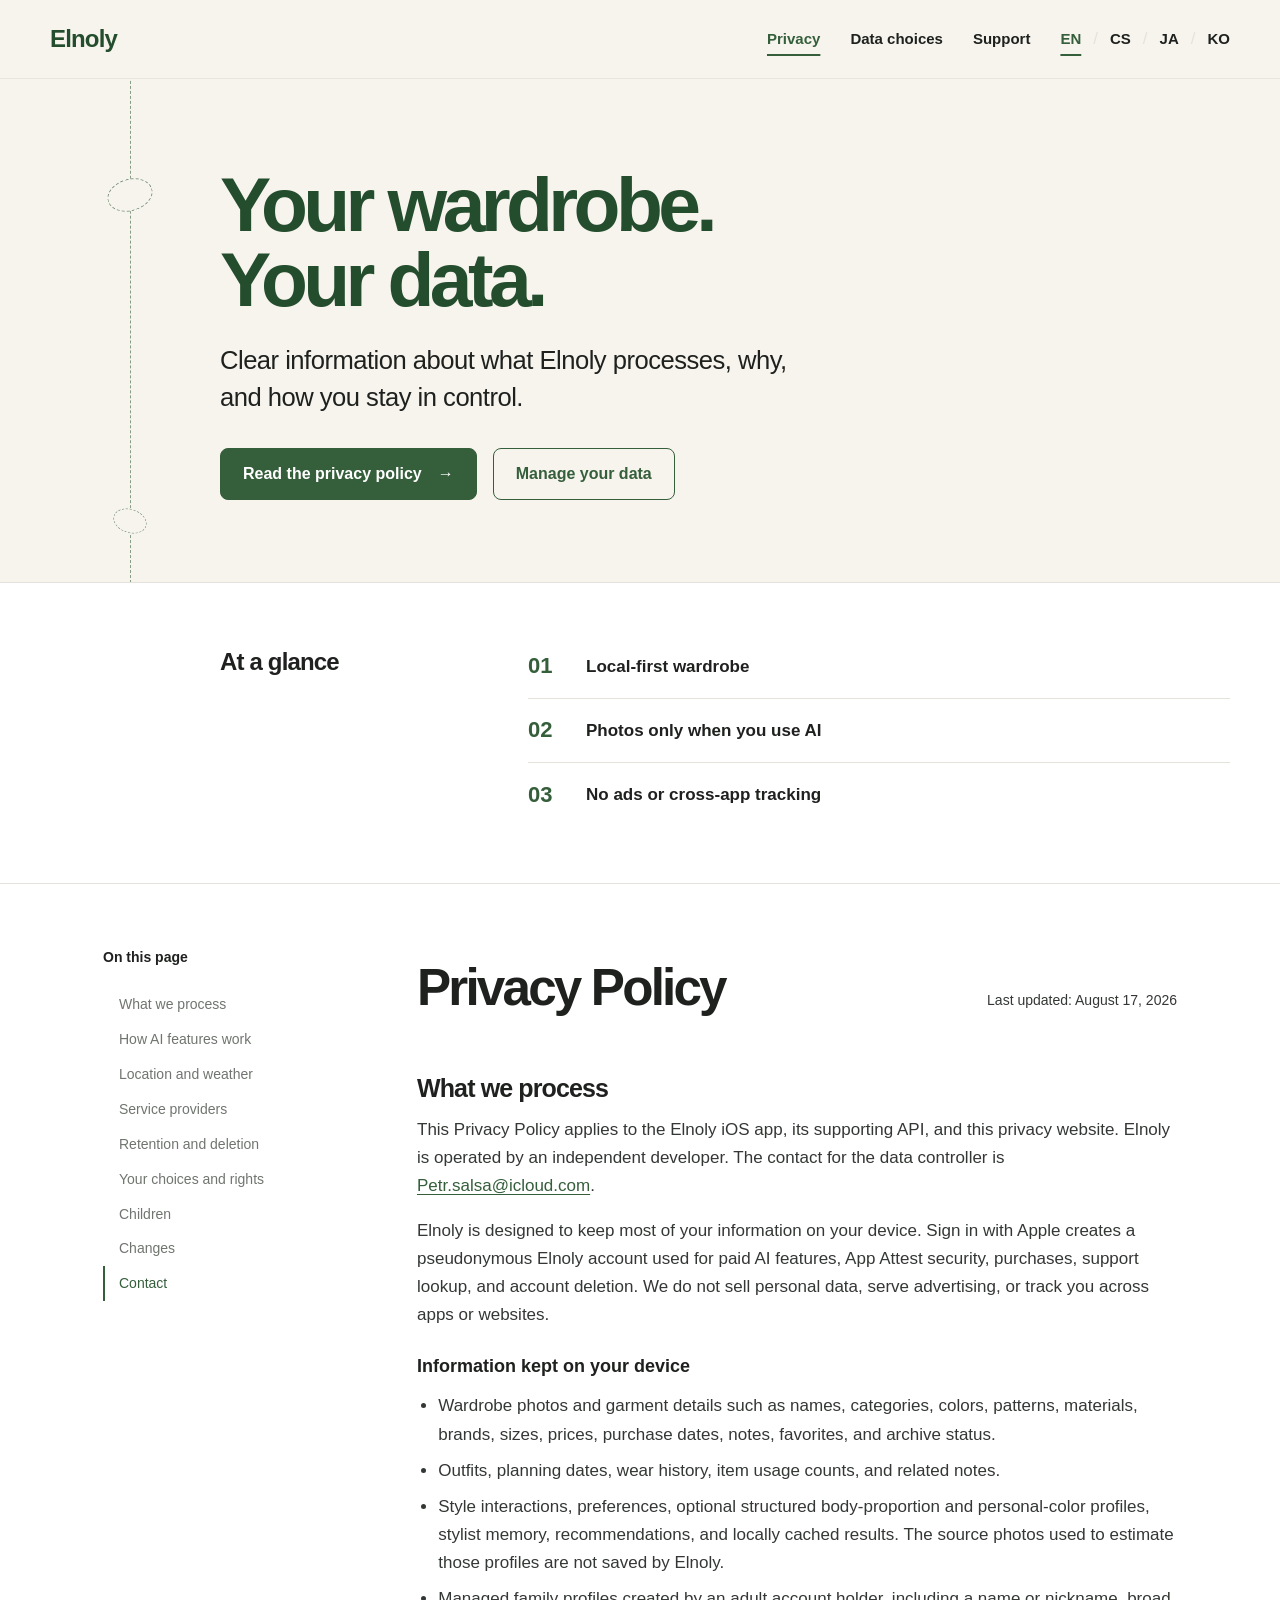
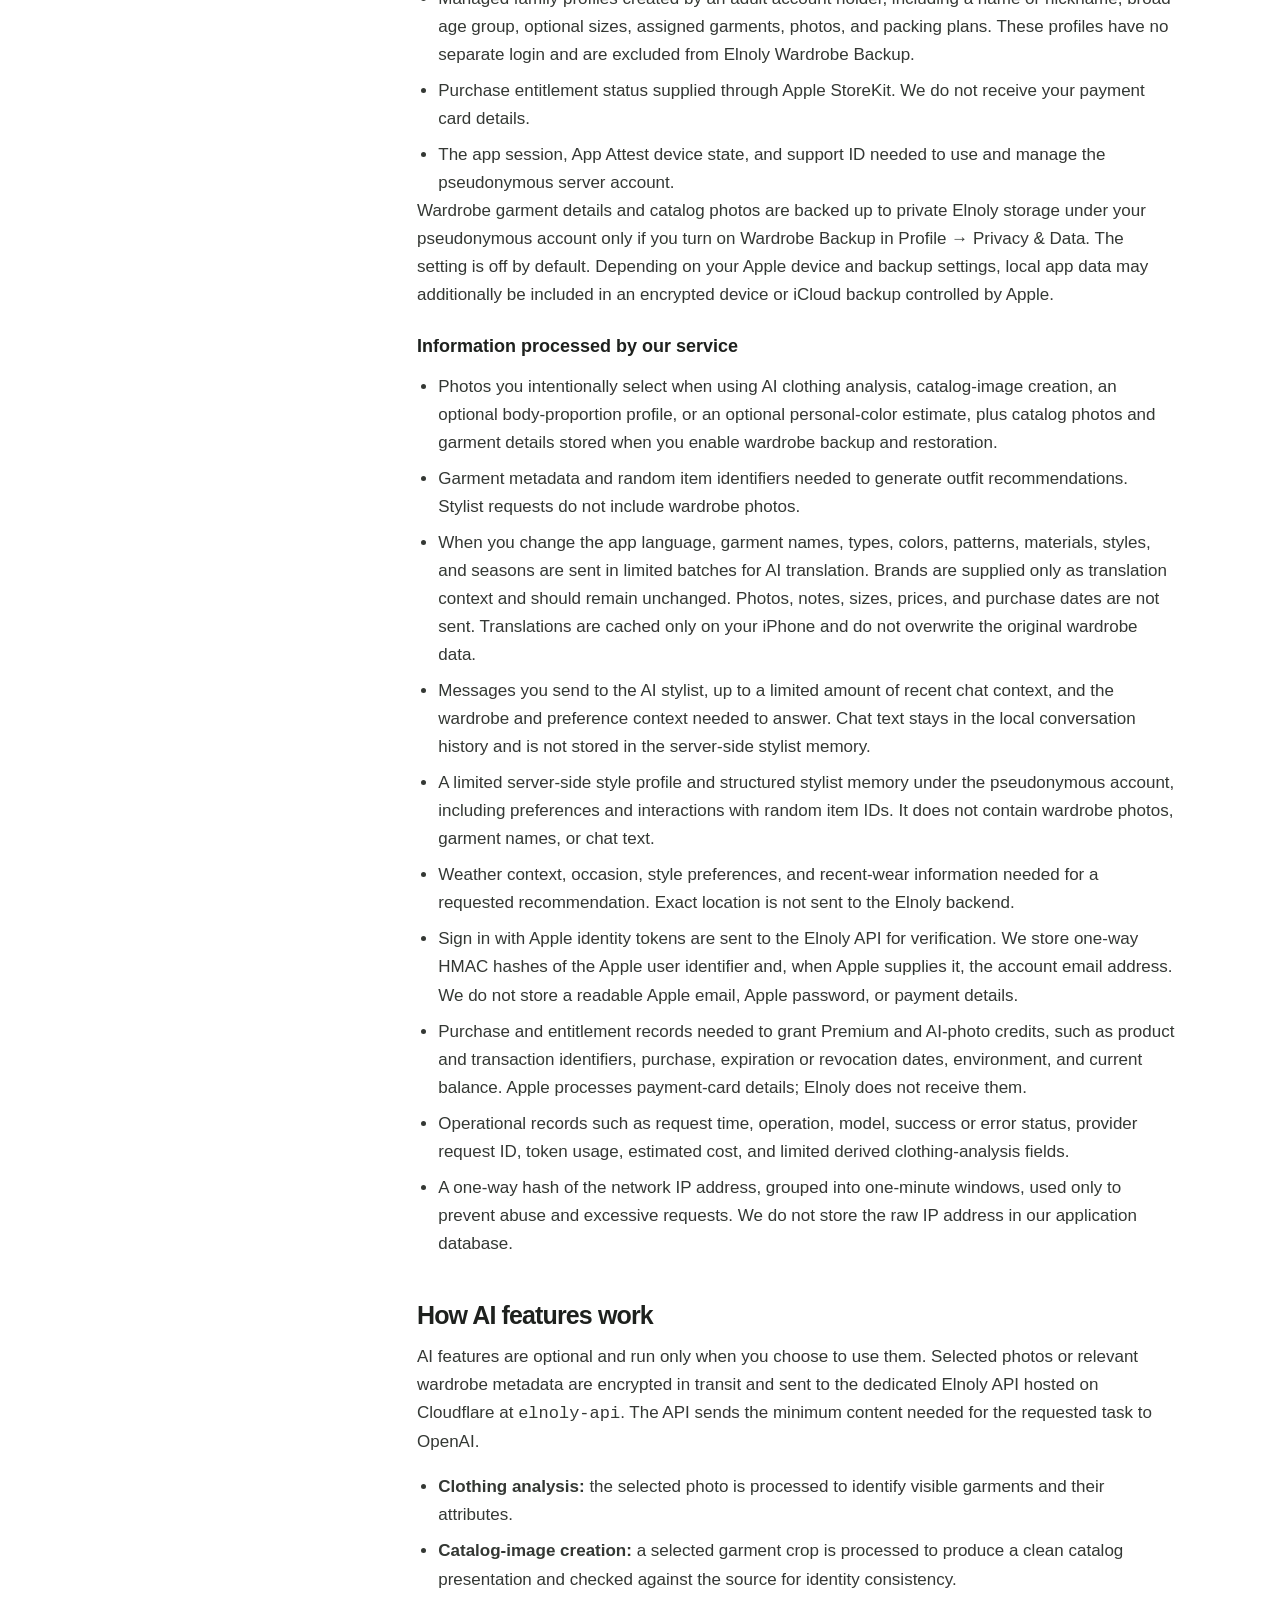
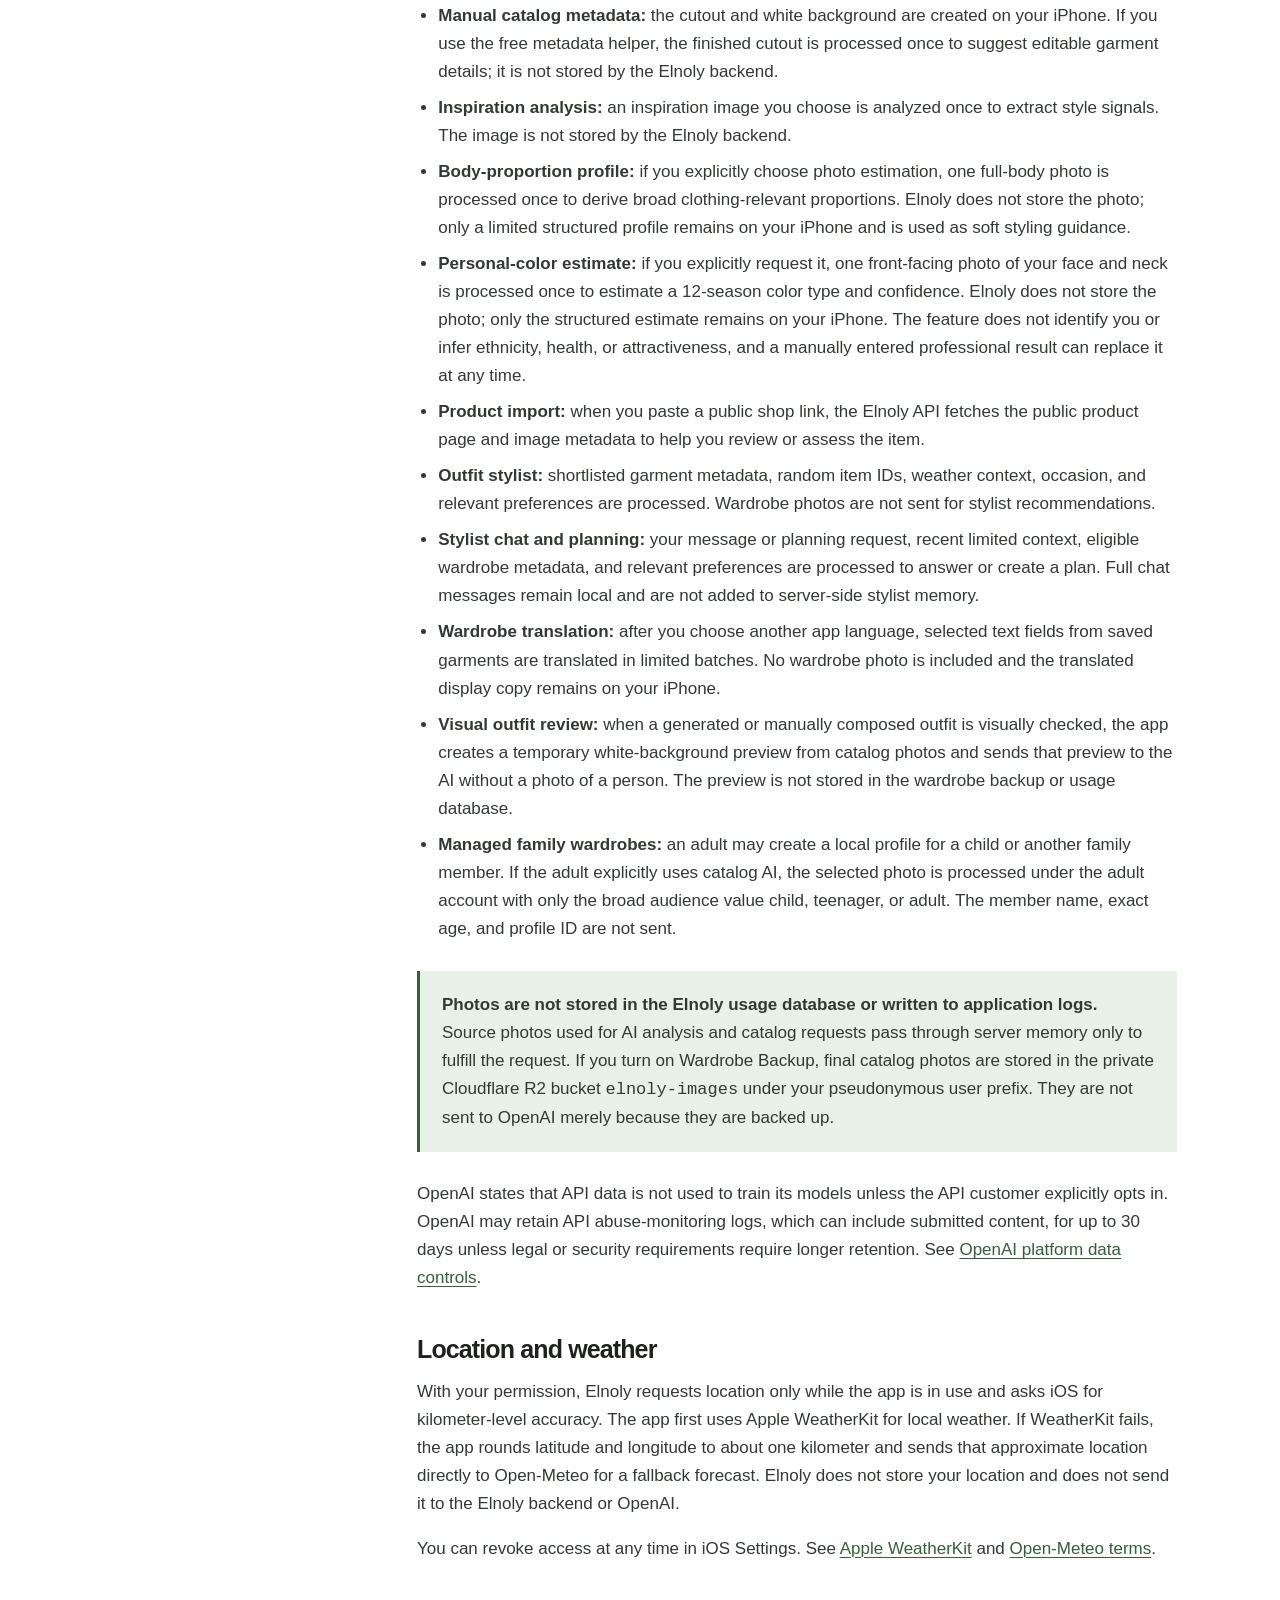
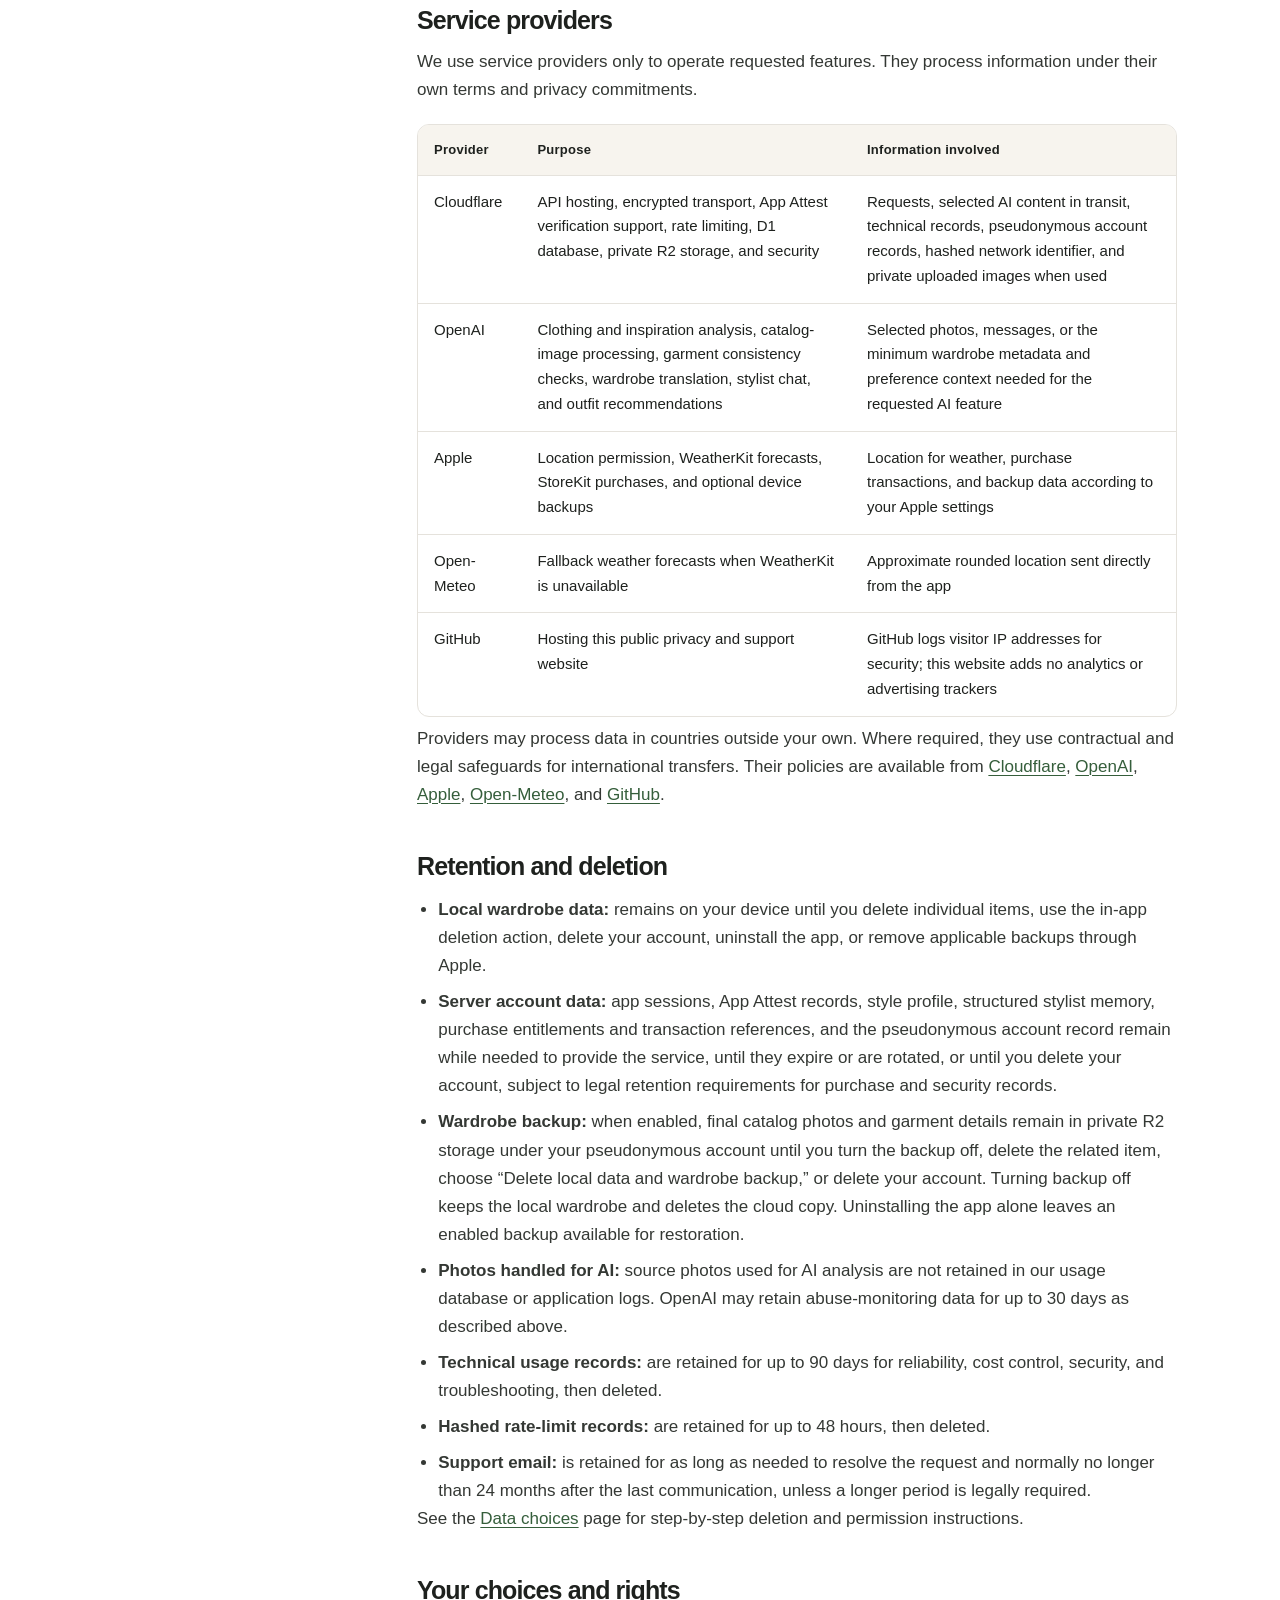
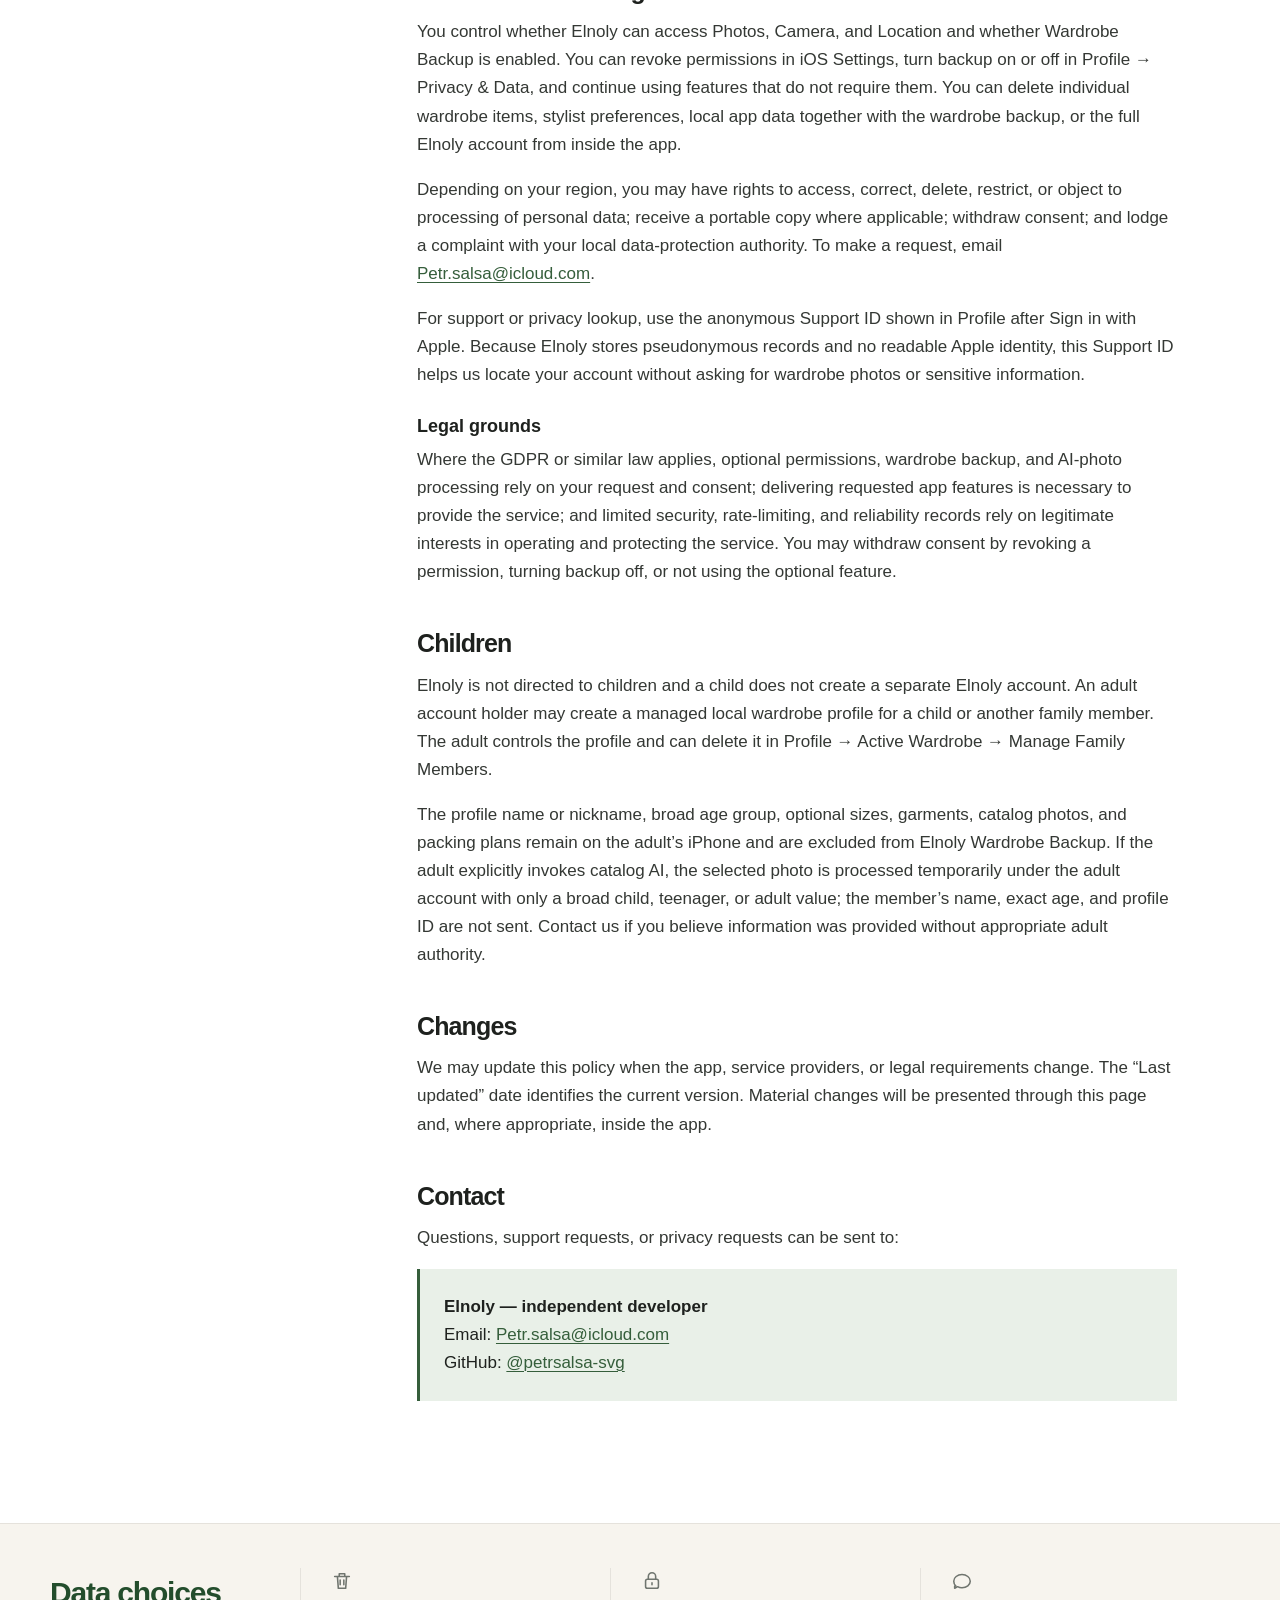
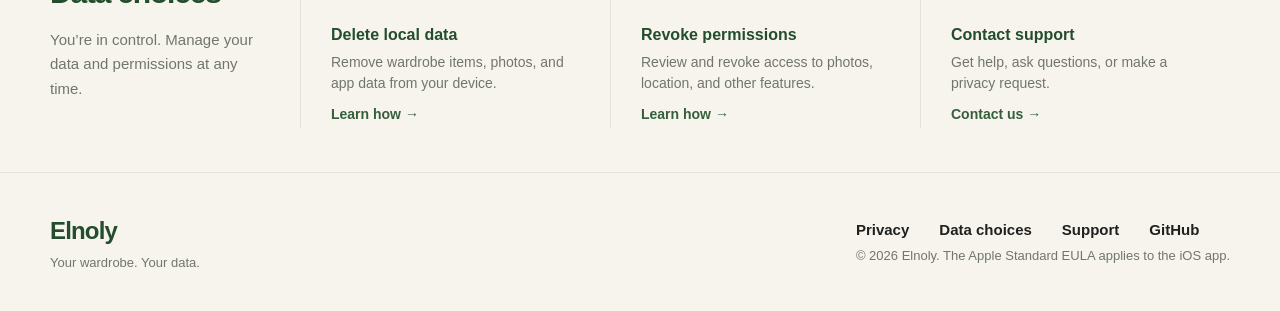
<file: index.html>
<!doctype html>
<html lang="en">
<head>
  <meta charset="utf-8">
  <meta name="viewport" content="width=device-width, initial-scale=1">
  <meta name="description" content="Privacy Policy, data choices, and support information for the Elnoly iOS app.">
  <meta name="theme-color" content="#f7f4ee">
  <meta property="og:title" content="Elnoly — Privacy Policy">
  <meta property="og:description" content="Clear information about what Elnoly processes, why, and how you stay in control.">
  <meta property="og:type" content="website">
  <meta property="og:url" content="https://petrsalsa-svg.github.io/Elnoly-Privacy/">
  <link rel="canonical" href="https://petrsalsa-svg.github.io/Elnoly-Privacy/">
  <link rel="alternate" hreflang="en" href="https://petrsalsa-svg.github.io/Elnoly-Privacy/">
  <link rel="alternate" hreflang="cs" href="https://petrsalsa-svg.github.io/Elnoly-Privacy/cs/">
  <link rel="alternate" hreflang="ja" href="https://petrsalsa-svg.github.io/Elnoly-Privacy/ja/">
  <link rel="alternate" hreflang="ko" href="https://petrsalsa-svg.github.io/Elnoly-Privacy/ko/">
  <link rel="stylesheet" href="./assets/styles.css">
  <script src="./assets/site.js" defer></script>
  <title>Elnoly — Privacy Policy</title>
</head>
<body>
  <a class="skip-link" href="#main">Skip to content</a>
  <header class="site-header">
    <div class="header-inner">
      <a class="brand" href="./" aria-label="Elnoly privacy home">Elnoly</a>
      <nav class="desktop-nav" aria-label="Primary navigation">
        <a href="./" aria-current="page">Privacy</a>
        <a href="./data-choices/">Data choices</a>
        <a href="./support/">Support</a>
      </nav>
      <button class="menu-button" type="button" aria-expanded="false" aria-controls="mobile-navigation" data-menu-button>
        <svg viewBox="0 0 24 24" aria-hidden="true"><path d="M4 7h16M4 12h16M4 17h16"/></svg>
        Menu
      </button>
      <nav class="language-nav" aria-label="Language">
        <a href="./" aria-current="page" lang="en">EN</a><span aria-hidden="true">/</span><a href="./cs/" lang="cs">CS</a><span aria-hidden="true">/</span><a href="./ja/" lang="ja">JA</a><span aria-hidden="true">/</span><a href="./ko/" lang="ko">KO</a>
      </nav>
      <nav class="mobile-nav" id="mobile-navigation" aria-label="Mobile navigation" data-mobile-nav>
        <a href="./" aria-current="page">Privacy</a>
        <a href="./data-choices/">Data choices</a>
        <a href="./support/">Support</a>
      </nav>
    </div>
  </header>

  <main id="main">
    <section class="hero" aria-labelledby="hero-title">
      <div class="hero-inner">
        <div class="seam" aria-hidden="true"></div>
        <div class="hero-copy">
          <h1 id="hero-title">Your wardrobe.<br>Your data.</h1>
          <p class="hero-lede">Clear information about what Elnoly processes, why, and how you stay in control.</p>
          <div class="actions">
            <a class="button button-primary" href="#privacy-policy">Read the privacy policy <span aria-hidden="true">→</span></a>
            <a class="button button-secondary" href="./data-choices/">Manage your data</a>
          </div>
        </div>
      </div>
    </section>

    <section class="glance" aria-labelledby="glance-title">
      <div class="glance-inner">
        <h2 id="glance-title">At a glance</h2>
        <ol class="glance-list">
          <li class="glance-item">
            <span class="glance-number" aria-hidden="true">01</span>
            <span class="glance-icon" aria-hidden="true"><svg viewBox="0 0 24 24"><path d="M3 11.5 12 4l9 7.5M5.5 10v10h13V10M9.5 20v-6h5v6"/></svg></span>
            <span class="glance-text">Local-first wardrobe</span>
          </li>
          <li class="glance-item">
            <span class="glance-number" aria-hidden="true">02</span>
            <span class="glance-icon" aria-hidden="true"><svg viewBox="0 0 24 24"><path d="M4 8.5h3l1.2-2h7.6l1.2 2h3a2 2 0 0 1 2 2v8a2 2 0 0 1-2 2H4a2 2 0 0 1-2-2v-8a2 2 0 0 1 2-2Z"/><circle cx="12" cy="14" r="4"/></svg></span>
            <span class="glance-text">Photos only when you use AI</span>
          </li>
          <li class="glance-item">
            <span class="glance-number" aria-hidden="true">03</span>
            <span class="glance-icon" aria-hidden="true"><svg viewBox="0 0 24 24"><path d="M12 3 4.5 6v5.5c0 4.7 3.1 7.8 7.5 9.5 4.4-1.7 7.5-4.8 7.5-9.5V6L12 3Z"/><path d="m8.8 12.1 2 2 4.5-4.5"/></svg></span>
            <span class="glance-text">No ads or cross-app tracking</span>
          </li>
        </ol>
      </div>
    </section>

    <section class="policy" id="privacy-policy" aria-labelledby="policy-title">
      <div class="policy-shell">
        <aside class="toc" aria-label="On this page">
          <p class="toc-title">On this page</p>
          <ol>
            <li><a class="is-active" href="#what-we-process">What we process</a></li>
            <li><a href="#ai-features">How AI features work</a></li>
            <li><a href="#location-weather">Location and weather</a></li>
            <li><a href="#service-providers">Service providers</a></li>
            <li><a href="#retention-deletion">Retention and deletion</a></li>
            <li><a href="#choices-rights">Your choices and rights</a></li>
            <li><a href="#children">Children</a></li>
            <li><a href="#changes">Changes</a></li>
            <li><a href="#contact">Contact</a></li>
          </ol>
        </aside>

        <article class="policy-article">
          <div class="policy-heading">
            <h2 id="policy-title">Privacy Policy</h2>
            <p class="updated">Last updated: August 17, 2026</p>
          </div>

          <details class="mobile-toc">
            <summary>On this page <span aria-hidden="true">⌄</span></summary>
            <nav aria-label="Policy sections">
              <a href="#what-we-process">What we process</a>
              <a href="#ai-features">How AI features work</a>
              <a href="#location-weather">Location and weather</a>
              <a href="#service-providers">Service providers</a>
              <a href="#retention-deletion">Retention and deletion</a>
              <a href="#choices-rights">Your choices and rights</a>
              <a href="#children">Children</a>
              <a href="#changes">Changes</a>
              <a href="#contact">Contact</a>
            </nav>
          </details>

          <section id="what-we-process">
            <h3>What we process</h3>
            <p>This Privacy Policy applies to the Elnoly iOS app, its supporting API, and this privacy website. Elnoly is operated by an independent developer. The contact for the data controller is <a href="mailto:Petr.salsa@icloud.com">Petr.salsa@icloud.com</a>.</p>
            <p>Elnoly is designed to keep most of your information on your device. Sign in with Apple creates a pseudonymous Elnoly account used for paid AI features, App Attest security, purchases, support lookup, and account deletion. We do not sell personal data, serve advertising, or track you across apps or websites.</p>

            <h4>Information kept on your device</h4>
            <ul>
              <li>Wardrobe photos and garment details such as names, categories, colors, patterns, materials, brands, sizes, prices, purchase dates, notes, favorites, and archive status.</li>
              <li>Outfits, planning dates, wear history, item usage counts, and related notes.</li>
              <li>Style interactions, preferences, optional structured body-proportion and personal-color profiles, stylist memory, recommendations, and locally cached results. The source photos used to estimate those profiles are not saved by Elnoly.</li>
              <li>Managed family profiles created by an adult account holder, including a name or nickname, broad age group, optional sizes, assigned garments, photos, and packing plans. These profiles have no separate login and are excluded from Elnoly Wardrobe Backup.</li>
              <li>Purchase entitlement status supplied through Apple StoreKit. We do not receive your payment card details.</li>
              <li>The app session, App Attest device state, and support ID needed to use and manage the pseudonymous server account.</li>
            </ul>
            <p>Wardrobe garment details and catalog photos are backed up to private Elnoly storage under your pseudonymous account only if you turn on Wardrobe Backup in Profile → Privacy &amp; Data. The setting is off by default. Depending on your Apple device and backup settings, local app data may additionally be included in an encrypted device or iCloud backup controlled by Apple.</p>

            <h4>Information processed by our service</h4>
            <ul>
              <li>Photos you intentionally select when using AI clothing analysis, catalog-image creation, an optional body-proportion profile, or an optional personal-color estimate, plus catalog photos and garment details stored when you enable wardrobe backup and restoration.</li>
              <li>Garment metadata and random item identifiers needed to generate outfit recommendations. Stylist requests do not include wardrobe photos.</li>
              <li>When you change the app language, garment names, types, colors, patterns, materials, styles, and seasons are sent in limited batches for AI translation. Brands are supplied only as translation context and should remain unchanged. Photos, notes, sizes, prices, and purchase dates are not sent. Translations are cached only on your iPhone and do not overwrite the original wardrobe data.</li>
              <li>Messages you send to the AI stylist, up to a limited amount of recent chat context, and the wardrobe and preference context needed to answer. Chat text stays in the local conversation history and is not stored in the server-side stylist memory.</li>
              <li>A limited server-side style profile and structured stylist memory under the pseudonymous account, including preferences and interactions with random item IDs. It does not contain wardrobe photos, garment names, or chat text.</li>
              <li>Weather context, occasion, style preferences, and recent-wear information needed for a requested recommendation. Exact location is not sent to the Elnoly backend.</li>
              <li>Sign in with Apple identity tokens are sent to the Elnoly API for verification. We store one-way HMAC hashes of the Apple user identifier and, when Apple supplies it, the account email address. We do not store a readable Apple email, Apple password, or payment details.</li>
              <li>Purchase and entitlement records needed to grant Premium and AI-photo credits, such as product and transaction identifiers, purchase, expiration or revocation dates, environment, and current balance. Apple processes payment-card details; Elnoly does not receive them.</li>
              <li>Operational records such as request time, operation, model, success or error status, provider request ID, token usage, estimated cost, and limited derived clothing-analysis fields.</li>
              <li>A one-way hash of the network IP address, grouped into one-minute windows, used only to prevent abuse and excessive requests. We do not store the raw IP address in our application database.</li>
            </ul>
          </section>

          <section id="ai-features">
            <h3>How AI features work</h3>
            <p>AI features are optional and run only when you choose to use them. Selected photos or relevant wardrobe metadata are encrypted in transit and sent to the dedicated Elnoly API hosted on Cloudflare at <code>elnoly-api</code>. The API sends the minimum content needed for the requested task to OpenAI.</p>
            <ul>
              <li><strong>Clothing analysis:</strong> the selected photo is processed to identify visible garments and their attributes.</li>
              <li><strong>Catalog-image creation:</strong> a selected garment crop is processed to produce a clean catalog presentation and checked against the source for identity consistency.</li>
              <li><strong>Manual catalog metadata:</strong> the cutout and white background are created on your iPhone. If you use the free metadata helper, the finished cutout is processed once to suggest editable garment details; it is not stored by the Elnoly backend.</li>
              <li><strong>Inspiration analysis:</strong> an inspiration image you choose is analyzed once to extract style signals. The image is not stored by the Elnoly backend.</li>
              <li><strong>Body-proportion profile:</strong> if you explicitly choose photo estimation, one full-body photo is processed once to derive broad clothing-relevant proportions. Elnoly does not store the photo; only a limited structured profile remains on your iPhone and is used as soft styling guidance.</li>
              <li><strong>Personal-color estimate:</strong> if you explicitly request it, one front-facing photo of your face and neck is processed once to estimate a 12-season color type and confidence. Elnoly does not store the photo; only the structured estimate remains on your iPhone. The feature does not identify you or infer ethnicity, health, or attractiveness, and a manually entered professional result can replace it at any time.</li>
              <li><strong>Product import:</strong> when you paste a public shop link, the Elnoly API fetches the public product page and image metadata to help you review or assess the item.</li>
              <li><strong>Outfit stylist:</strong> shortlisted garment metadata, random item IDs, weather context, occasion, and relevant preferences are processed. Wardrobe photos are not sent for stylist recommendations.</li>
              <li><strong>Stylist chat and planning:</strong> your message or planning request, recent limited context, eligible wardrobe metadata, and relevant preferences are processed to answer or create a plan. Full chat messages remain local and are not added to server-side stylist memory.</li>
              <li><strong>Wardrobe translation:</strong> after you choose another app language, selected text fields from saved garments are translated in limited batches. No wardrobe photo is included and the translated display copy remains on your iPhone.</li>
              <li><strong>Visual outfit review:</strong> when a generated or manually composed outfit is visually checked, the app creates a temporary white-background preview from catalog photos and sends that preview to the AI without a photo of a person. The preview is not stored in the wardrobe backup or usage database.</li>
              <li><strong>Managed family wardrobes:</strong> an adult may create a local profile for a child or another family member. If the adult explicitly uses catalog AI, the selected photo is processed under the adult account with only the broad audience value child, teenager, or adult. The member name, exact age, and profile ID are not sent.</li>
            </ul>
            <div class="notice">
              <p><strong>Photos are not stored in the Elnoly usage database or written to application logs.</strong> Source photos used for AI analysis and catalog requests pass through server memory only to fulfill the request. If you turn on Wardrobe Backup, final catalog photos are stored in the private Cloudflare R2 bucket <code>elnoly-images</code> under your pseudonymous user prefix. They are not sent to OpenAI merely because they are backed up.</p>
            </div>
            <p>OpenAI states that API data is not used to train its models unless the API customer explicitly opts in. OpenAI may retain API abuse-monitoring logs, which can include submitted content, for up to 30 days unless legal or security requirements require longer retention. See <a href="https://platform.openai.com/docs/models/default-usage-policies-by-endpoint" rel="external">OpenAI platform data controls</a>.</p>
          </section>

          <section id="location-weather">
            <h3>Location and weather</h3>
            <p>With your permission, Elnoly requests location only while the app is in use and asks iOS for kilometer-level accuracy. The app first uses Apple WeatherKit for local weather. If WeatherKit fails, the app rounds latitude and longitude to about one kilometer and sends that approximate location directly to Open-Meteo for a fallback forecast. Elnoly does not store your location and does not send it to the Elnoly backend or OpenAI.</p>
            <p>You can revoke access at any time in iOS Settings. See <a href="https://developer.apple.com/weatherkit/" rel="external">Apple WeatherKit</a> and <a href="https://open-meteo.com/en/terms" rel="external">Open-Meteo terms</a>.</p>
          </section>

          <section id="service-providers">
            <h3>Service providers</h3>
            <p>We use service providers only to operate requested features. They process information under their own terms and privacy commitments.</p>
            <div class="table-wrap" role="region" aria-label="Service providers" tabindex="0">
              <table>
                <thead><tr><th>Provider</th><th>Purpose</th><th>Information involved</th></tr></thead>
                <tbody>
                  <tr><td>Cloudflare</td><td>API hosting, encrypted transport, App Attest verification support, rate limiting, D1 database, private R2 storage, and security</td><td>Requests, selected AI content in transit, technical records, pseudonymous account records, hashed network identifier, and private uploaded images when used</td></tr>
                  <tr><td>OpenAI</td><td>Clothing and inspiration analysis, catalog-image processing, garment consistency checks, wardrobe translation, stylist chat, and outfit recommendations</td><td>Selected photos, messages, or the minimum wardrobe metadata and preference context needed for the requested AI feature</td></tr>
                  <tr><td>Apple</td><td>Location permission, WeatherKit forecasts, StoreKit purchases, and optional device backups</td><td>Location for weather, purchase transactions, and backup data according to your Apple settings</td></tr>
                  <tr><td>Open-Meteo</td><td>Fallback weather forecasts when WeatherKit is unavailable</td><td>Approximate rounded location sent directly from the app</td></tr>
                  <tr><td>GitHub</td><td>Hosting this public privacy and support website</td><td>GitHub logs visitor IP addresses for security; this website adds no analytics or advertising trackers</td></tr>
                </tbody>
              </table>
            </div>
            <p>Providers may process data in countries outside your own. Where required, they use contractual and legal safeguards for international transfers. Their policies are available from <a href="https://www.cloudflare.com/privacypolicy/" rel="external">Cloudflare</a>, <a href="https://openai.com/policies/privacy-policy/" rel="external">OpenAI</a>, <a href="https://www.apple.com/legal/privacy/" rel="external">Apple</a>, <a href="https://open-meteo.com/en/terms" rel="external">Open-Meteo</a>, and <a href="https://docs.github.com/en/site-policy/privacy-policies/github-general-privacy-statement" rel="external">GitHub</a>.</p>
          </section>

          <section id="retention-deletion">
            <h3>Retention and deletion</h3>
            <ul>
              <li><strong>Local wardrobe data:</strong> remains on your device until you delete individual items, use the in-app deletion action, delete your account, uninstall the app, or remove applicable backups through Apple.</li>
              <li><strong>Server account data:</strong> app sessions, App Attest records, style profile, structured stylist memory, purchase entitlements and transaction references, and the pseudonymous account record remain while needed to provide the service, until they expire or are rotated, or until you delete your account, subject to legal retention requirements for purchase and security records.</li>
              <li><strong>Wardrobe backup:</strong> when enabled, final catalog photos and garment details remain in private R2 storage under your pseudonymous account until you turn the backup off, delete the related item, choose “Delete local data and wardrobe backup,” or delete your account. Turning backup off keeps the local wardrobe and deletes the cloud copy. Uninstalling the app alone leaves an enabled backup available for restoration.</li>
              <li><strong>Photos handled for AI:</strong> source photos used for AI analysis are not retained in our usage database or application logs. OpenAI may retain abuse-monitoring data for up to 30 days as described above.</li>
              <li><strong>Technical usage records:</strong> are retained for up to 90 days for reliability, cost control, security, and troubleshooting, then deleted.</li>
              <li><strong>Hashed rate-limit records:</strong> are retained for up to 48 hours, then deleted.</li>
              <li><strong>Support email:</strong> is retained for as long as needed to resolve the request and normally no longer than 24 months after the last communication, unless a longer period is legally required.</li>
            </ul>
            <p>See the <a href="./data-choices/">Data choices</a> page for step-by-step deletion and permission instructions.</p>
          </section>

          <section id="choices-rights">
            <h3>Your choices and rights</h3>
            <p>You control whether Elnoly can access Photos, Camera, and Location and whether Wardrobe Backup is enabled. You can revoke permissions in iOS Settings, turn backup on or off in Profile → Privacy &amp; Data, and continue using features that do not require them. You can delete individual wardrobe items, stylist preferences, local app data together with the wardrobe backup, or the full Elnoly account from inside the app.</p>
            <p>Depending on your region, you may have rights to access, correct, delete, restrict, or object to processing of personal data; receive a portable copy where applicable; withdraw consent; and lodge a complaint with your local data-protection authority. To make a request, email <a href="mailto:Petr.salsa@icloud.com?subject=Elnoly%20privacy%20request">Petr.salsa@icloud.com</a>.</p>
            <p>For support or privacy lookup, use the anonymous Support ID shown in Profile after Sign in with Apple. Because Elnoly stores pseudonymous records and no readable Apple identity, this Support ID helps us locate your account without asking for wardrobe photos or sensitive information.</p>
            <h4>Legal grounds</h4>
            <p>Where the GDPR or similar law applies, optional permissions, wardrobe backup, and AI-photo processing rely on your request and consent; delivering requested app features is necessary to provide the service; and limited security, rate-limiting, and reliability records rely on legitimate interests in operating and protecting the service. You may withdraw consent by revoking a permission, turning backup off, or not using the optional feature.</p>
          </section>

          <section id="children">
            <h3>Children</h3>
            <p>Elnoly is not directed to children and a child does not create a separate Elnoly account. An adult account holder may create a managed local wardrobe profile for a child or another family member. The adult controls the profile and can delete it in Profile → Active Wardrobe → Manage Family Members.</p>
            <p>The profile name or nickname, broad age group, optional sizes, garments, catalog photos, and packing plans remain on the adult’s iPhone and are excluded from Elnoly Wardrobe Backup. If the adult explicitly invokes catalog AI, the selected photo is processed temporarily under the adult account with only a broad child, teenager, or adult value; the member’s name, exact age, and profile ID are not sent. Contact us if you believe information was provided without appropriate adult authority.</p>
          </section>

          <section id="changes">
            <h3>Changes</h3>
            <p>We may update this policy when the app, service providers, or legal requirements change. The “Last updated” date identifies the current version. Material changes will be presented through this page and, where appropriate, inside the app.</p>
          </section>

          <section id="contact">
            <h3>Contact</h3>
            <p>Questions, support requests, or privacy requests can be sent to:</p>
            <div class="contact-block">
              <strong>Elnoly — independent developer</strong><br>
              Email: <a href="mailto:Petr.salsa@icloud.com">Petr.salsa@icloud.com</a><br>
              GitHub: <a href="https://github.com/petrsalsa-svg" rel="external">@petrsalsa-svg</a>
            </div>
          </section>
        </article>
      </div>
    </section>

    <section class="choices" aria-labelledby="choices-title">
      <div class="choices-inner">
        <div class="choices-intro"><h2 id="choices-title">Data choices</h2><p>You’re in control. Manage your data and permissions at any time.</p></div>
        <a class="choice-link" href="./data-choices/#delete-local">
          <span class="choice-icon" aria-hidden="true"><svg viewBox="0 0 24 24"><path d="M4 7h16M9 7V4h6v3M7 7l1 13h8l1-13M10 11v5M14 11v5"/></svg></span>
          <strong>Delete local data</strong><span>Remove wardrobe items, photos, and app data from your device.</span><em>Learn how →</em>
        </a>
        <a class="choice-link" href="./data-choices/#permissions">
          <span class="choice-icon" aria-hidden="true"><svg viewBox="0 0 24 24"><rect x="5" y="10" width="14" height="10" rx="2"/><path d="M8 10V7a4 4 0 0 1 8 0v3M12 14v2"/></svg></span>
          <strong>Revoke permissions</strong><span>Review and revoke access to photos, location, and other features.</span><em>Learn how →</em>
        </a>
        <a class="choice-link" href="./support/">
          <span class="choice-icon" aria-hidden="true"><svg viewBox="0 0 24 24"><path d="M4 17.5V20l3.2-1.8a9.8 9.8 0 0 0 4.8 1.2c5 0 9-3.2 9-7.2S17 5 12 5s-9 3.2-9 7.2c0 2 .8 3.8 2.2 5.1"/></svg></span>
          <strong>Contact support</strong><span>Get help, ask questions, or make a privacy request.</span><em>Contact us →</em>
        </a>
      </div>
    </section>
  </main>

  <footer class="site-footer">
    <div class="footer-inner">
      <div class="footer-brand"><a class="brand" href="./">Elnoly</a><p>Your wardrobe. Your data.</p></div>
      <div class="footer-meta">
        <nav class="footer-nav" aria-label="Footer navigation">
          <a href="./">Privacy</a><a href="./data-choices/">Data choices</a><a href="./support/">Support</a><a href="https://github.com/petrsalsa-svg/Elnoly-Privacy">GitHub</a>
        </nav>
        <p class="copyright">© 2026 Elnoly. The Apple Standard EULA applies to the iOS app.</p>
      </div>
    </div>
  </footer>
</body>
</html>
</file>
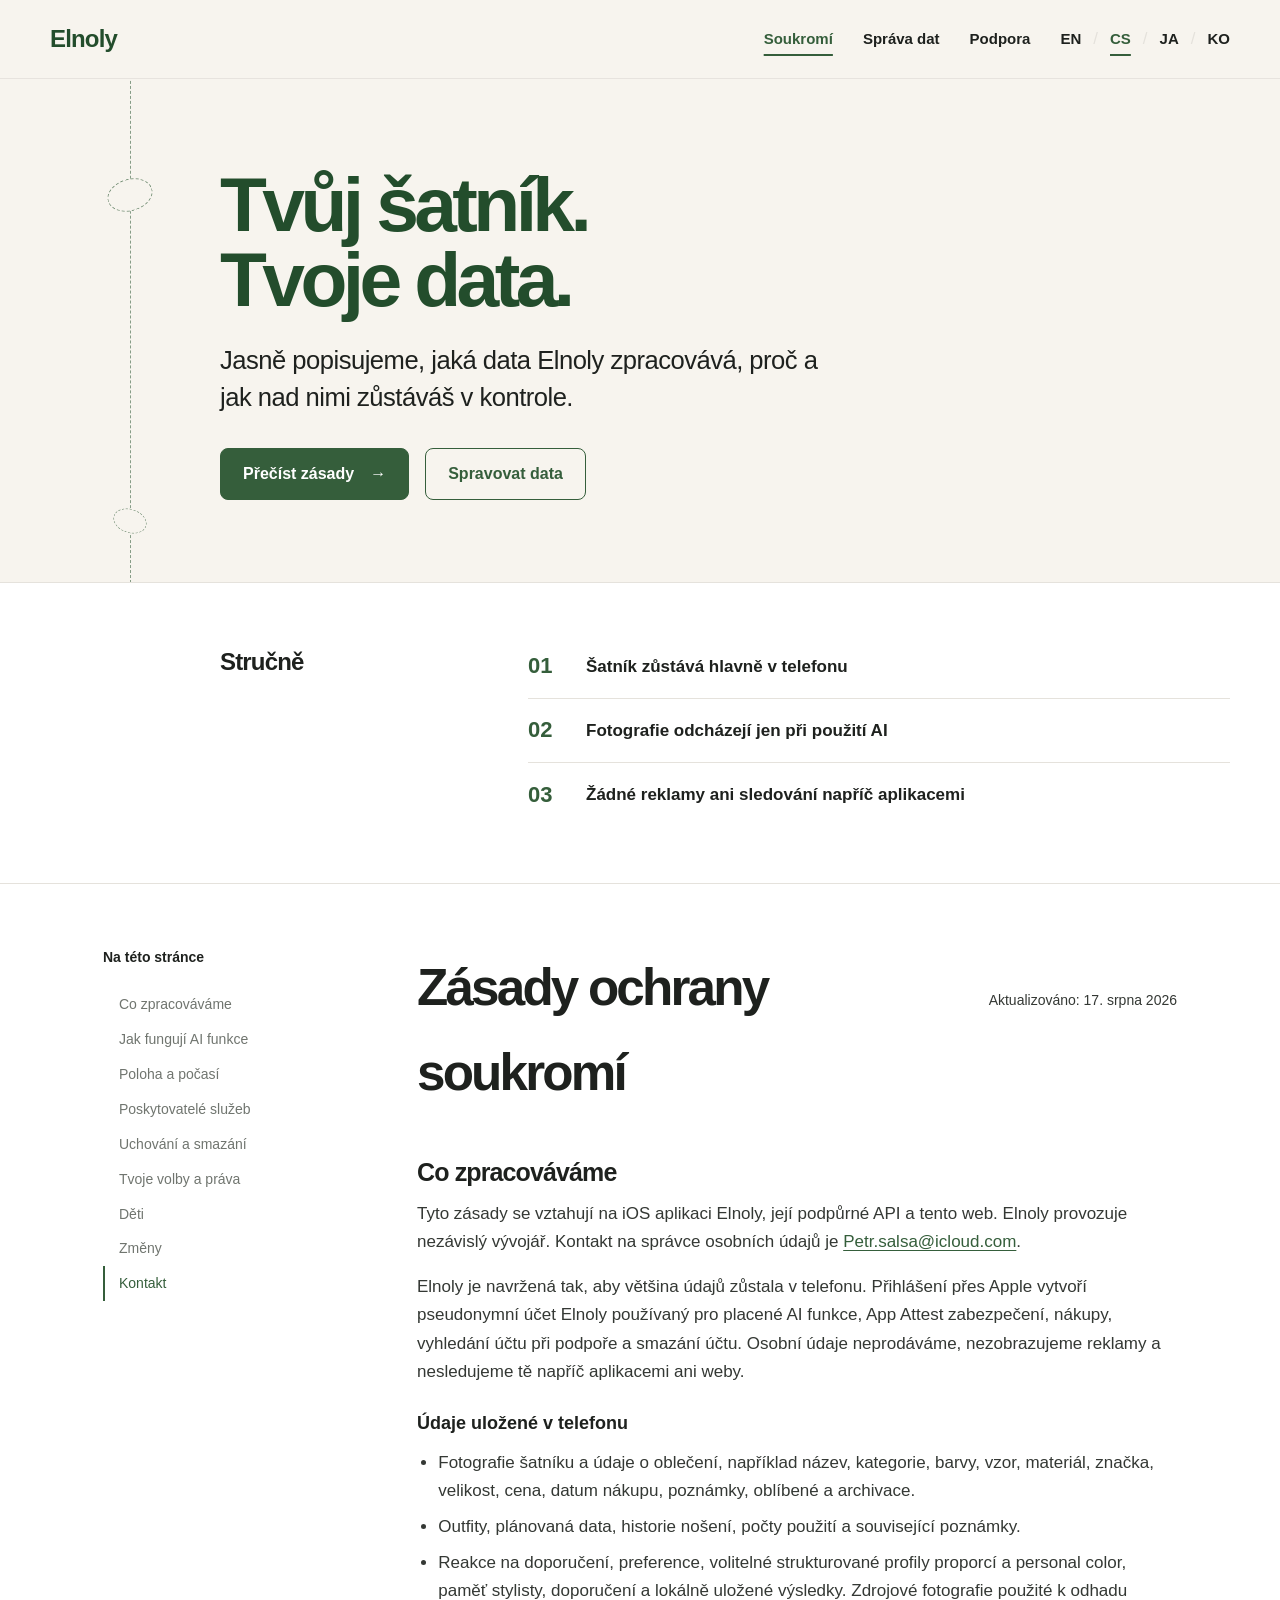
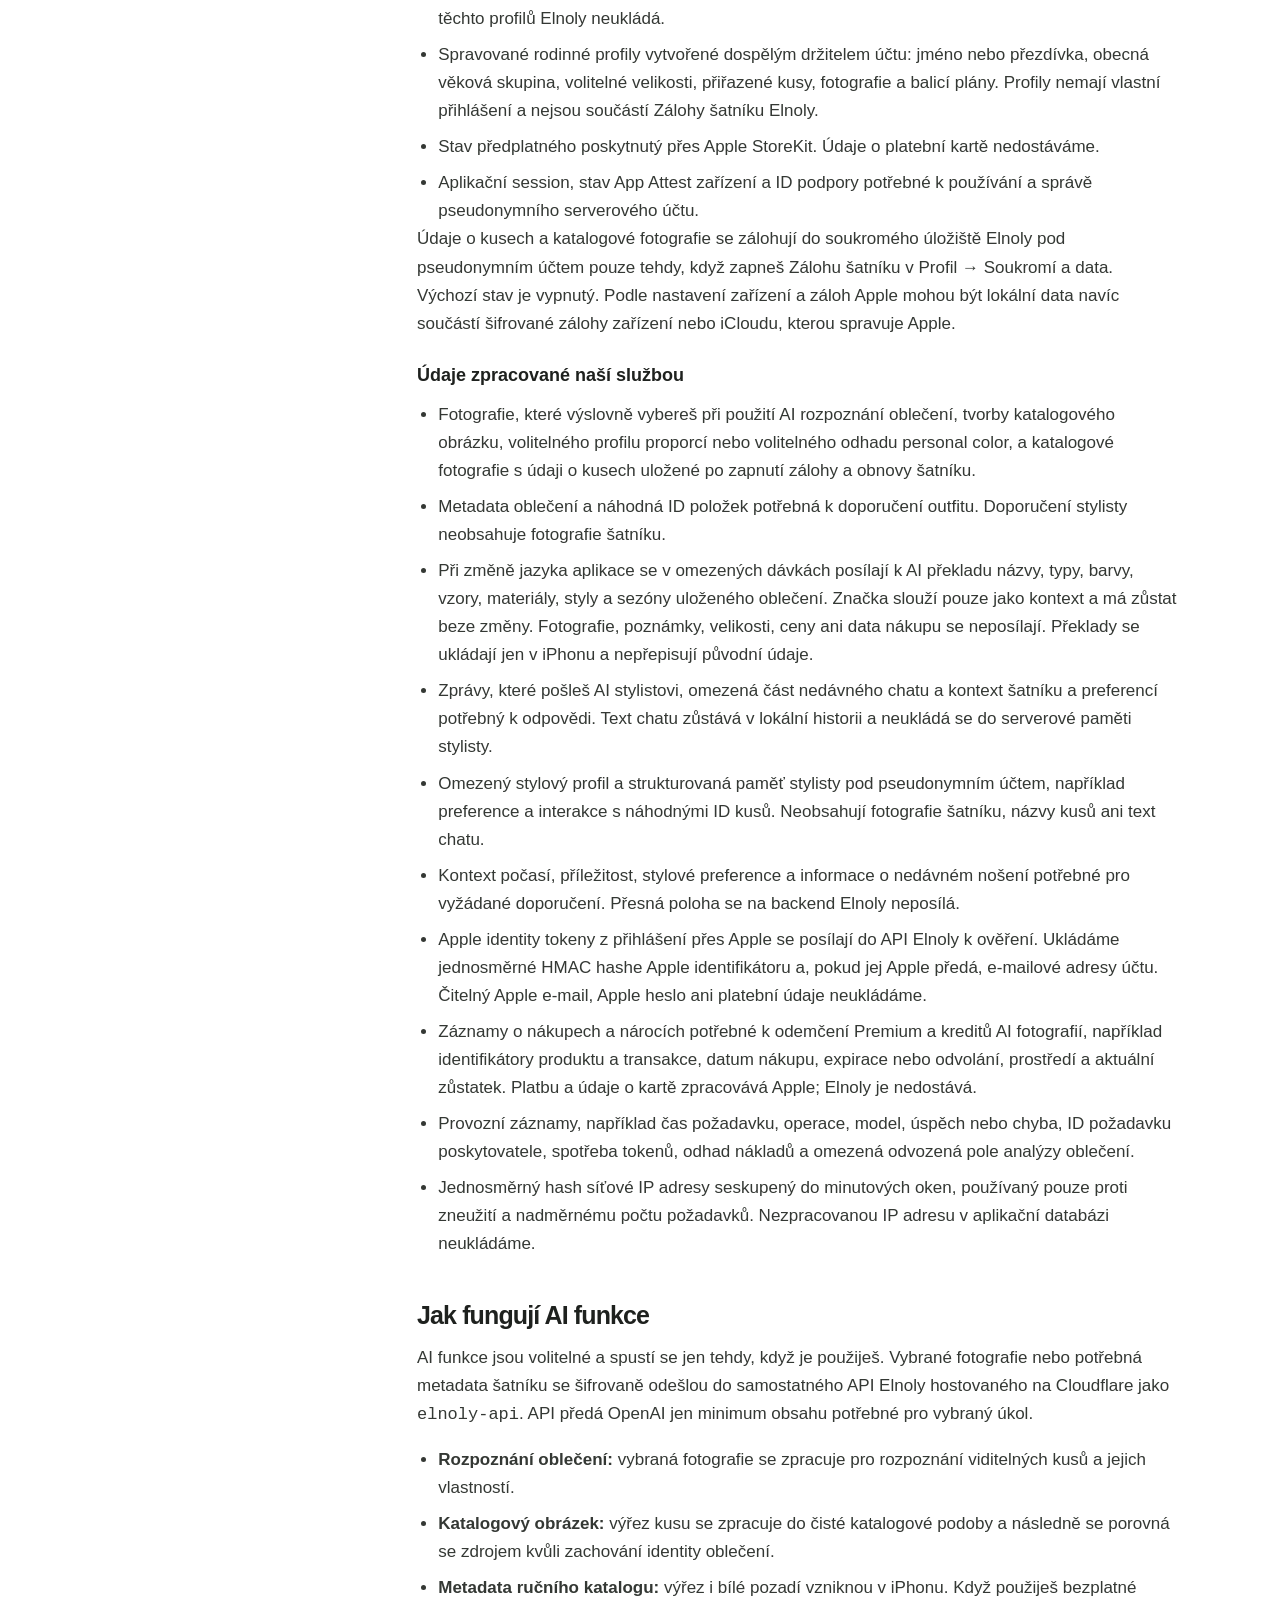
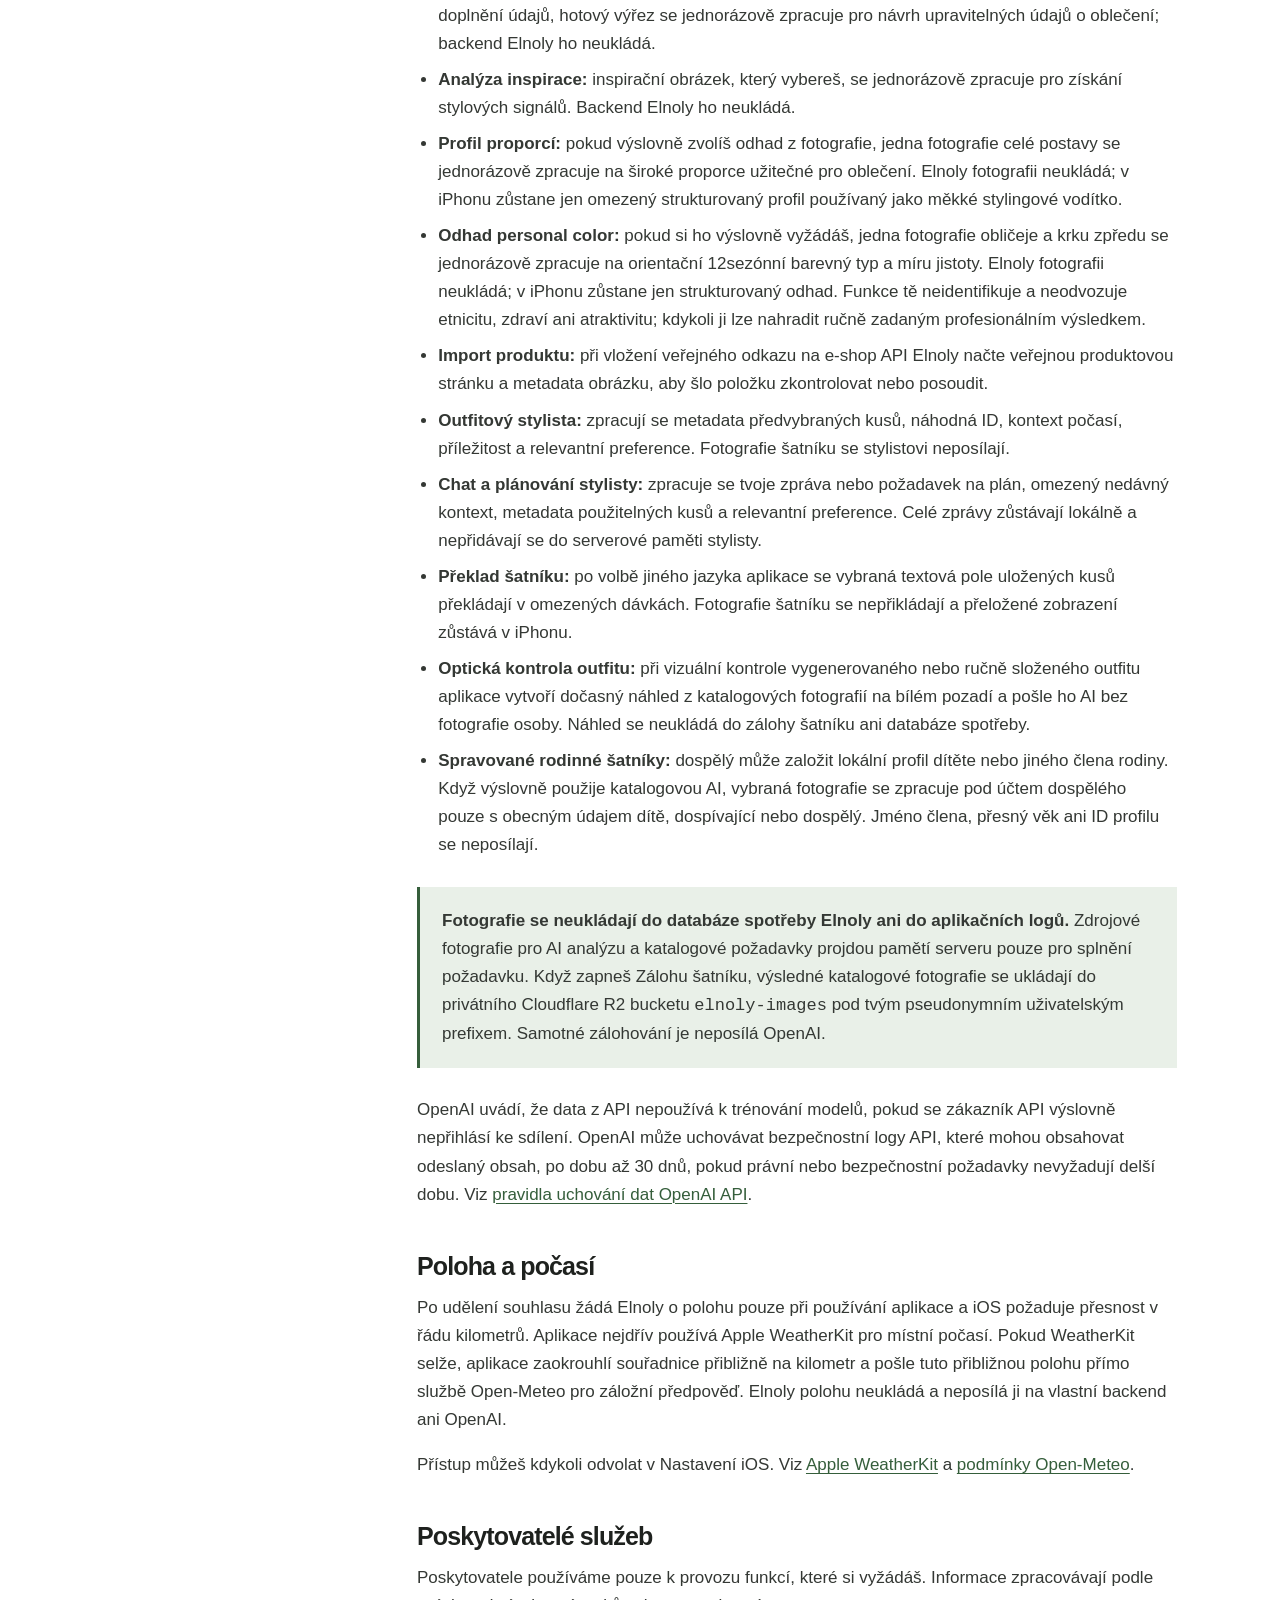
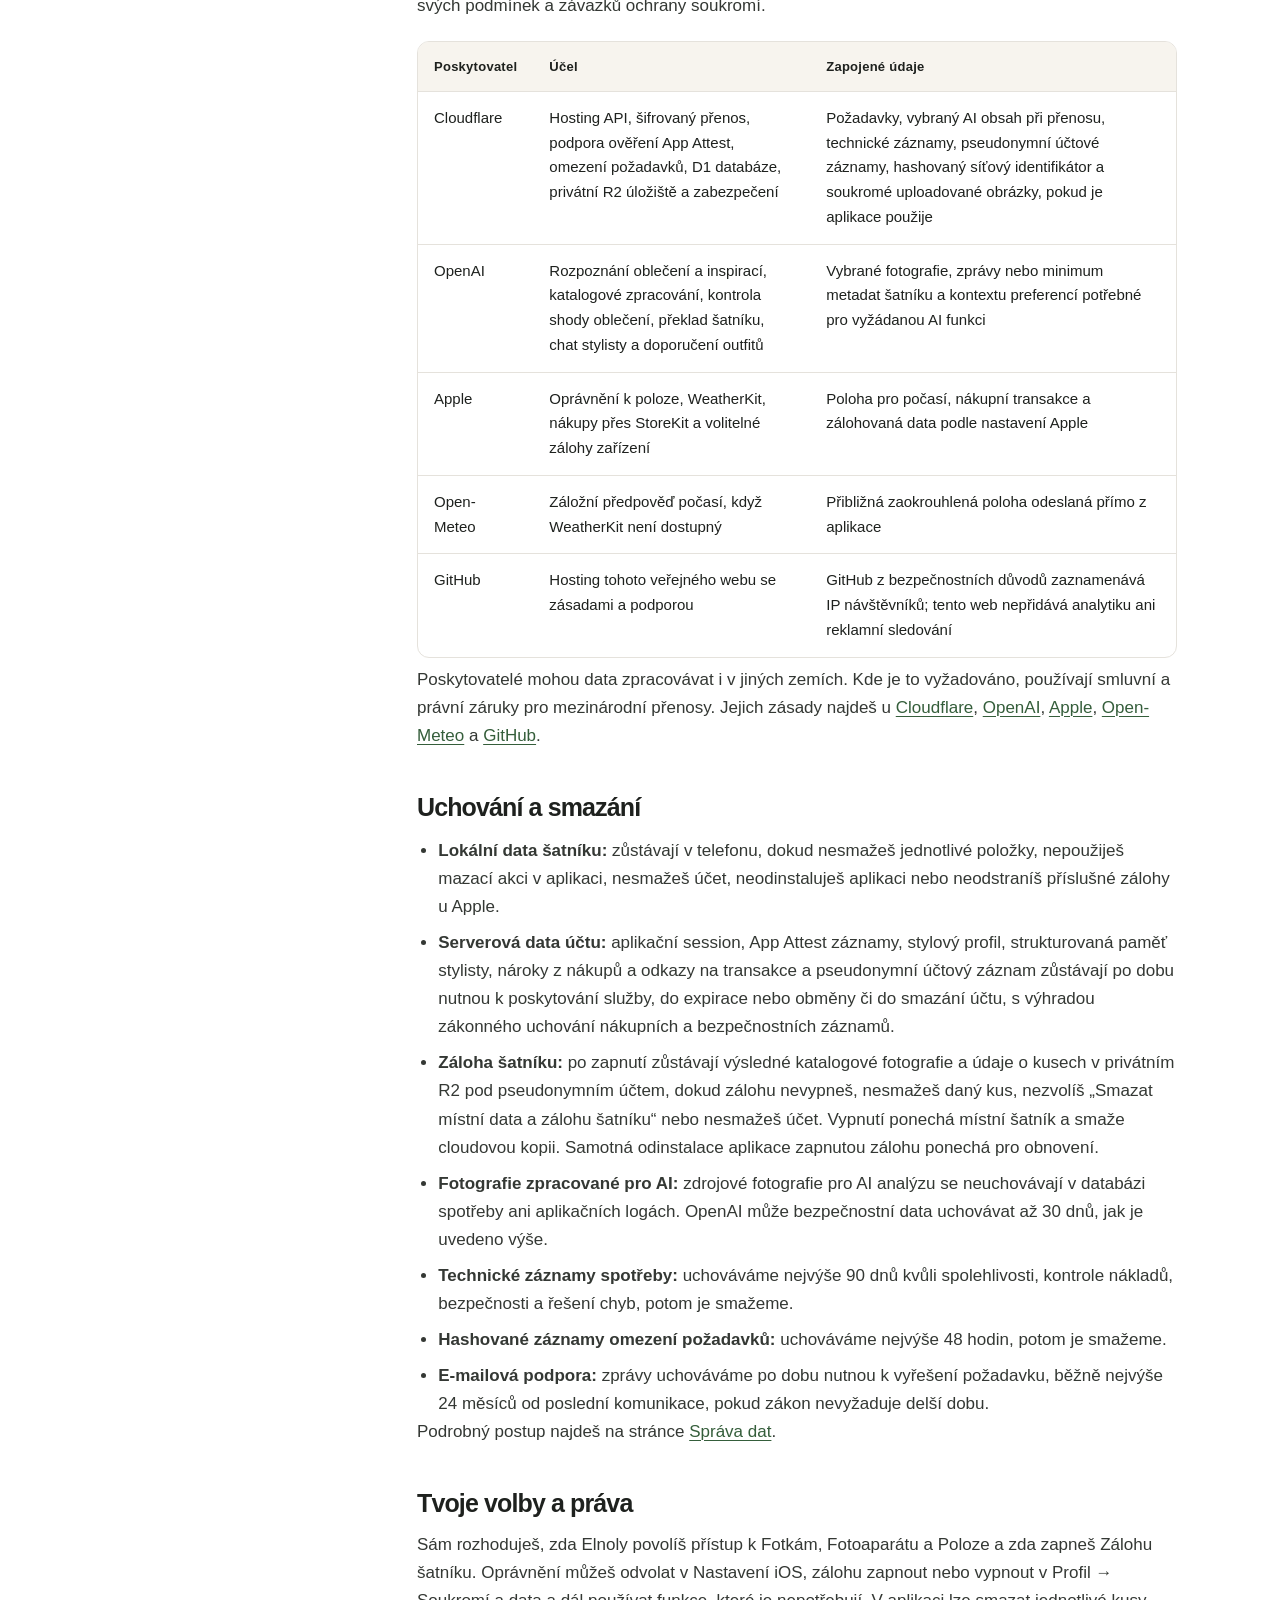
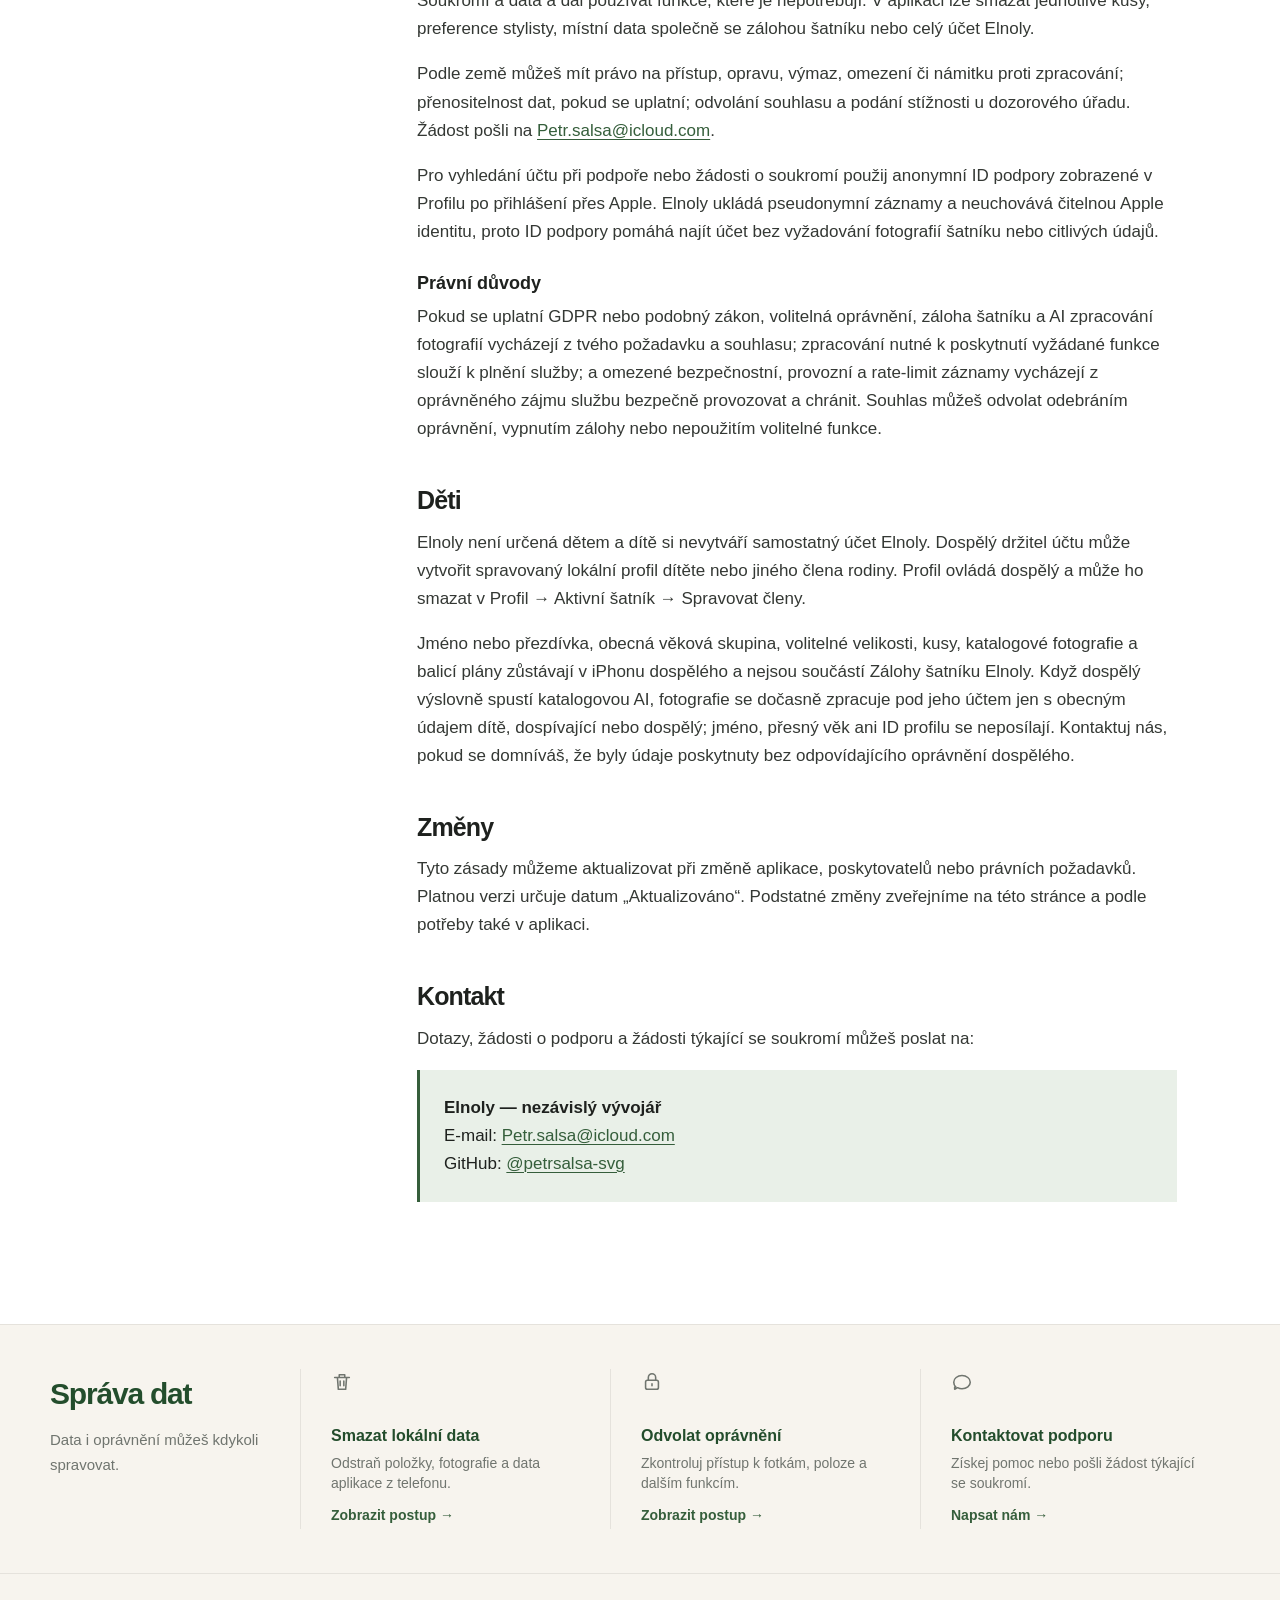
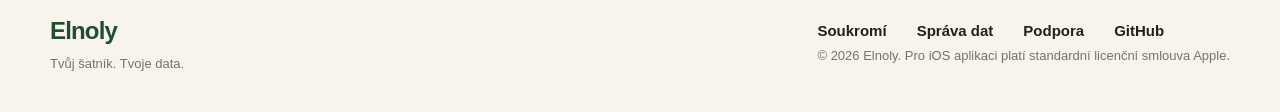
<file: cs/index.html>
<!doctype html>
<html lang="cs">
<head>
  <meta charset="utf-8">
  <meta name="viewport" content="width=device-width, initial-scale=1">
  <meta name="description" content="Zásady ochrany soukromí, volby správy dat a podpora pro iOS aplikaci Elnoly.">
  <meta name="theme-color" content="#f7f4ee">
  <meta property="og:title" content="Elnoly — Zásady ochrany soukromí">
  <meta property="og:description" content="Jasně popisujeme, jaká data Elnoly zpracovává, proč a jak nad nimi zůstáváš v kontrole.">
  <meta property="og:type" content="website">
  <meta property="og:url" content="https://petrsalsa-svg.github.io/Elnoly-Privacy/cs/">
  <link rel="canonical" href="https://petrsalsa-svg.github.io/Elnoly-Privacy/cs/">
  <link rel="alternate" hreflang="en" href="https://petrsalsa-svg.github.io/Elnoly-Privacy/">
  <link rel="alternate" hreflang="cs" href="https://petrsalsa-svg.github.io/Elnoly-Privacy/cs/">
  <link rel="alternate" hreflang="ja" href="https://petrsalsa-svg.github.io/Elnoly-Privacy/ja/">
  <link rel="alternate" hreflang="ko" href="https://petrsalsa-svg.github.io/Elnoly-Privacy/ko/">
  <link rel="stylesheet" href="../assets/styles.css">
  <script src="../assets/site.js" defer></script>
  <title>Elnoly — Zásady ochrany soukromí</title>
</head>
<body>
  <a class="skip-link" href="#main">Přeskočit na obsah</a>
  <header class="site-header">
    <div class="header-inner">
      <a class="brand" href="./" aria-label="Elnoly — soukromí">Elnoly</a>
      <nav class="desktop-nav" aria-label="Hlavní navigace">
        <a href="./" aria-current="page">Soukromí</a>
        <a href="./data-choices/">Správa dat</a>
        <a href="./support/">Podpora</a>
      </nav>
      <button class="menu-button" type="button" aria-expanded="false" aria-controls="mobile-navigation" data-menu-button>
        <svg viewBox="0 0 24 24" aria-hidden="true"><path d="M4 7h16M4 12h16M4 17h16"/></svg>
        Menu
      </button>
      <nav class="language-nav" aria-label="Jazyk">
        <a href="../" lang="en">EN</a><span aria-hidden="true">/</span><a href="./" aria-current="page" lang="cs">CS</a><span aria-hidden="true">/</span><a href="../ja/" lang="ja">JA</a><span aria-hidden="true">/</span><a href="../ko/" lang="ko">KO</a>
      </nav>
      <nav class="mobile-nav" id="mobile-navigation" aria-label="Mobilní navigace" data-mobile-nav>
        <a href="./" aria-current="page">Soukromí</a>
        <a href="./data-choices/">Správa dat</a>
        <a href="./support/">Podpora</a>
      </nav>
    </div>
  </header>

  <main id="main">
    <section class="hero" aria-labelledby="hero-title">
      <div class="hero-inner">
        <div class="seam" aria-hidden="true"></div>
        <div class="hero-copy">
          <h1 id="hero-title">Tvůj šatník.<br>Tvoje data.</h1>
          <p class="hero-lede">Jasně popisujeme, jaká data Elnoly zpracovává, proč a jak nad nimi zůstáváš v kontrole.</p>
          <div class="actions">
            <a class="button button-primary" href="#privacy-policy">Přečíst zásady <span aria-hidden="true">→</span></a>
            <a class="button button-secondary" href="./data-choices/">Spravovat data</a>
          </div>
        </div>
      </div>
    </section>

    <section class="glance" aria-labelledby="glance-title">
      <div class="glance-inner">
        <h2 id="glance-title">Stručně</h2>
        <ol class="glance-list">
          <li class="glance-item">
            <span class="glance-number" aria-hidden="true">01</span>
            <span class="glance-icon" aria-hidden="true"><svg viewBox="0 0 24 24"><path d="M3 11.5 12 4l9 7.5M5.5 10v10h13V10M9.5 20v-6h5v6"/></svg></span>
            <span class="glance-text">Šatník zůstává hlavně v telefonu</span>
          </li>
          <li class="glance-item">
            <span class="glance-number" aria-hidden="true">02</span>
            <span class="glance-icon" aria-hidden="true"><svg viewBox="0 0 24 24"><path d="M4 8.5h3l1.2-2h7.6l1.2 2h3a2 2 0 0 1 2 2v8a2 2 0 0 1-2 2H4a2 2 0 0 1-2-2v-8a2 2 0 0 1 2-2Z"/><circle cx="12" cy="14" r="4"/></svg></span>
            <span class="glance-text">Fotografie odcházejí jen při použití AI</span>
          </li>
          <li class="glance-item">
            <span class="glance-number" aria-hidden="true">03</span>
            <span class="glance-icon" aria-hidden="true"><svg viewBox="0 0 24 24"><path d="M12 3 4.5 6v5.5c0 4.7 3.1 7.8 7.5 9.5 4.4-1.7 7.5-4.8 7.5-9.5V6L12 3Z"/><path d="m8.8 12.1 2 2 4.5-4.5"/></svg></span>
            <span class="glance-text">Žádné reklamy ani sledování napříč aplikacemi</span>
          </li>
        </ol>
      </div>
    </section>

    <section class="policy" id="privacy-policy" aria-labelledby="policy-title">
      <div class="policy-shell">
        <aside class="toc" aria-label="Obsah stránky">
          <p class="toc-title">Na této stránce</p>
          <ol>
            <li><a class="is-active" href="#what-we-process">Co zpracováváme</a></li>
            <li><a href="#ai-features">Jak fungují AI funkce</a></li>
            <li><a href="#location-weather">Poloha a počasí</a></li>
            <li><a href="#service-providers">Poskytovatelé služeb</a></li>
            <li><a href="#retention-deletion">Uchování a smazání</a></li>
            <li><a href="#choices-rights">Tvoje volby a práva</a></li>
            <li><a href="#children">Děti</a></li>
            <li><a href="#changes">Změny</a></li>
            <li><a href="#contact">Kontakt</a></li>
          </ol>
        </aside>

        <article class="policy-article">
          <div class="policy-heading">
            <h2 id="policy-title">Zásady ochrany soukromí</h2>
            <p class="updated">Aktualizováno: 17. srpna 2026</p>
          </div>

          <details class="mobile-toc">
            <summary>Na této stránce <span aria-hidden="true">⌄</span></summary>
            <nav aria-label="Části zásad">
              <a href="#what-we-process">Co zpracováváme</a>
              <a href="#ai-features">Jak fungují AI funkce</a>
              <a href="#location-weather">Poloha a počasí</a>
              <a href="#service-providers">Poskytovatelé služeb</a>
              <a href="#retention-deletion">Uchování a smazání</a>
              <a href="#choices-rights">Tvoje volby a práva</a>
              <a href="#children">Děti</a>
              <a href="#changes">Změny</a>
              <a href="#contact">Kontakt</a>
            </nav>
          </details>

          <section id="what-we-process">
            <h3>Co zpracováváme</h3>
            <p>Tyto zásady se vztahují na iOS aplikaci Elnoly, její podpůrné API a tento web. Elnoly provozuje nezávislý vývojář. Kontakt na správce osobních údajů je <a href="mailto:Petr.salsa@icloud.com">Petr.salsa@icloud.com</a>.</p>
            <p>Elnoly je navržená tak, aby většina údajů zůstala v telefonu. Přihlášení přes Apple vytvoří pseudonymní účet Elnoly používaný pro placené AI funkce, App Attest zabezpečení, nákupy, vyhledání účtu při podpoře a smazání účtu. Osobní údaje neprodáváme, nezobrazujeme reklamy a nesledujeme tě napříč aplikacemi ani weby.</p>

            <h4>Údaje uložené v telefonu</h4>
            <ul>
              <li>Fotografie šatníku a údaje o oblečení, například název, kategorie, barvy, vzor, materiál, značka, velikost, cena, datum nákupu, poznámky, oblíbené a archivace.</li>
              <li>Outfity, plánovaná data, historie nošení, počty použití a související poznámky.</li>
              <li>Reakce na doporučení, preference, volitelné strukturované profily proporcí a personal color, paměť stylisty, doporučení a lokálně uložené výsledky. Zdrojové fotografie použité k odhadu těchto profilů Elnoly neukládá.</li>
              <li>Spravované rodinné profily vytvořené dospělým držitelem účtu: jméno nebo přezdívka, obecná věková skupina, volitelné velikosti, přiřazené kusy, fotografie a balicí plány. Profily nemají vlastní přihlášení a nejsou součástí Zálohy šatníku Elnoly.</li>
              <li>Stav předplatného poskytnutý přes Apple StoreKit. Údaje o platební kartě nedostáváme.</li>
              <li>Aplikační session, stav App Attest zařízení a ID podpory potřebné k používání a správě pseudonymního serverového účtu.</li>
            </ul>
            <p>Údaje o kusech a katalogové fotografie se zálohují do soukromého úložiště Elnoly pod pseudonymním účtem pouze tehdy, když zapneš Zálohu šatníku v Profil → Soukromí a data. Výchozí stav je vypnutý. Podle nastavení zařízení a záloh Apple mohou být lokální data navíc součástí šifrované zálohy zařízení nebo iCloudu, kterou spravuje Apple.</p>

            <h4>Údaje zpracované naší službou</h4>
            <ul>
              <li>Fotografie, které výslovně vybereš při použití AI rozpoznání oblečení, tvorby katalogového obrázku, volitelného profilu proporcí nebo volitelného odhadu personal color, a katalogové fotografie s údaji o kusech uložené po zapnutí zálohy a obnovy šatníku.</li>
              <li>Metadata oblečení a náhodná ID položek potřebná k doporučení outfitu. Doporučení stylisty neobsahuje fotografie šatníku.</li>
              <li>Při změně jazyka aplikace se v omezených dávkách posílají k AI překladu názvy, typy, barvy, vzory, materiály, styly a sezóny uloženého oblečení. Značka slouží pouze jako kontext a má zůstat beze změny. Fotografie, poznámky, velikosti, ceny ani data nákupu se neposílají. Překlady se ukládají jen v iPhonu a nepřepisují původní údaje.</li>
              <li>Zprávy, které pošleš AI stylistovi, omezená část nedávného chatu a kontext šatníku a preferencí potřebný k odpovědi. Text chatu zůstává v lokální historii a neukládá se do serverové paměti stylisty.</li>
              <li>Omezený stylový profil a strukturovaná paměť stylisty pod pseudonymním účtem, například preference a interakce s náhodnými ID kusů. Neobsahují fotografie šatníku, názvy kusů ani text chatu.</li>
              <li>Kontext počasí, příležitost, stylové preference a informace o nedávném nošení potřebné pro vyžádané doporučení. Přesná poloha se na backend Elnoly neposílá.</li>
              <li>Apple identity tokeny z přihlášení přes Apple se posílají do API Elnoly k ověření. Ukládáme jednosměrné HMAC hashe Apple identifikátoru a, pokud jej Apple předá, e-mailové adresy účtu. Čitelný Apple e-mail, Apple heslo ani platební údaje neukládáme.</li>
              <li>Záznamy o nákupech a nárocích potřebné k odemčení Premium a kreditů AI fotografií, například identifikátory produktu a transakce, datum nákupu, expirace nebo odvolání, prostředí a aktuální zůstatek. Platbu a údaje o kartě zpracovává Apple; Elnoly je nedostává.</li>
              <li>Provozní záznamy, například čas požadavku, operace, model, úspěch nebo chyba, ID požadavku poskytovatele, spotřeba tokenů, odhad nákladů a omezená odvozená pole analýzy oblečení.</li>
              <li>Jednosměrný hash síťové IP adresy seskupený do minutových oken, používaný pouze proti zneužití a nadměrnému počtu požadavků. Nezpracovanou IP adresu v aplikační databázi neukládáme.</li>
            </ul>
          </section>

          <section id="ai-features">
            <h3>Jak fungují AI funkce</h3>
            <p>AI funkce jsou volitelné a spustí se jen tehdy, když je použiješ. Vybrané fotografie nebo potřebná metadata šatníku se šifrovaně odešlou do samostatného API Elnoly hostovaného na Cloudflare jako <code>elnoly-api</code>. API předá OpenAI jen minimum obsahu potřebné pro vybraný úkol.</p>
            <ul>
              <li><strong>Rozpoznání oblečení:</strong> vybraná fotografie se zpracuje pro rozpoznání viditelných kusů a jejich vlastností.</li>
              <li><strong>Katalogový obrázek:</strong> výřez kusu se zpracuje do čisté katalogové podoby a následně se porovná se zdrojem kvůli zachování identity oblečení.</li>
              <li><strong>Metadata ručního katalogu:</strong> výřez i bílé pozadí vzniknou v iPhonu. Když použiješ bezplatné doplnění údajů, hotový výřez se jednorázově zpracuje pro návrh upravitelných údajů o oblečení; backend Elnoly ho neukládá.</li>
              <li><strong>Analýza inspirace:</strong> inspirační obrázek, který vybereš, se jednorázově zpracuje pro získání stylových signálů. Backend Elnoly ho neukládá.</li>
              <li><strong>Profil proporcí:</strong> pokud výslovně zvolíš odhad z fotografie, jedna fotografie celé postavy se jednorázově zpracuje na široké proporce užitečné pro oblečení. Elnoly fotografii neukládá; v iPhonu zůstane jen omezený strukturovaný profil používaný jako měkké stylingové vodítko.</li>
              <li><strong>Odhad personal color:</strong> pokud si ho výslovně vyžádáš, jedna fotografie obličeje a krku zpředu se jednorázově zpracuje na orientační 12sezónní barevný typ a míru jistoty. Elnoly fotografii neukládá; v iPhonu zůstane jen strukturovaný odhad. Funkce tě neidentifikuje a neodvozuje etnicitu, zdraví ani atraktivitu; kdykoli ji lze nahradit ručně zadaným profesionálním výsledkem.</li>
              <li><strong>Import produktu:</strong> při vložení veřejného odkazu na e-shop API Elnoly načte veřejnou produktovou stránku a metadata obrázku, aby šlo položku zkontrolovat nebo posoudit.</li>
              <li><strong>Outfitový stylista:</strong> zpracují se metadata předvybraných kusů, náhodná ID, kontext počasí, příležitost a relevantní preference. Fotografie šatníku se stylistovi neposílají.</li>
              <li><strong>Chat a plánování stylisty:</strong> zpracuje se tvoje zpráva nebo požadavek na plán, omezený nedávný kontext, metadata použitelných kusů a relevantní preference. Celé zprávy zůstávají lokálně a nepřidávají se do serverové paměti stylisty.</li>
              <li><strong>Překlad šatníku:</strong> po volbě jiného jazyka aplikace se vybraná textová pole uložených kusů překládají v omezených dávkách. Fotografie šatníku se nepřikládají a přeložené zobrazení zůstává v iPhonu.</li>
              <li><strong>Optická kontrola outfitu:</strong> při vizuální kontrole vygenerovaného nebo ručně složeného outfitu aplikace vytvoří dočasný náhled z katalogových fotografií na bílém pozadí a pošle ho AI bez fotografie osoby. Náhled se neukládá do zálohy šatníku ani databáze spotřeby.</li>
              <li><strong>Spravované rodinné šatníky:</strong> dospělý může založit lokální profil dítěte nebo jiného člena rodiny. Když výslovně použije katalogovou AI, vybraná fotografie se zpracuje pod účtem dospělého pouze s obecným údajem dítě, dospívající nebo dospělý. Jméno člena, přesný věk ani ID profilu se neposílají.</li>
            </ul>
            <div class="notice">
              <p><strong>Fotografie se neukládají do databáze spotřeby Elnoly ani do aplikačních logů.</strong> Zdrojové fotografie pro AI analýzu a katalogové požadavky projdou pamětí serveru pouze pro splnění požadavku. Když zapneš Zálohu šatníku, výsledné katalogové fotografie se ukládají do privátního Cloudflare R2 bucketu <code>elnoly-images</code> pod tvým pseudonymním uživatelským prefixem. Samotné zálohování je neposílá OpenAI.</p>
            </div>
            <p>OpenAI uvádí, že data z API nepoužívá k trénování modelů, pokud se zákazník API výslovně nepřihlásí ke sdílení. OpenAI může uchovávat bezpečnostní logy API, které mohou obsahovat odeslaný obsah, po dobu až 30 dnů, pokud právní nebo bezpečnostní požadavky nevyžadují delší dobu. Viz <a href="https://platform.openai.com/docs/models/default-usage-policies-by-endpoint" rel="external">pravidla uchování dat OpenAI API</a>.</p>
          </section>

          <section id="location-weather">
            <h3>Poloha a počasí</h3>
            <p>Po udělení souhlasu žádá Elnoly o polohu pouze při používání aplikace a iOS požaduje přesnost v řádu kilometrů. Aplikace nejdřív používá Apple WeatherKit pro místní počasí. Pokud WeatherKit selže, aplikace zaokrouhlí souřadnice přibližně na kilometr a pošle tuto přibližnou polohu přímo službě Open-Meteo pro záložní předpověď. Elnoly polohu neukládá a neposílá ji na vlastní backend ani OpenAI.</p>
            <p>Přístup můžeš kdykoli odvolat v Nastavení iOS. Viz <a href="https://developer.apple.com/weatherkit/" rel="external">Apple WeatherKit</a> a <a href="https://open-meteo.com/en/terms" rel="external">podmínky Open-Meteo</a>.</p>
          </section>

          <section id="service-providers">
            <h3>Poskytovatelé služeb</h3>
            <p>Poskytovatele používáme pouze k provozu funkcí, které si vyžádáš. Informace zpracovávají podle svých podmínek a závazků ochrany soukromí.</p>
            <div class="table-wrap" role="region" aria-label="Poskytovatelé služeb" tabindex="0">
              <table>
                <thead><tr><th>Poskytovatel</th><th>Účel</th><th>Zapojené údaje</th></tr></thead>
                <tbody>
                  <tr><td>Cloudflare</td><td>Hosting API, šifrovaný přenos, podpora ověření App Attest, omezení požadavků, D1 databáze, privátní R2 úložiště a zabezpečení</td><td>Požadavky, vybraný AI obsah při přenosu, technické záznamy, pseudonymní účtové záznamy, hashovaný síťový identifikátor a soukromé uploadované obrázky, pokud je aplikace použije</td></tr>
                  <tr><td>OpenAI</td><td>Rozpoznání oblečení a inspirací, katalogové zpracování, kontrola shody oblečení, překlad šatníku, chat stylisty a doporučení outfitů</td><td>Vybrané fotografie, zprávy nebo minimum metadat šatníku a kontextu preferencí potřebné pro vyžádanou AI funkci</td></tr>
                  <tr><td>Apple</td><td>Oprávnění k poloze, WeatherKit, nákupy přes StoreKit a volitelné zálohy zařízení</td><td>Poloha pro počasí, nákupní transakce a zálohovaná data podle nastavení Apple</td></tr>
                  <tr><td>Open-Meteo</td><td>Záložní předpověď počasí, když WeatherKit není dostupný</td><td>Přibližná zaokrouhlená poloha odeslaná přímo z aplikace</td></tr>
                  <tr><td>GitHub</td><td>Hosting tohoto veřejného webu se zásadami a podporou</td><td>GitHub z bezpečnostních důvodů zaznamenává IP návštěvníků; tento web nepřidává analytiku ani reklamní sledování</td></tr>
                </tbody>
              </table>
            </div>
            <p>Poskytovatelé mohou data zpracovávat i v jiných zemích. Kde je to vyžadováno, používají smluvní a právní záruky pro mezinárodní přenosy. Jejich zásady najdeš u <a href="https://www.cloudflare.com/privacypolicy/" rel="external">Cloudflare</a>, <a href="https://openai.com/policies/privacy-policy/" rel="external">OpenAI</a>, <a href="https://www.apple.com/legal/privacy/" rel="external">Apple</a>, <a href="https://open-meteo.com/en/terms" rel="external">Open-Meteo</a> a <a href="https://docs.github.com/en/site-policy/privacy-policies/github-general-privacy-statement" rel="external">GitHub</a>.</p>
          </section>

          <section id="retention-deletion">
            <h3>Uchování a smazání</h3>
            <ul>
              <li><strong>Lokální data šatníku:</strong> zůstávají v telefonu, dokud nesmažeš jednotlivé položky, nepoužiješ mazací akci v aplikaci, nesmažeš účet, neodinstaluješ aplikaci nebo neodstraníš příslušné zálohy u Apple.</li>
              <li><strong>Serverová data účtu:</strong> aplikační session, App Attest záznamy, stylový profil, strukturovaná paměť stylisty, nároky z nákupů a odkazy na transakce a pseudonymní účtový záznam zůstávají po dobu nutnou k poskytování služby, do expirace nebo obměny či do smazání účtu, s výhradou zákonného uchování nákupních a bezpečnostních záznamů.</li>
              <li><strong>Záloha šatníku:</strong> po zapnutí zůstávají výsledné katalogové fotografie a údaje o kusech v privátním R2 pod pseudonymním účtem, dokud zálohu nevypneš, nesmažeš daný kus, nezvolíš „Smazat místní data a zálohu šatníku“ nebo nesmažeš účet. Vypnutí ponechá místní šatník a smaže cloudovou kopii. Samotná odinstalace aplikace zapnutou zálohu ponechá pro obnovení.</li>
              <li><strong>Fotografie zpracované pro AI:</strong> zdrojové fotografie pro AI analýzu se neuchovávají v databázi spotřeby ani aplikačních logách. OpenAI může bezpečnostní data uchovávat až 30 dnů, jak je uvedeno výše.</li>
              <li><strong>Technické záznamy spotřeby:</strong> uchováváme nejvýše 90 dnů kvůli spolehlivosti, kontrole nákladů, bezpečnosti a řešení chyb, potom je smažeme.</li>
              <li><strong>Hashované záznamy omezení požadavků:</strong> uchováváme nejvýše 48 hodin, potom je smažeme.</li>
              <li><strong>E-mailová podpora:</strong> zprávy uchováváme po dobu nutnou k vyřešení požadavku, běžně nejvýše 24 měsíců od poslední komunikace, pokud zákon nevyžaduje delší dobu.</li>
            </ul>
            <p>Podrobný postup najdeš na stránce <a href="./data-choices/">Správa dat</a>.</p>
          </section>

          <section id="choices-rights">
            <h3>Tvoje volby a práva</h3>
            <p>Sám rozhoduješ, zda Elnoly povolíš přístup k Fotkám, Fotoaparátu a Poloze a zda zapneš Zálohu šatníku. Oprávnění můžeš odvolat v Nastavení iOS, zálohu zapnout nebo vypnout v Profil → Soukromí a data a dál používat funkce, které je nepotřebují. V aplikaci lze smazat jednotlivé kusy, preference stylisty, místní data společně se zálohou šatníku nebo celý účet Elnoly.</p>
            <p>Podle země můžeš mít právo na přístup, opravu, výmaz, omezení či námitku proti zpracování; přenositelnost dat, pokud se uplatní; odvolání souhlasu a podání stížnosti u dozorového úřadu. Žádost pošli na <a href="mailto:Petr.salsa@icloud.com?subject=Elnoly%20-%20zadost%20o%20soukromi">Petr.salsa@icloud.com</a>.</p>
            <p>Pro vyhledání účtu při podpoře nebo žádosti o soukromí použij anonymní ID podpory zobrazené v Profilu po přihlášení přes Apple. Elnoly ukládá pseudonymní záznamy a neuchovává čitelnou Apple identitu, proto ID podpory pomáhá najít účet bez vyžadování fotografií šatníku nebo citlivých údajů.</p>
            <h4>Právní důvody</h4>
            <p>Pokud se uplatní GDPR nebo podobný zákon, volitelná oprávnění, záloha šatníku a AI zpracování fotografií vycházejí z tvého požadavku a souhlasu; zpracování nutné k poskytnutí vyžádané funkce slouží k plnění služby; a omezené bezpečnostní, provozní a rate-limit záznamy vycházejí z oprávněného zájmu službu bezpečně provozovat a chránit. Souhlas můžeš odvolat odebráním oprávnění, vypnutím zálohy nebo nepoužitím volitelné funkce.</p>
          </section>

          <section id="children">
            <h3>Děti</h3>
            <p>Elnoly není určená dětem a dítě si nevytváří samostatný účet Elnoly. Dospělý držitel účtu může vytvořit spravovaný lokální profil dítěte nebo jiného člena rodiny. Profil ovládá dospělý a může ho smazat v Profil → Aktivní šatník → Spravovat členy.</p>
            <p>Jméno nebo přezdívka, obecná věková skupina, volitelné velikosti, kusy, katalogové fotografie a balicí plány zůstávají v iPhonu dospělého a nejsou součástí Zálohy šatníku Elnoly. Když dospělý výslovně spustí katalogovou AI, fotografie se dočasně zpracuje pod jeho účtem jen s obecným údajem dítě, dospívající nebo dospělý; jméno, přesný věk ani ID profilu se neposílají. Kontaktuj nás, pokud se domníváš, že byly údaje poskytnuty bez odpovídajícího oprávnění dospělého.</p>
          </section>

          <section id="changes">
            <h3>Změny</h3>
            <p>Tyto zásady můžeme aktualizovat při změně aplikace, poskytovatelů nebo právních požadavků. Platnou verzi určuje datum „Aktualizováno“. Podstatné změny zveřejníme na této stránce a podle potřeby také v aplikaci.</p>
          </section>

          <section id="contact">
            <h3>Kontakt</h3>
            <p>Dotazy, žádosti o podporu a žádosti týkající se soukromí můžeš poslat na:</p>
            <div class="contact-block">
              <strong>Elnoly — nezávislý vývojář</strong><br>
              E-mail: <a href="mailto:Petr.salsa@icloud.com">Petr.salsa@icloud.com</a><br>
              GitHub: <a href="https://github.com/petrsalsa-svg" rel="external">@petrsalsa-svg</a>
            </div>
          </section>
        </article>
      </div>
    </section>

    <section class="choices" aria-labelledby="choices-title">
      <div class="choices-inner">
        <div class="choices-intro"><h2 id="choices-title">Správa dat</h2><p>Data i oprávnění můžeš kdykoli spravovat.</p></div>
        <a class="choice-link" href="./data-choices/#delete-local">
          <span class="choice-icon" aria-hidden="true"><svg viewBox="0 0 24 24"><path d="M4 7h16M9 7V4h6v3M7 7l1 13h8l1-13M10 11v5M14 11v5"/></svg></span>
          <strong>Smazat lokální data</strong><span>Odstraň položky, fotografie a data aplikace z telefonu.</span><em>Zobrazit postup →</em>
        </a>
        <a class="choice-link" href="./data-choices/#permissions">
          <span class="choice-icon" aria-hidden="true"><svg viewBox="0 0 24 24"><rect x="5" y="10" width="14" height="10" rx="2"/><path d="M8 10V7a4 4 0 0 1 8 0v3M12 14v2"/></svg></span>
          <strong>Odvolat oprávnění</strong><span>Zkontroluj přístup k fotkám, poloze a dalším funkcím.</span><em>Zobrazit postup →</em>
        </a>
        <a class="choice-link" href="./support/">
          <span class="choice-icon" aria-hidden="true"><svg viewBox="0 0 24 24"><path d="M4 17.5V20l3.2-1.8a9.8 9.8 0 0 0 4.8 1.2c5 0 9-3.2 9-7.2S17 5 12 5s-9 3.2-9 7.2c0 2 .8 3.8 2.2 5.1"/></svg></span>
          <strong>Kontaktovat podporu</strong><span>Získej pomoc nebo pošli žádost týkající se soukromí.</span><em>Napsat nám →</em>
        </a>
      </div>
    </section>
  </main>

  <footer class="site-footer">
    <div class="footer-inner">
      <div class="footer-brand"><a class="brand" href="./">Elnoly</a><p>Tvůj šatník. Tvoje data.</p></div>
      <div class="footer-meta">
        <nav class="footer-nav" aria-label="Navigace v zápatí">
          <a href="./">Soukromí</a><a href="./data-choices/">Správa dat</a><a href="./support/">Podpora</a><a href="https://github.com/petrsalsa-svg/Elnoly-Privacy">GitHub</a>
        </nav>
        <p class="copyright">© 2026 Elnoly. Pro iOS aplikaci platí standardní licenční smlouva Apple.</p>
      </div>
    </div>
  </footer>
</body>
</html>
</file>
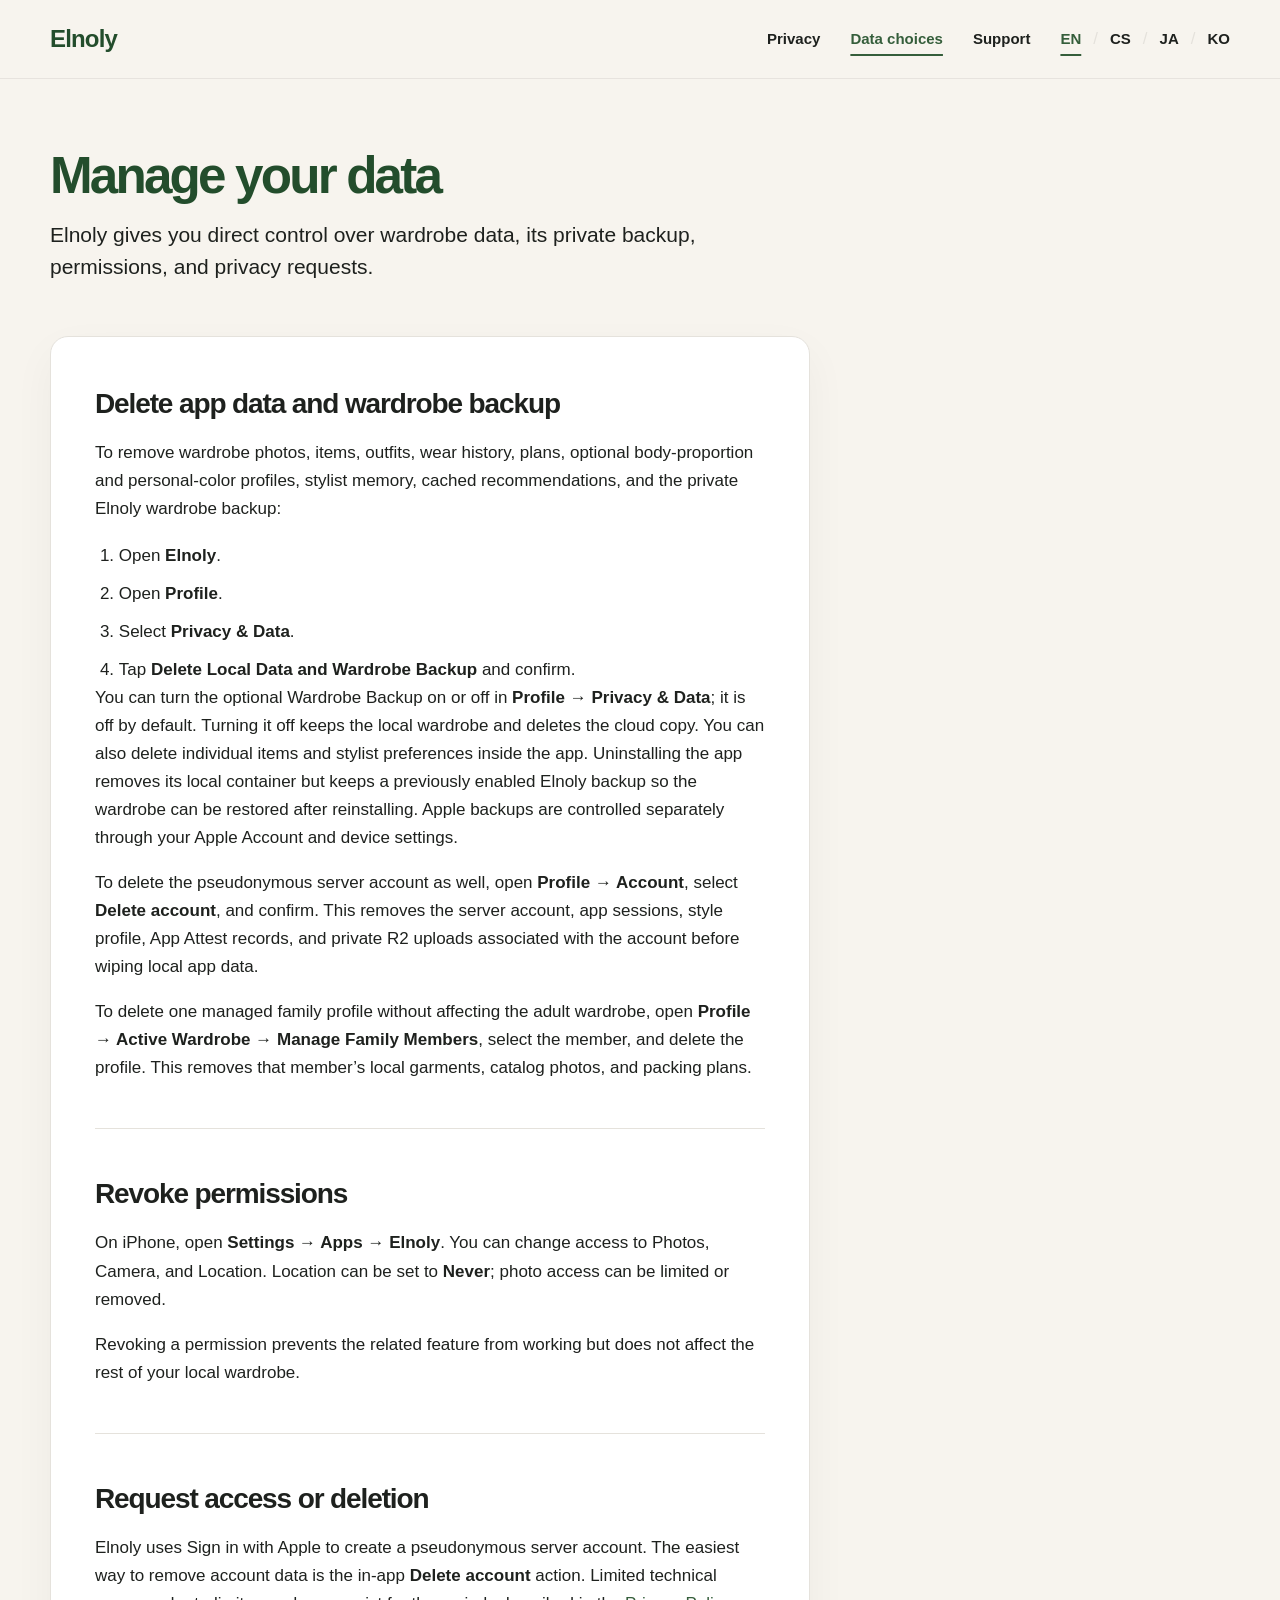
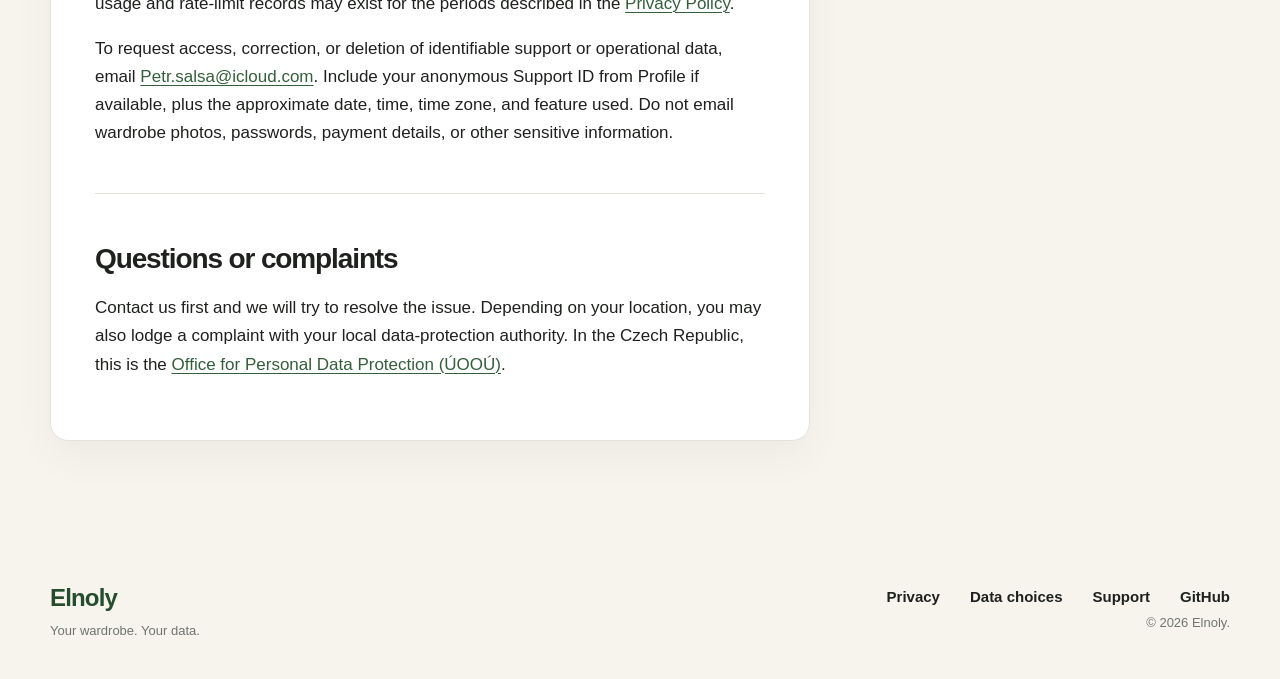
<file: data-choices/index.html>
<!doctype html>
<html lang="en">
<head>
  <meta charset="utf-8">
  <meta name="viewport" content="width=device-width, initial-scale=1">
  <meta name="description" content="Manage Elnoly data, permissions, and privacy requests.">
  <meta name="theme-color" content="#f7f4ee">
  <link rel="canonical" href="https://petrsalsa-svg.github.io/Elnoly-Privacy/data-choices/">
  <link rel="alternate" hreflang="en" href="https://petrsalsa-svg.github.io/Elnoly-Privacy/data-choices/">
  <link rel="alternate" hreflang="cs" href="https://petrsalsa-svg.github.io/Elnoly-Privacy/cs/data-choices/">
  <link rel="alternate" hreflang="ja" href="https://petrsalsa-svg.github.io/Elnoly-Privacy/ja/data-choices/">
  <link rel="alternate" hreflang="ko" href="https://petrsalsa-svg.github.io/Elnoly-Privacy/ko/data-choices/">
  <link rel="stylesheet" href="../assets/styles.css">
  <script src="../assets/site.js" defer></script>
  <title>Elnoly — Data choices</title>
</head>
<body>
  <a class="skip-link" href="#main">Skip to content</a>
  <header class="site-header">
    <div class="header-inner">
      <a class="brand" href="../">Elnoly</a>
      <nav class="desktop-nav" aria-label="Primary navigation"><a href="../">Privacy</a><a href="./" aria-current="page">Data choices</a><a href="../support/">Support</a></nav>
      <button class="menu-button" type="button" aria-expanded="false" aria-controls="mobile-navigation" data-menu-button><svg viewBox="0 0 24 24" aria-hidden="true"><path d="M4 7h16M4 12h16M4 17h16"/></svg>Menu</button>
      <nav class="language-nav" aria-label="Language"><a href="./" aria-current="page" lang="en">EN</a><span>/</span><a href="../cs/data-choices/" lang="cs">CS</a><span>/</span><a href="../ja/data-choices/" lang="ja">JA</a><span>/</span><a href="../ko/data-choices/" lang="ko">KO</a></nav>
      <nav class="mobile-nav" id="mobile-navigation" aria-label="Mobile navigation" data-mobile-nav><a href="../">Privacy</a><a href="./" aria-current="page">Data choices</a><a href="../support/">Support</a></nav>
    </div>
  </header>
  <main class="simple-main" id="main">
    <div class="simple-hero"><h1>Manage your data</h1><p>Elnoly gives you direct control over wardrobe data, its private backup, permissions, and privacy requests.</p></div>
    <div class="simple-content">
      <section id="delete-local">
        <h2>Delete app data and wardrobe backup</h2>
        <p>To remove wardrobe photos, items, outfits, wear history, plans, optional body-proportion and personal-color profiles, stylist memory, cached recommendations, and the private Elnoly wardrobe backup:</p>
        <ol class="steps"><li>Open <strong>Elnoly</strong>.</li><li>Open <strong>Profile</strong>.</li><li>Select <strong>Privacy &amp; Data</strong>.</li><li>Tap <strong>Delete Local Data and Wardrobe Backup</strong> and confirm.</li></ol>
        <p>You can turn the optional Wardrobe Backup on or off in <strong>Profile → Privacy &amp; Data</strong>; it is off by default. Turning it off keeps the local wardrobe and deletes the cloud copy. You can also delete individual items and stylist preferences inside the app. Uninstalling the app removes its local container but keeps a previously enabled Elnoly backup so the wardrobe can be restored after reinstalling. Apple backups are controlled separately through your Apple Account and device settings.</p>
        <p>To delete the pseudonymous server account as well, open <strong>Profile → Account</strong>, select <strong>Delete account</strong>, and confirm. This removes the server account, app sessions, style profile, App Attest records, and private R2 uploads associated with the account before wiping local app data.</p>
        <p>To delete one managed family profile without affecting the adult wardrobe, open <strong>Profile → Active Wardrobe → Manage Family Members</strong>, select the member, and delete the profile. This removes that member’s local garments, catalog photos, and packing plans.</p>
      </section>
      <section id="permissions">
        <h2>Revoke permissions</h2>
        <p>On iPhone, open <strong>Settings → Apps → Elnoly</strong>. You can change access to Photos, Camera, and Location. Location can be set to <strong>Never</strong>; photo access can be limited or removed.</p>
        <p>Revoking a permission prevents the related feature from working but does not affect the rest of your local wardrobe.</p>
      </section>
      <section id="server-request">
        <h2>Request access or deletion</h2>
        <p>Elnoly uses Sign in with Apple to create a pseudonymous server account. The easiest way to remove account data is the in-app <strong>Delete account</strong> action. Limited technical usage and rate-limit records may exist for the periods described in the <a href="../#retention-deletion">Privacy Policy</a>.</p>
        <p>To request access, correction, or deletion of identifiable support or operational data, email <a href="mailto:Petr.salsa@icloud.com?subject=Elnoly%20privacy%20request">Petr.salsa@icloud.com</a>. Include your anonymous Support ID from Profile if available, plus the approximate date, time, time zone, and feature used. Do not email wardrobe photos, passwords, payment details, or other sensitive information.</p>
      </section>
      <section id="complaint">
        <h2>Questions or complaints</h2>
        <p>Contact us first and we will try to resolve the issue. Depending on your location, you may also lodge a complaint with your local data-protection authority. In the Czech Republic, this is the <a href="https://uoou.gov.cz/" rel="external">Office for Personal Data Protection (ÚOOÚ)</a>.</p>
      </section>
    </div>
  </main>
  <footer class="site-footer"><div class="footer-inner"><div class="footer-brand"><a class="brand" href="../">Elnoly</a><p>Your wardrobe. Your data.</p></div><div class="footer-meta"><nav class="footer-nav" aria-label="Footer navigation"><a href="../">Privacy</a><a href="./">Data choices</a><a href="../support/">Support</a><a href="https://github.com/petrsalsa-svg/Elnoly-Privacy">GitHub</a></nav><p class="copyright">© 2026 Elnoly.</p></div></div></footer>
</body>
</html>
</file>
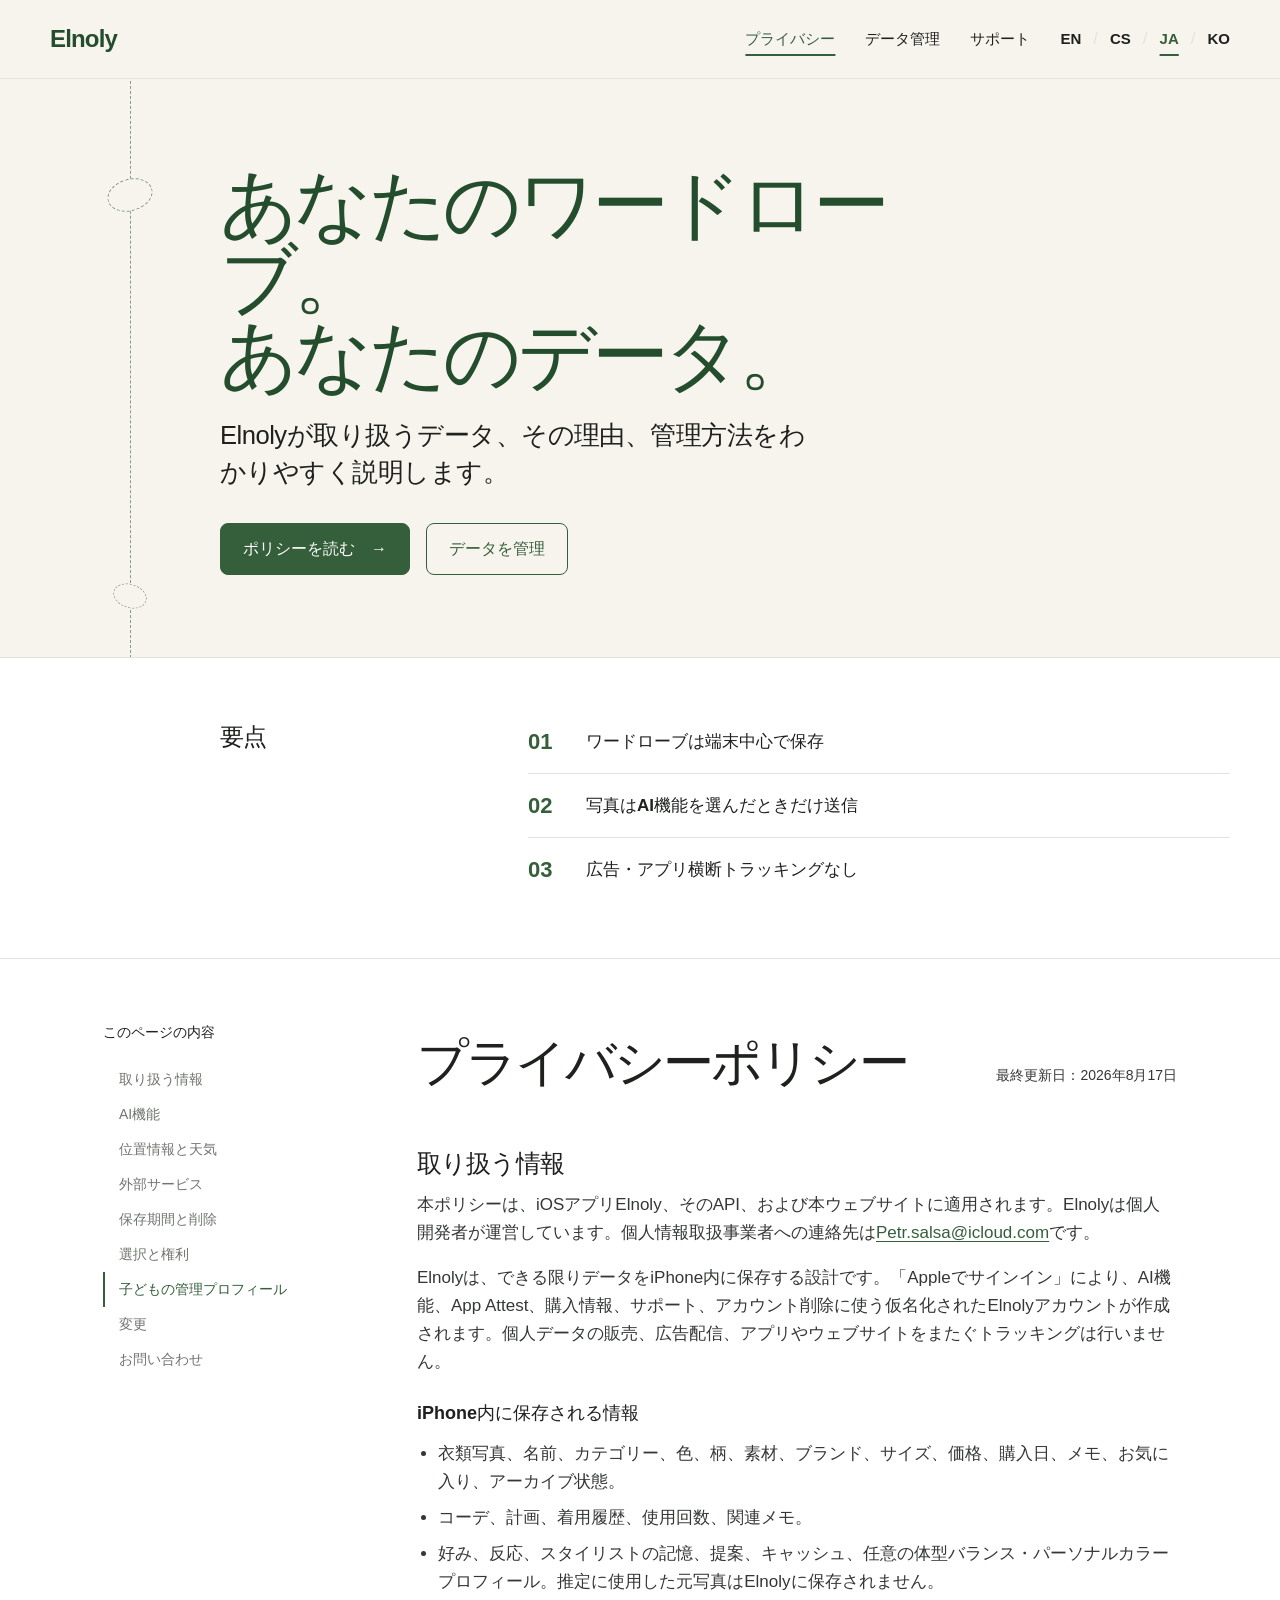
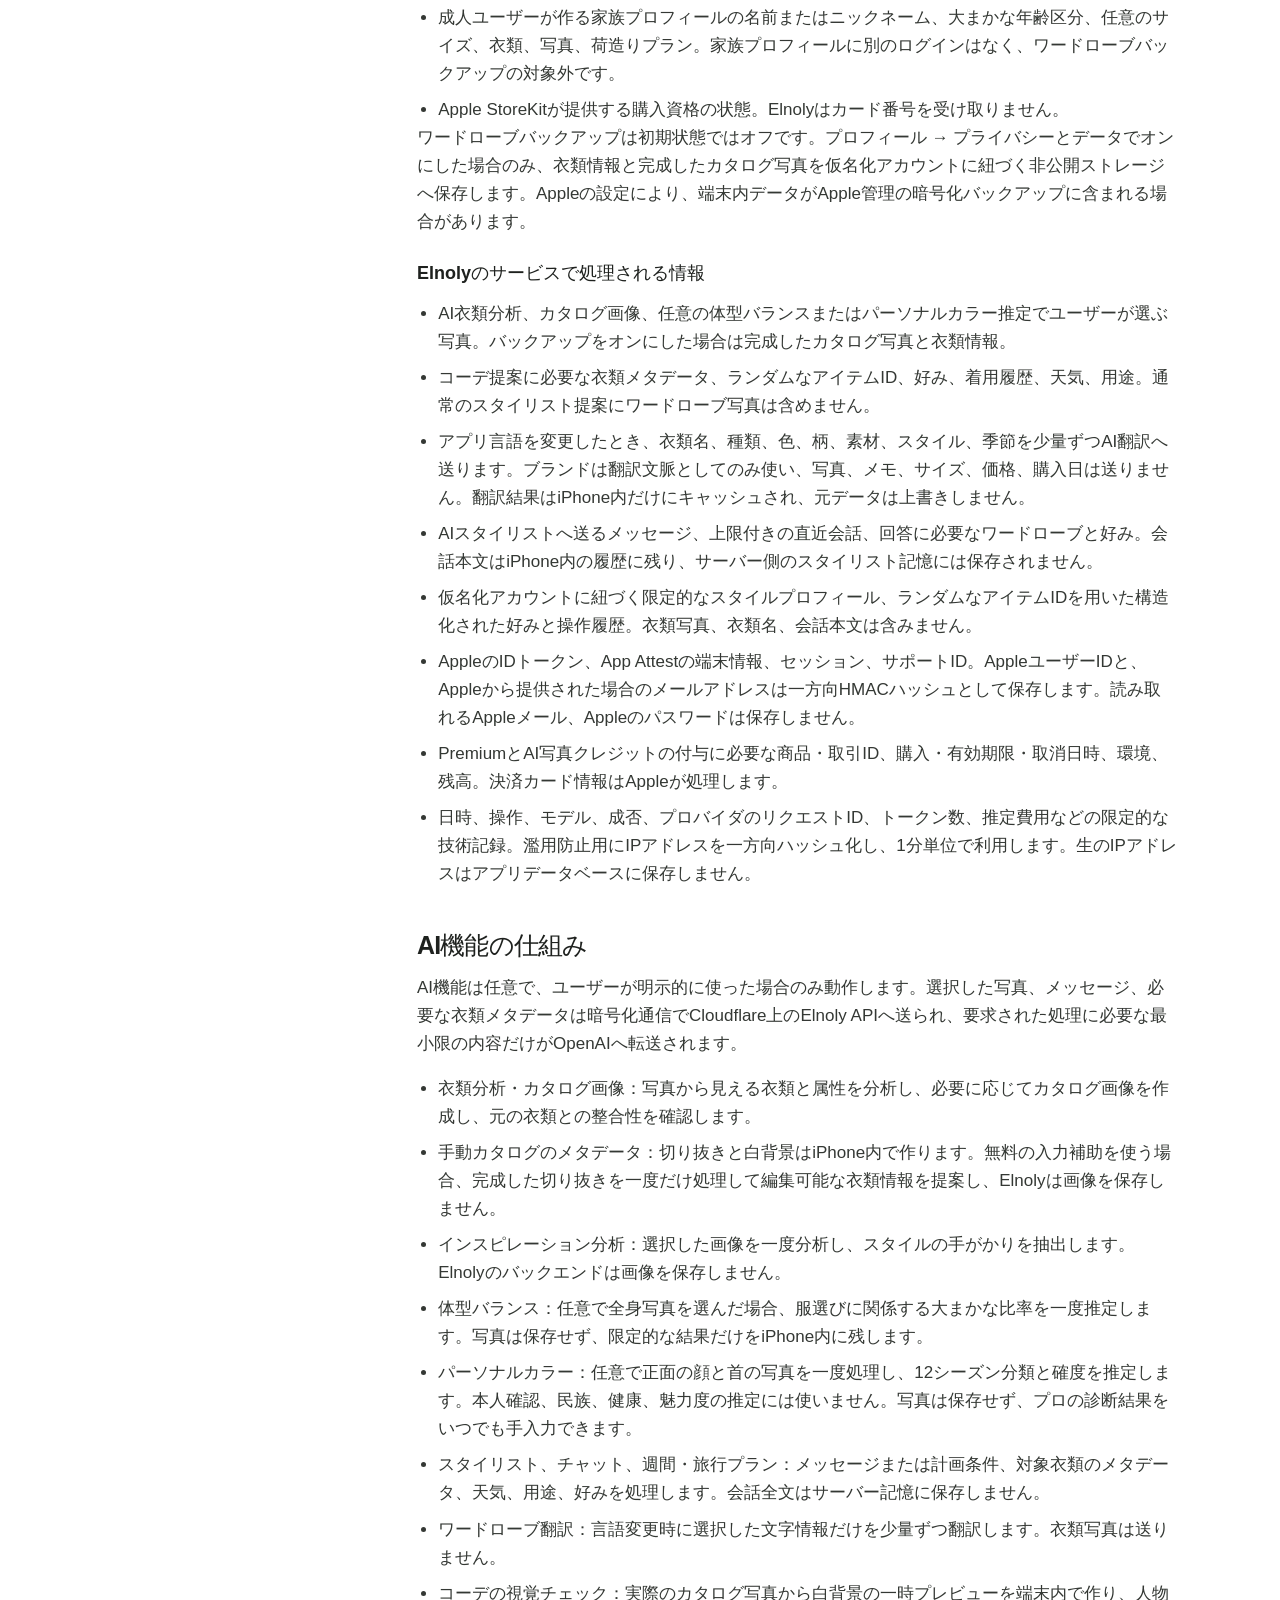
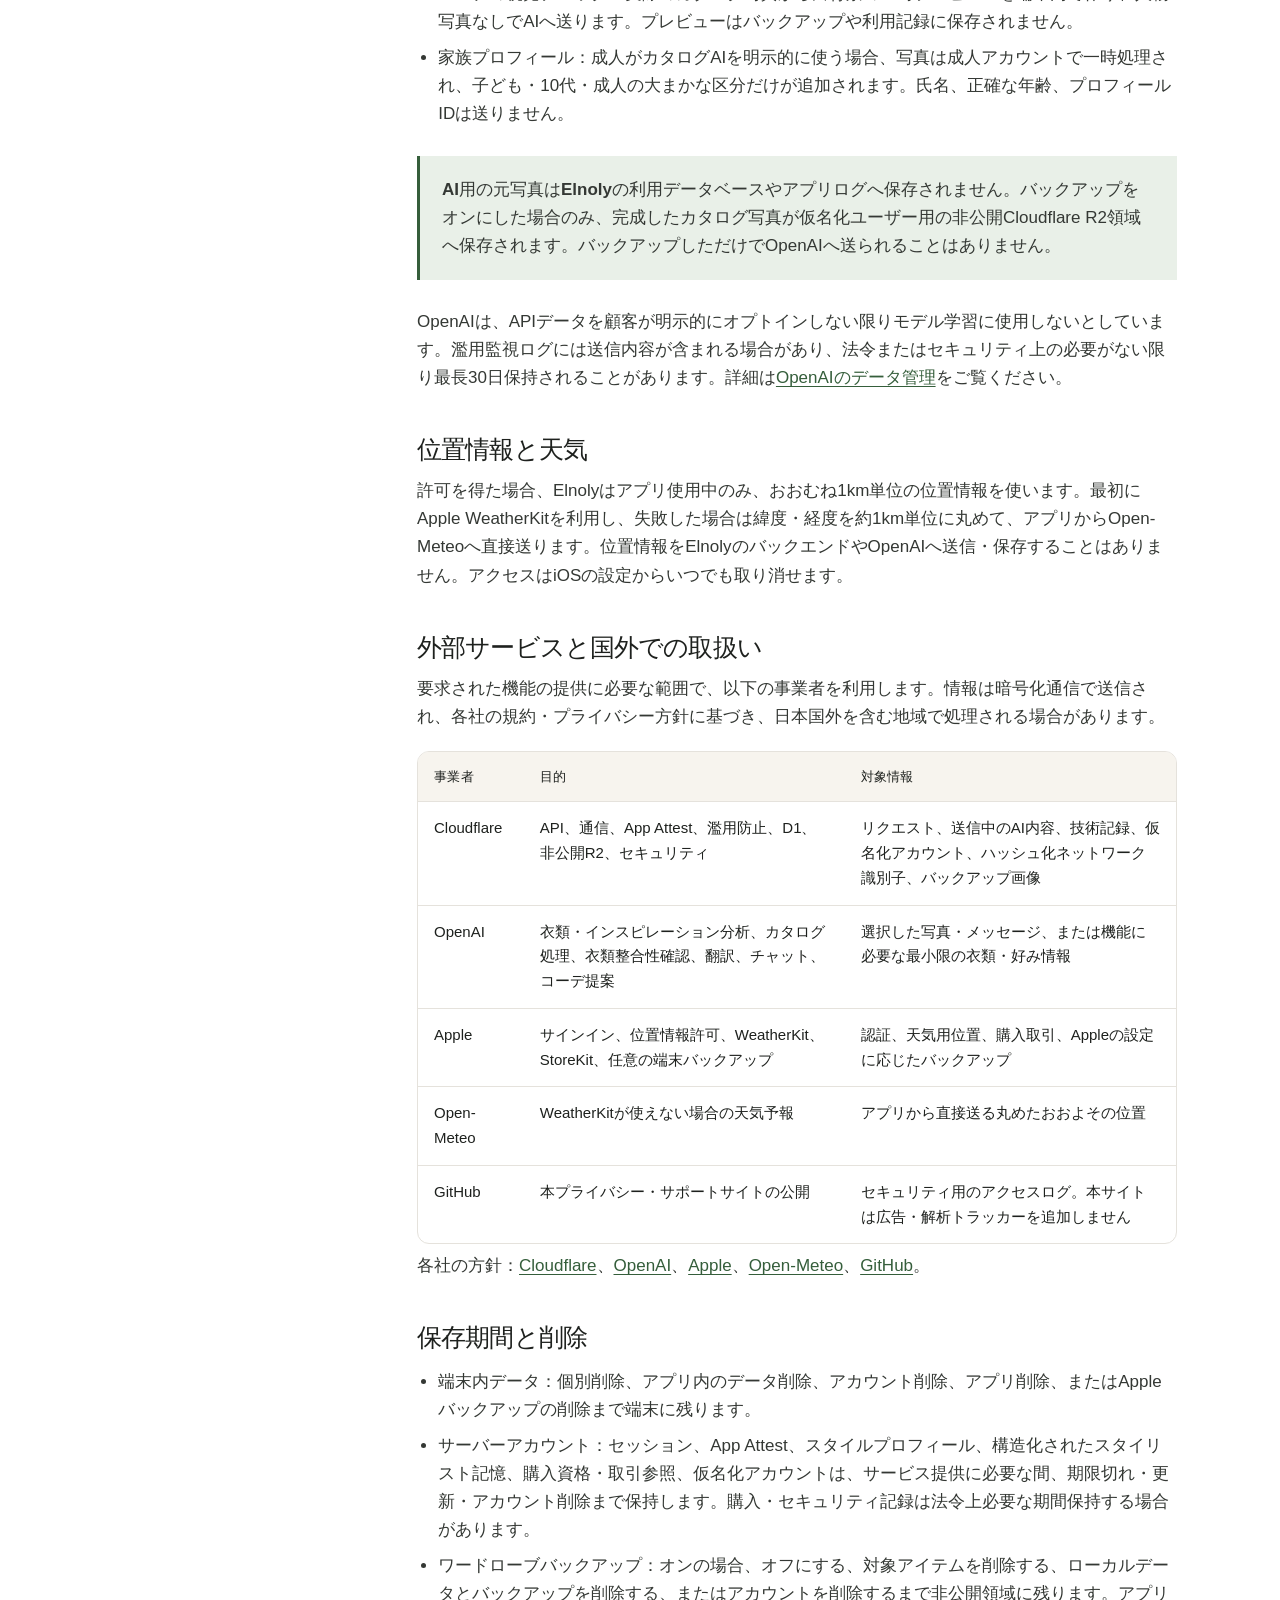
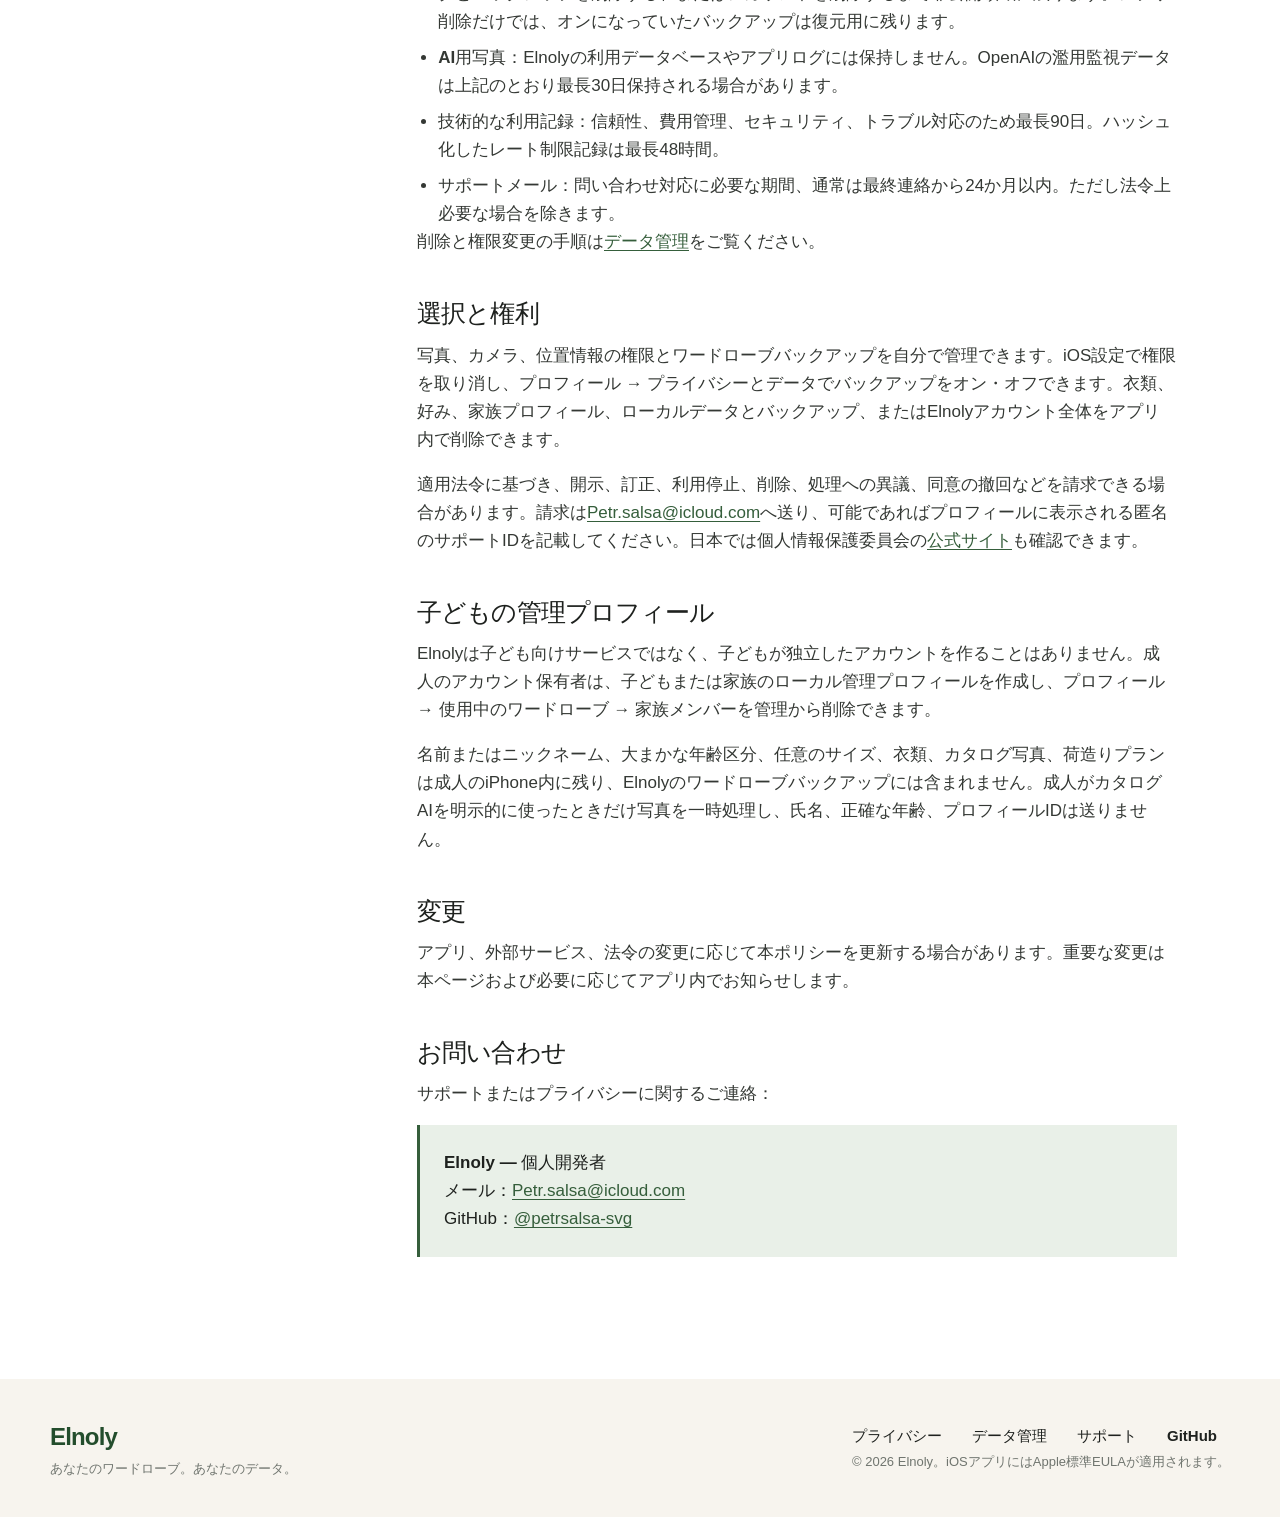
<file: ja/index.html>
<!doctype html>
<html lang="ja">
<head>
  <meta charset="utf-8">
  <meta name="viewport" content="width=device-width, initial-scale=1">
  <meta name="description" content="iOSアプリElnolyのプライバシーポリシー、データ管理、サポート情報。">
  <meta name="theme-color" content="#f7f4ee">
  <meta property="og:title" content="Elnoly — プライバシーポリシー">
  <meta property="og:description" content="Elnolyが取り扱うデータ、その目的、管理方法をわかりやすく説明します。">
  <meta property="og:type" content="website">
  <meta property="og:url" content="https://petrsalsa-svg.github.io/Elnoly-Privacy/ja/">
  <link rel="canonical" href="https://petrsalsa-svg.github.io/Elnoly-Privacy/ja/">
  <link rel="alternate" hreflang="en" href="https://petrsalsa-svg.github.io/Elnoly-Privacy/">
  <link rel="alternate" hreflang="cs" href="https://petrsalsa-svg.github.io/Elnoly-Privacy/cs/">
  <link rel="alternate" hreflang="ja" href="https://petrsalsa-svg.github.io/Elnoly-Privacy/ja/">
  <link rel="alternate" hreflang="ko" href="https://petrsalsa-svg.github.io/Elnoly-Privacy/ko/">
  <link rel="stylesheet" href="../assets/styles.css">
  <script src="../assets/site.js" defer></script>
  <title>Elnoly — プライバシーポリシー</title>
</head>
<body>
  <a class="skip-link" href="#main">本文へ移動</a>
  <header class="site-header"><div class="header-inner">
    <a class="brand" href="./" aria-label="Elnoly プライバシー">Elnoly</a>
    <nav class="desktop-nav" aria-label="メインナビゲーション"><a href="./" aria-current="page">プライバシー</a><a href="./data-choices/">データ管理</a><a href="./support/">サポート</a></nav>
    <button class="menu-button" type="button" aria-expanded="false" aria-controls="mobile-navigation" data-menu-button><svg viewBox="0 0 24 24" aria-hidden="true"><path d="M4 7h16M4 12h16M4 17h16"/></svg>メニュー</button>
    <nav class="language-nav" aria-label="言語"><a href="../" lang="en">EN</a><span>/</span><a href="../cs/" lang="cs">CS</a><span>/</span><a href="./" aria-current="page" lang="ja">JA</a><span>/</span><a href="../ko/" lang="ko">KO</a></nav>
    <nav class="mobile-nav" id="mobile-navigation" aria-label="モバイルナビゲーション" data-mobile-nav><a href="./" aria-current="page">プライバシー</a><a href="./data-choices/">データ管理</a><a href="./support/">サポート</a></nav>
  </div></header>

  <main id="main">
    <section class="hero" aria-labelledby="hero-title"><div class="hero-inner"><div class="seam" aria-hidden="true"></div><div class="hero-copy">
      <h1 id="hero-title">あなたのワードローブ。<br>あなたのデータ。</h1>
      <p class="hero-lede">Elnolyが取り扱うデータ、その理由、管理方法をわかりやすく説明します。</p>
      <div class="actions"><a class="button button-primary" href="#privacy-policy">ポリシーを読む <span aria-hidden="true">→</span></a><a class="button button-secondary" href="./data-choices/">データを管理</a></div>
    </div></div></section>

    <section class="glance" aria-labelledby="glance-title"><div class="glance-inner"><h2 id="glance-title">要点</h2><ol class="glance-list">
      <li class="glance-item"><span class="glance-number" aria-hidden="true">01</span><span class="glance-icon" aria-hidden="true"><svg viewBox="0 0 24 24"><path d="M3 11.5 12 4l9 7.5M5.5 10v10h13V10M9.5 20v-6h5v6"/></svg></span><span class="glance-text">ワードローブは端末中心で保存</span></li>
      <li class="glance-item"><span class="glance-number" aria-hidden="true">02</span><span class="glance-icon" aria-hidden="true"><svg viewBox="0 0 24 24"><path d="M4 8.5h3l1.2-2h7.6l1.2 2h3a2 2 0 0 1 2 2v8a2 2 0 0 1-2 2H4a2 2 0 0 1-2-2v-8a2 2 0 0 1 2-2Z"/><circle cx="12" cy="14" r="4"/></svg></span><span class="glance-text">写真はAI機能を選んだときだけ送信</span></li>
      <li class="glance-item"><span class="glance-number" aria-hidden="true">03</span><span class="glance-icon" aria-hidden="true"><svg viewBox="0 0 24 24"><path d="M12 3 4.5 6v5.5c0 4.7 3.1 7.8 7.5 9.5 4.4-1.7 7.5-4.8 7.5-9.5V6L12 3Z"/><path d="m8.8 12.1 2 2 4.5-4.5"/></svg></span><span class="glance-text">広告・アプリ横断トラッキングなし</span></li>
    </ol></div></section>

    <section class="policy" id="privacy-policy" aria-labelledby="policy-title"><div class="policy-shell">
      <aside class="toc" aria-label="目次"><p class="toc-title">このページの内容</p><ol>
        <li><a class="is-active" href="#what-we-process">取り扱う情報</a></li><li><a href="#ai-features">AI機能</a></li><li><a href="#location-weather">位置情報と天気</a></li><li><a href="#service-providers">外部サービス</a></li><li><a href="#retention-deletion">保存期間と削除</a></li><li><a href="#choices-rights">選択と権利</a></li><li><a href="#children">子どもの管理プロフィール</a></li><li><a href="#changes">変更</a></li><li><a href="#contact">お問い合わせ</a></li>
      </ol></aside>
      <article class="policy-article">
        <div class="policy-heading"><h2 id="policy-title">プライバシーポリシー</h2><p class="updated">最終更新日：2026年8月17日</p></div>
        <details class="mobile-toc"><summary>このページの内容 <span aria-hidden="true">⌄</span></summary><nav aria-label="ポリシーの各項目"><a href="#what-we-process">取り扱う情報</a><a href="#ai-features">AI機能</a><a href="#location-weather">位置情報と天気</a><a href="#service-providers">外部サービス</a><a href="#retention-deletion">保存期間と削除</a><a href="#choices-rights">選択と権利</a><a href="#children">子どもの管理プロフィール</a><a href="#changes">変更</a><a href="#contact">お問い合わせ</a></nav></details>

        <section id="what-we-process">
          <h3>取り扱う情報</h3>
          <p>本ポリシーは、iOSアプリElnoly、そのAPI、および本ウェブサイトに適用されます。Elnolyは個人開発者が運営しています。個人情報取扱事業者への連絡先は<a href="mailto:Petr.salsa@icloud.com">Petr.salsa@icloud.com</a>です。</p>
          <p>Elnolyは、できる限りデータをiPhone内に保存する設計です。「Appleでサインイン」により、AI機能、App Attest、購入情報、サポート、アカウント削除に使う仮名化されたElnolyアカウントが作成されます。個人データの販売、広告配信、アプリやウェブサイトをまたぐトラッキングは行いません。</p>
          <h4>iPhone内に保存される情報</h4>
          <ul>
            <li>衣類写真、名前、カテゴリー、色、柄、素材、ブランド、サイズ、価格、購入日、メモ、お気に入り、アーカイブ状態。</li>
            <li>コーデ、計画、着用履歴、使用回数、関連メモ。</li>
            <li>好み、反応、スタイリストの記憶、提案、キャッシュ、任意の体型バランス・パーソナルカラープロフィール。推定に使用した元写真はElnolyに保存されません。</li>
            <li>成人ユーザーが作る家族プロフィールの名前またはニックネーム、大まかな年齢区分、任意のサイズ、衣類、写真、荷造りプラン。家族プロフィールに別のログインはなく、ワードローブバックアップの対象外です。</li>
            <li>Apple StoreKitが提供する購入資格の状態。Elnolyはカード番号を受け取りません。</li>
          </ul>
          <p>ワードローブバックアップは初期状態ではオフです。プロフィール → プライバシーとデータでオンにした場合のみ、衣類情報と完成したカタログ写真を仮名化アカウントに紐づく非公開ストレージへ保存します。Appleの設定により、端末内データがApple管理の暗号化バックアップに含まれる場合があります。</p>
          <h4>Elnolyのサービスで処理される情報</h4>
          <ul>
            <li>AI衣類分析、カタログ画像、任意の体型バランスまたはパーソナルカラー推定でユーザーが選ぶ写真。バックアップをオンにした場合は完成したカタログ写真と衣類情報。</li>
            <li>コーデ提案に必要な衣類メタデータ、ランダムなアイテムID、好み、着用履歴、天気、用途。通常のスタイリスト提案にワードローブ写真は含めません。</li>
            <li>アプリ言語を変更したとき、衣類名、種類、色、柄、素材、スタイル、季節を少量ずつAI翻訳へ送ります。ブランドは翻訳文脈としてのみ使い、写真、メモ、サイズ、価格、購入日は送りません。翻訳結果はiPhone内だけにキャッシュされ、元データは上書きしません。</li>
            <li>AIスタイリストへ送るメッセージ、上限付きの直近会話、回答に必要なワードローブと好み。会話本文はiPhone内の履歴に残り、サーバー側のスタイリスト記憶には保存されません。</li>
            <li>仮名化アカウントに紐づく限定的なスタイルプロフィール、ランダムなアイテムIDを用いた構造化された好みと操作履歴。衣類写真、衣類名、会話本文は含みません。</li>
            <li>AppleのIDトークン、App Attestの端末情報、セッション、サポートID。AppleユーザーIDと、Appleから提供された場合のメールアドレスは一方向HMACハッシュとして保存します。読み取れるAppleメール、Appleのパスワードは保存しません。</li>
            <li>PremiumとAI写真クレジットの付与に必要な商品・取引ID、購入・有効期限・取消日時、環境、残高。決済カード情報はAppleが処理します。</li>
            <li>日時、操作、モデル、成否、プロバイダのリクエストID、トークン数、推定費用などの限定的な技術記録。濫用防止用にIPアドレスを一方向ハッシュ化し、1分単位で利用します。生のIPアドレスはアプリデータベースに保存しません。</li>
          </ul>
        </section>

        <section id="ai-features">
          <h3>AI機能の仕組み</h3>
          <p>AI機能は任意で、ユーザーが明示的に使った場合のみ動作します。選択した写真、メッセージ、必要な衣類メタデータは暗号化通信でCloudflare上のElnoly APIへ送られ、要求された処理に必要な最小限の内容だけがOpenAIへ転送されます。</p>
          <ul>
            <li><strong>衣類分析・カタログ画像：</strong>写真から見える衣類と属性を分析し、必要に応じてカタログ画像を作成し、元の衣類との整合性を確認します。</li>
            <li><strong>手動カタログのメタデータ：</strong>切り抜きと白背景はiPhone内で作ります。無料の入力補助を使う場合、完成した切り抜きを一度だけ処理して編集可能な衣類情報を提案し、Elnolyは画像を保存しません。</li>
            <li><strong>インスピレーション分析：</strong>選択した画像を一度分析し、スタイルの手がかりを抽出します。Elnolyのバックエンドは画像を保存しません。</li>
            <li><strong>体型バランス：</strong>任意で全身写真を選んだ場合、服選びに関係する大まかな比率を一度推定します。写真は保存せず、限定的な結果だけをiPhone内に残します。</li>
            <li><strong>パーソナルカラー：</strong>任意で正面の顔と首の写真を一度処理し、12シーズン分類と確度を推定します。本人確認、民族、健康、魅力度の推定には使いません。写真は保存せず、プロの診断結果をいつでも手入力できます。</li>
            <li><strong>スタイリスト、チャット、週間・旅行プラン：</strong>メッセージまたは計画条件、対象衣類のメタデータ、天気、用途、好みを処理します。会話全文はサーバー記憶に保存しません。</li>
            <li><strong>ワードローブ翻訳：</strong>言語変更時に選択した文字情報だけを少量ずつ翻訳します。衣類写真は送りません。</li>
            <li><strong>コーデの視覚チェック：</strong>実際のカタログ写真から白背景の一時プレビューを端末内で作り、人物写真なしでAIへ送ります。プレビューはバックアップや利用記録に保存されません。</li>
            <li><strong>家族プロフィール：</strong>成人がカタログAIを明示的に使う場合、写真は成人アカウントで一時処理され、子ども・10代・成人の大まかな区分だけが追加されます。氏名、正確な年齢、プロフィールIDは送りません。</li>
          </ul>
          <div class="notice"><p><strong>AI用の元写真はElnolyの利用データベースやアプリログへ保存されません。</strong>バックアップをオンにした場合のみ、完成したカタログ写真が仮名化ユーザー用の非公開Cloudflare R2領域へ保存されます。バックアップしただけでOpenAIへ送られることはありません。</p></div>
          <p>OpenAIは、APIデータを顧客が明示的にオプトインしない限りモデル学習に使用しないとしています。濫用監視ログには送信内容が含まれる場合があり、法令またはセキュリティ上の必要がない限り最長30日保持されることがあります。詳細は<a href="https://platform.openai.com/docs/models/default-usage-policies-by-endpoint" rel="external">OpenAIのデータ管理</a>をご覧ください。</p>
        </section>

        <section id="location-weather"><h3>位置情報と天気</h3><p>許可を得た場合、Elnolyはアプリ使用中のみ、おおむね1km単位の位置情報を使います。最初にApple WeatherKitを利用し、失敗した場合は緯度・経度を約1km単位に丸めて、アプリからOpen-Meteoへ直接送ります。位置情報をElnolyのバックエンドやOpenAIへ送信・保存することはありません。アクセスはiOSの設定からいつでも取り消せます。</p></section>

        <section id="service-providers">
          <h3>外部サービスと国外での取扱い</h3>
          <p>要求された機能の提供に必要な範囲で、以下の事業者を利用します。情報は暗号化通信で送信され、各社の規約・プライバシー方針に基づき、日本国外を含む地域で処理される場合があります。</p>
          <div class="table-wrap" role="region" aria-label="外部サービス" tabindex="0"><table><thead><tr><th>事業者</th><th>目的</th><th>対象情報</th></tr></thead><tbody>
            <tr><td>Cloudflare</td><td>API、通信、App Attest、濫用防止、D1、非公開R2、セキュリティ</td><td>リクエスト、送信中のAI内容、技術記録、仮名化アカウント、ハッシュ化ネットワーク識別子、バックアップ画像</td></tr>
            <tr><td>OpenAI</td><td>衣類・インスピレーション分析、カタログ処理、衣類整合性確認、翻訳、チャット、コーデ提案</td><td>選択した写真・メッセージ、または機能に必要な最小限の衣類・好み情報</td></tr>
            <tr><td>Apple</td><td>サインイン、位置情報許可、WeatherKit、StoreKit、任意の端末バックアップ</td><td>認証、天気用位置、購入取引、Appleの設定に応じたバックアップ</td></tr>
            <tr><td>Open-Meteo</td><td>WeatherKitが使えない場合の天気予報</td><td>アプリから直接送る丸めたおおよその位置</td></tr>
            <tr><td>GitHub</td><td>本プライバシー・サポートサイトの公開</td><td>セキュリティ用のアクセスログ。本サイトは広告・解析トラッカーを追加しません</td></tr>
          </tbody></table></div>
          <p>各社の方針：<a href="https://www.cloudflare.com/privacypolicy/" rel="external">Cloudflare</a>、<a href="https://openai.com/policies/privacy-policy/" rel="external">OpenAI</a>、<a href="https://www.apple.com/legal/privacy/" rel="external">Apple</a>、<a href="https://open-meteo.com/en/terms" rel="external">Open-Meteo</a>、<a href="https://docs.github.com/en/site-policy/privacy-policies/github-general-privacy-statement" rel="external">GitHub</a>。</p>
        </section>

        <section id="retention-deletion"><h3>保存期間と削除</h3><ul>
          <li><strong>端末内データ：</strong>個別削除、アプリ内のデータ削除、アカウント削除、アプリ削除、またはAppleバックアップの削除まで端末に残ります。</li>
          <li><strong>サーバーアカウント：</strong>セッション、App Attest、スタイルプロフィール、構造化されたスタイリスト記憶、購入資格・取引参照、仮名化アカウントは、サービス提供に必要な間、期限切れ・更新・アカウント削除まで保持します。購入・セキュリティ記録は法令上必要な期間保持する場合があります。</li>
          <li><strong>ワードローブバックアップ：</strong>オンの場合、オフにする、対象アイテムを削除する、ローカルデータとバックアップを削除する、またはアカウントを削除するまで非公開領域に残ります。アプリ削除だけでは、オンになっていたバックアップは復元用に残ります。</li>
          <li><strong>AI用写真：</strong>Elnolyの利用データベースやアプリログには保持しません。OpenAIの濫用監視データは上記のとおり最長30日保持される場合があります。</li>
          <li><strong>技術的な利用記録：</strong>信頼性、費用管理、セキュリティ、トラブル対応のため最長90日。ハッシュ化したレート制限記録は最長48時間。</li>
          <li><strong>サポートメール：</strong>問い合わせ対応に必要な期間、通常は最終連絡から24か月以内。ただし法令上必要な場合を除きます。</li>
        </ul><p>削除と権限変更の手順は<a href="./data-choices/">データ管理</a>をご覧ください。</p></section>

        <section id="choices-rights"><h3>選択と権利</h3><p>写真、カメラ、位置情報の権限とワードローブバックアップを自分で管理できます。iOS設定で権限を取り消し、プロフィール → プライバシーとデータでバックアップをオン・オフできます。衣類、好み、家族プロフィール、ローカルデータとバックアップ、またはElnolyアカウント全体をアプリ内で削除できます。</p><p>適用法令に基づき、開示、訂正、利用停止、削除、処理への異議、同意の撤回などを請求できる場合があります。請求は<a href="mailto:Petr.salsa@icloud.com?subject=Elnoly%20privacy%20request">Petr.salsa@icloud.com</a>へ送り、可能であればプロフィールに表示される匿名のサポートIDを記載してください。日本では個人情報保護委員会の<a href="https://www.ppc.go.jp/" rel="external">公式サイト</a>も確認できます。</p></section>

        <section id="children"><h3>子どもの管理プロフィール</h3><p>Elnolyは子ども向けサービスではなく、子どもが独立したアカウントを作ることはありません。成人のアカウント保有者は、子どもまたは家族のローカル管理プロフィールを作成し、プロフィール → 使用中のワードローブ → 家族メンバーを管理から削除できます。</p><p>名前またはニックネーム、大まかな年齢区分、任意のサイズ、衣類、カタログ写真、荷造りプランは成人のiPhone内に残り、Elnolyのワードローブバックアップには含まれません。成人がカタログAIを明示的に使ったときだけ写真を一時処理し、氏名、正確な年齢、プロフィールIDは送りません。</p></section>
        <section id="changes"><h3>変更</h3><p>アプリ、外部サービス、法令の変更に応じて本ポリシーを更新する場合があります。重要な変更は本ページおよび必要に応じてアプリ内でお知らせします。</p></section>
        <section id="contact"><h3>お問い合わせ</h3><p>サポートまたはプライバシーに関するご連絡：</p><div class="contact-block"><strong>Elnoly — 個人開発者</strong><br>メール：<a href="mailto:Petr.salsa@icloud.com">Petr.salsa@icloud.com</a><br>GitHub：<a href="https://github.com/petrsalsa-svg" rel="external">@petrsalsa-svg</a></div></section>
      </article>
    </div></section>
  </main>
  <footer class="site-footer"><div class="footer-inner"><div class="footer-brand"><a class="brand" href="./">Elnoly</a><p>あなたのワードローブ。あなたのデータ。</p></div><div class="footer-meta"><nav class="footer-nav" aria-label="フッターナビゲーション"><a href="./">プライバシー</a><a href="./data-choices/">データ管理</a><a href="./support/">サポート</a><a href="https://github.com/petrsalsa-svg/Elnoly-Privacy">GitHub</a></nav><p class="copyright">© 2026 Elnoly。iOSアプリにはApple標準EULAが適用されます。</p></div></div></footer>
</body>
</html>
</file>
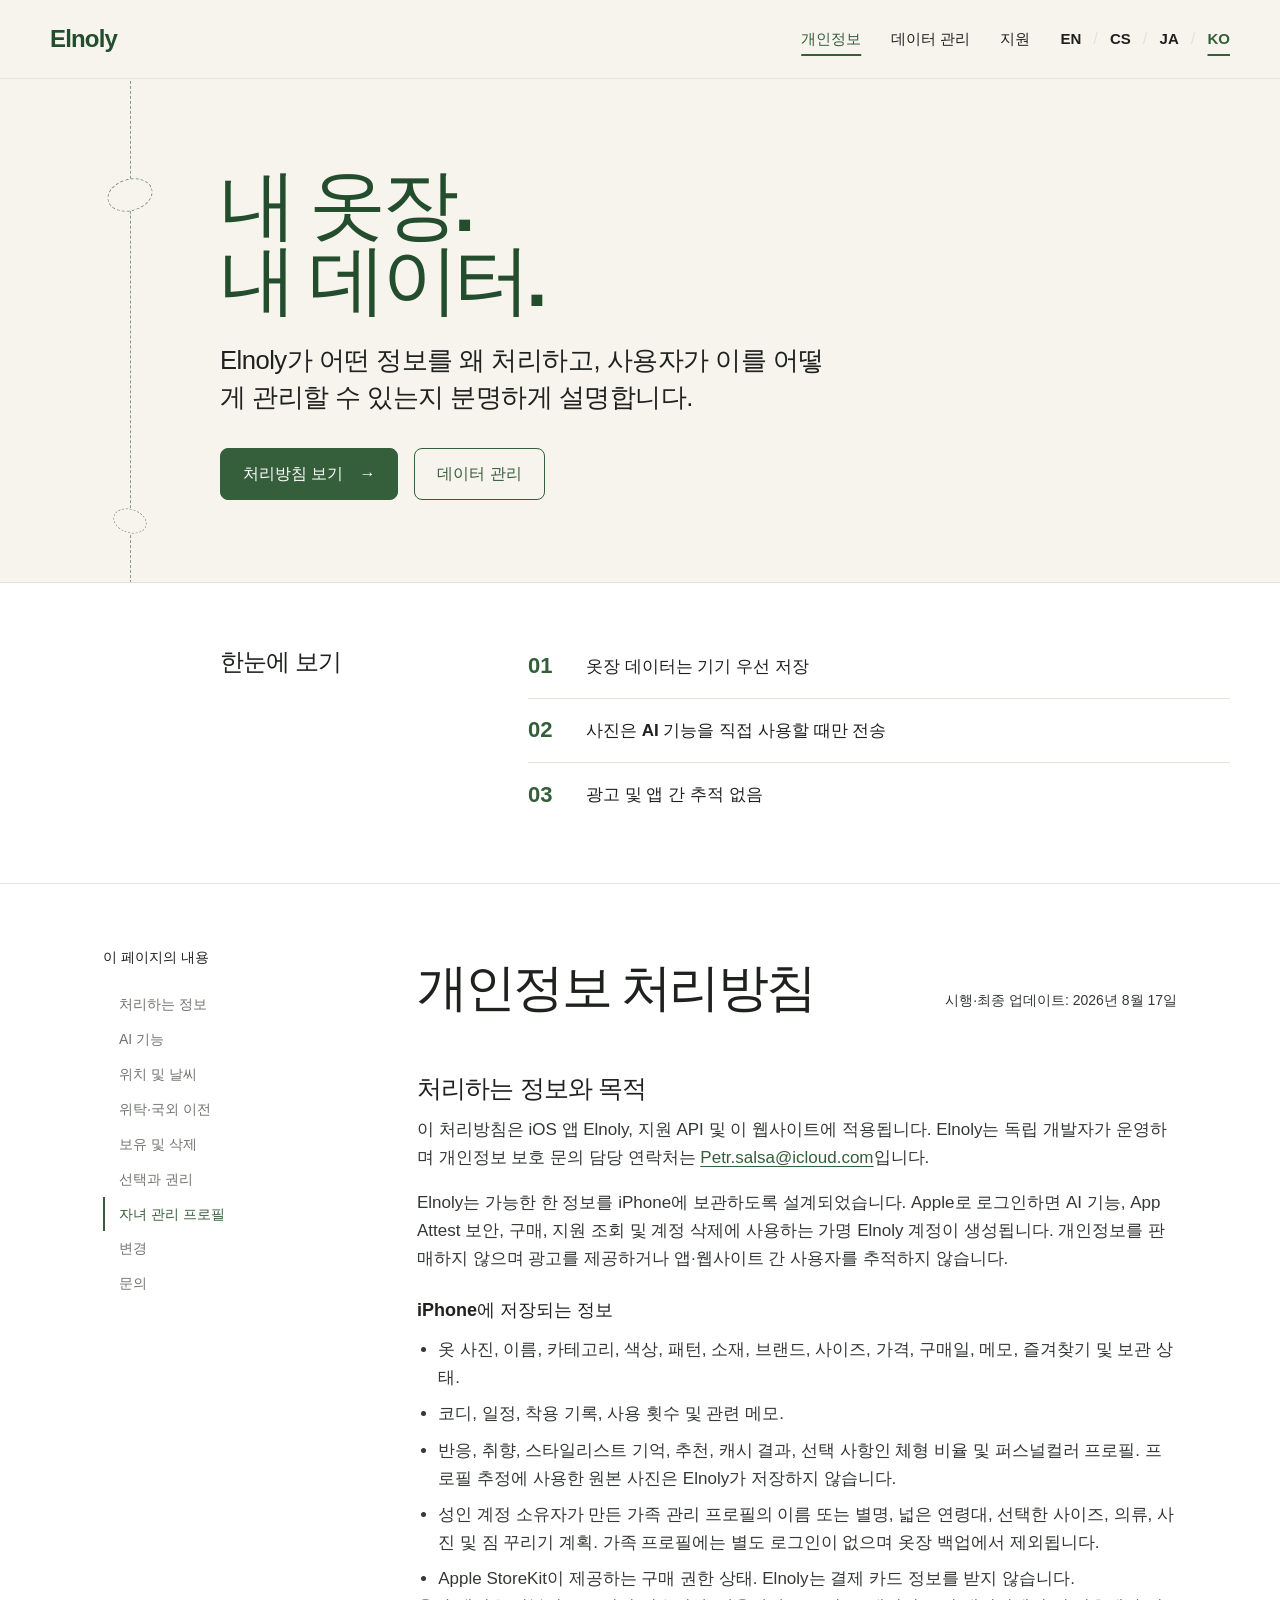
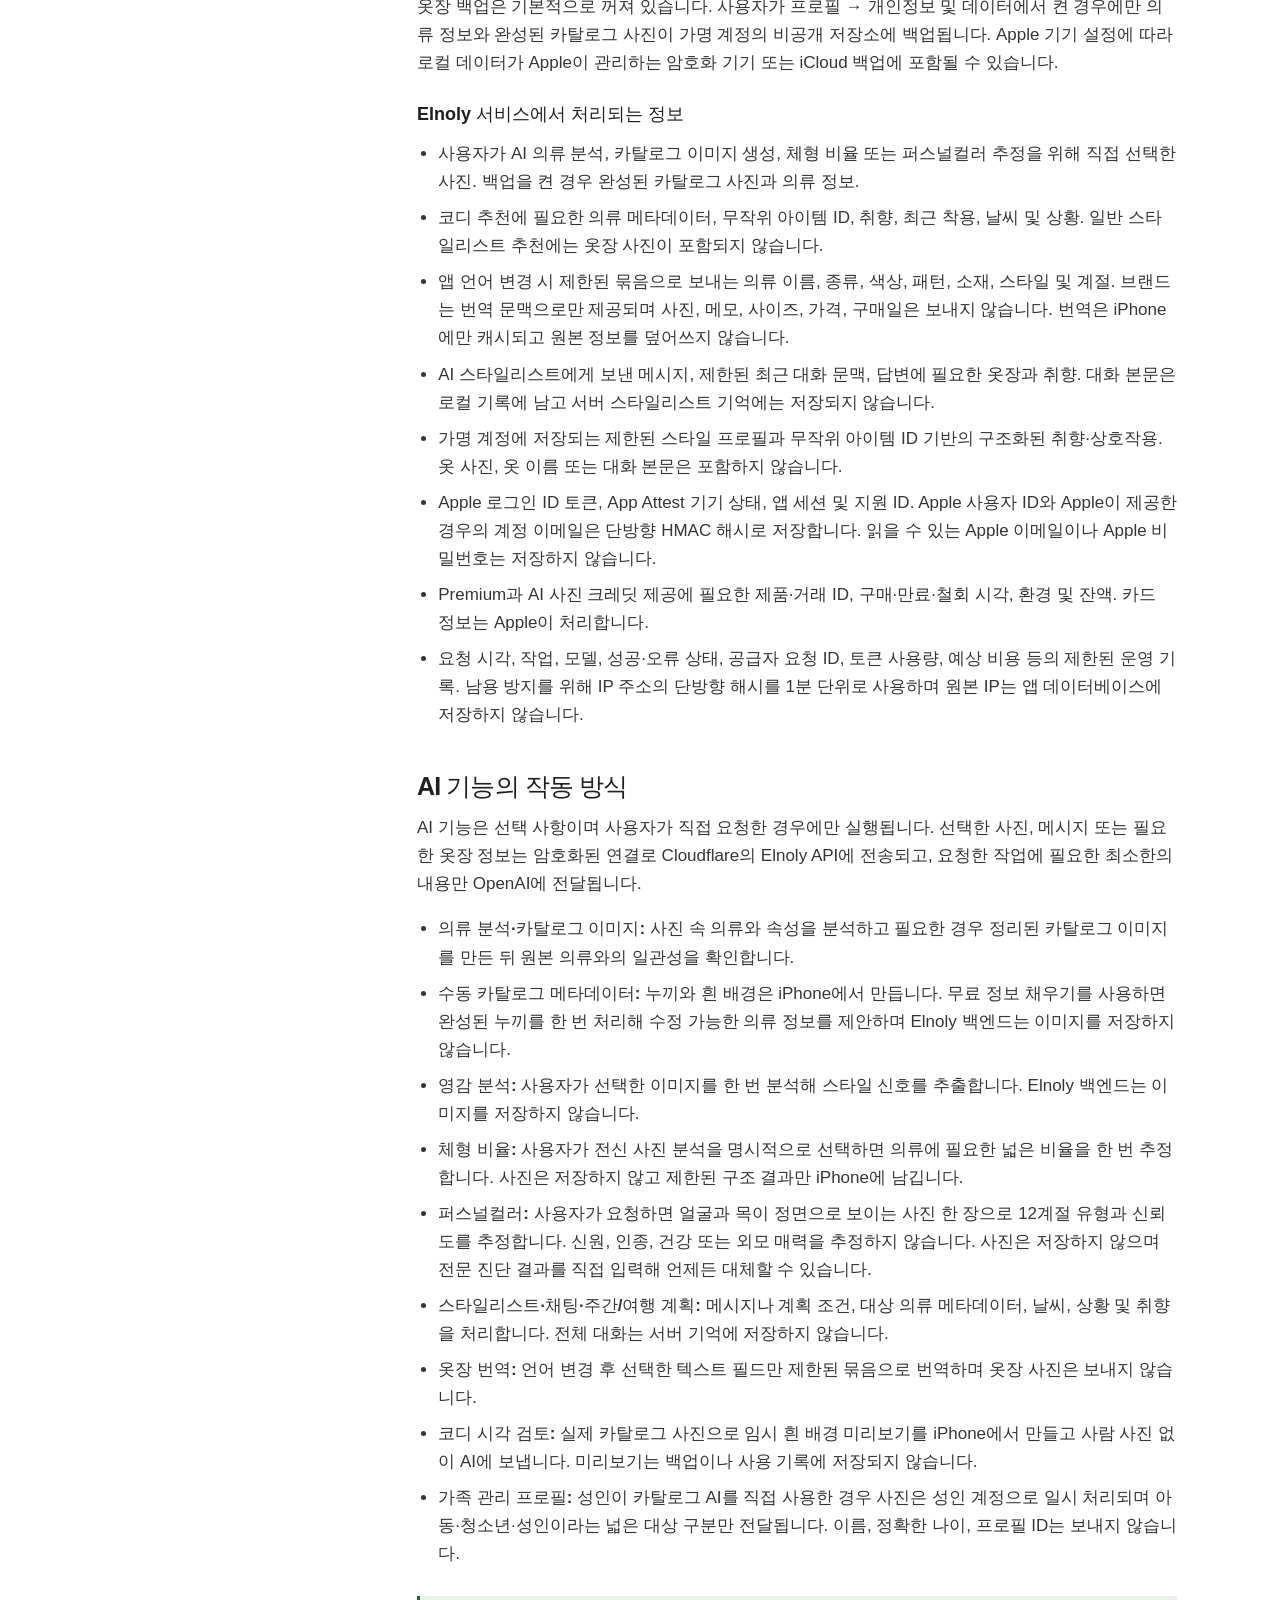
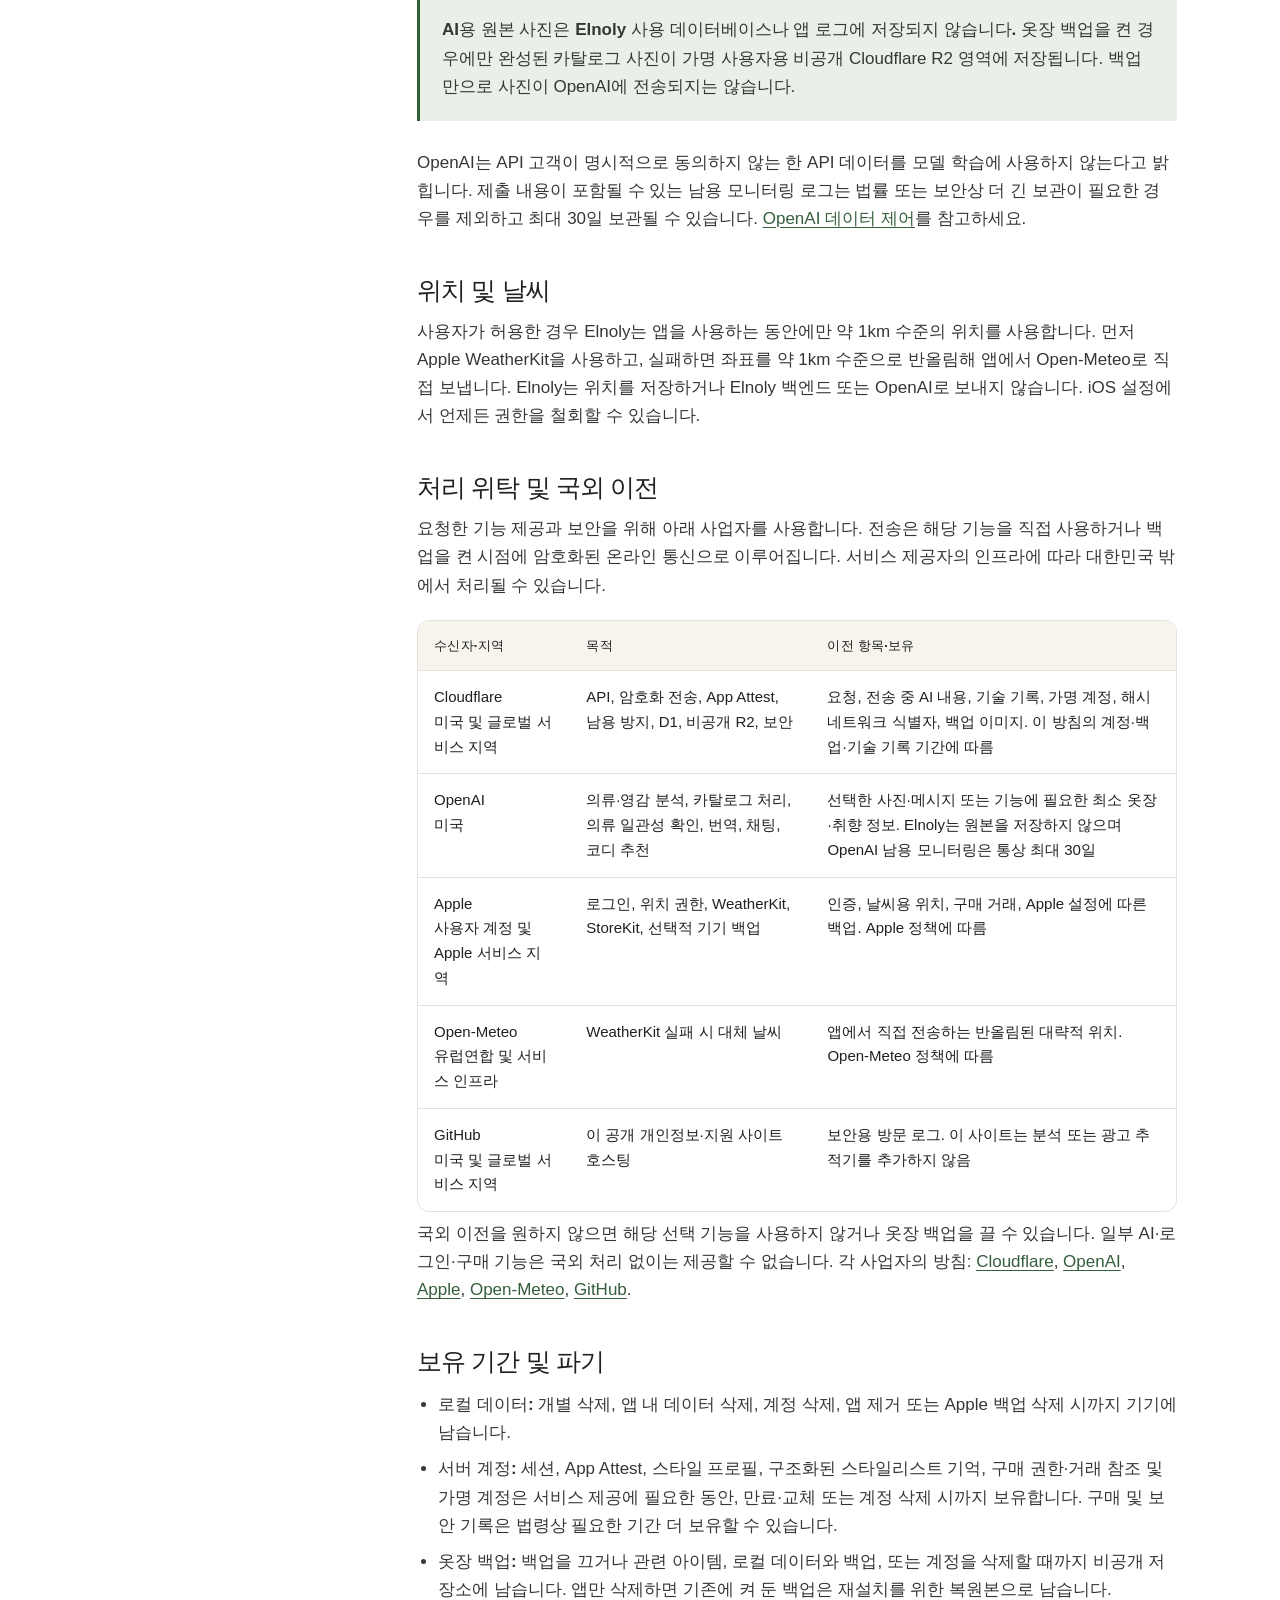
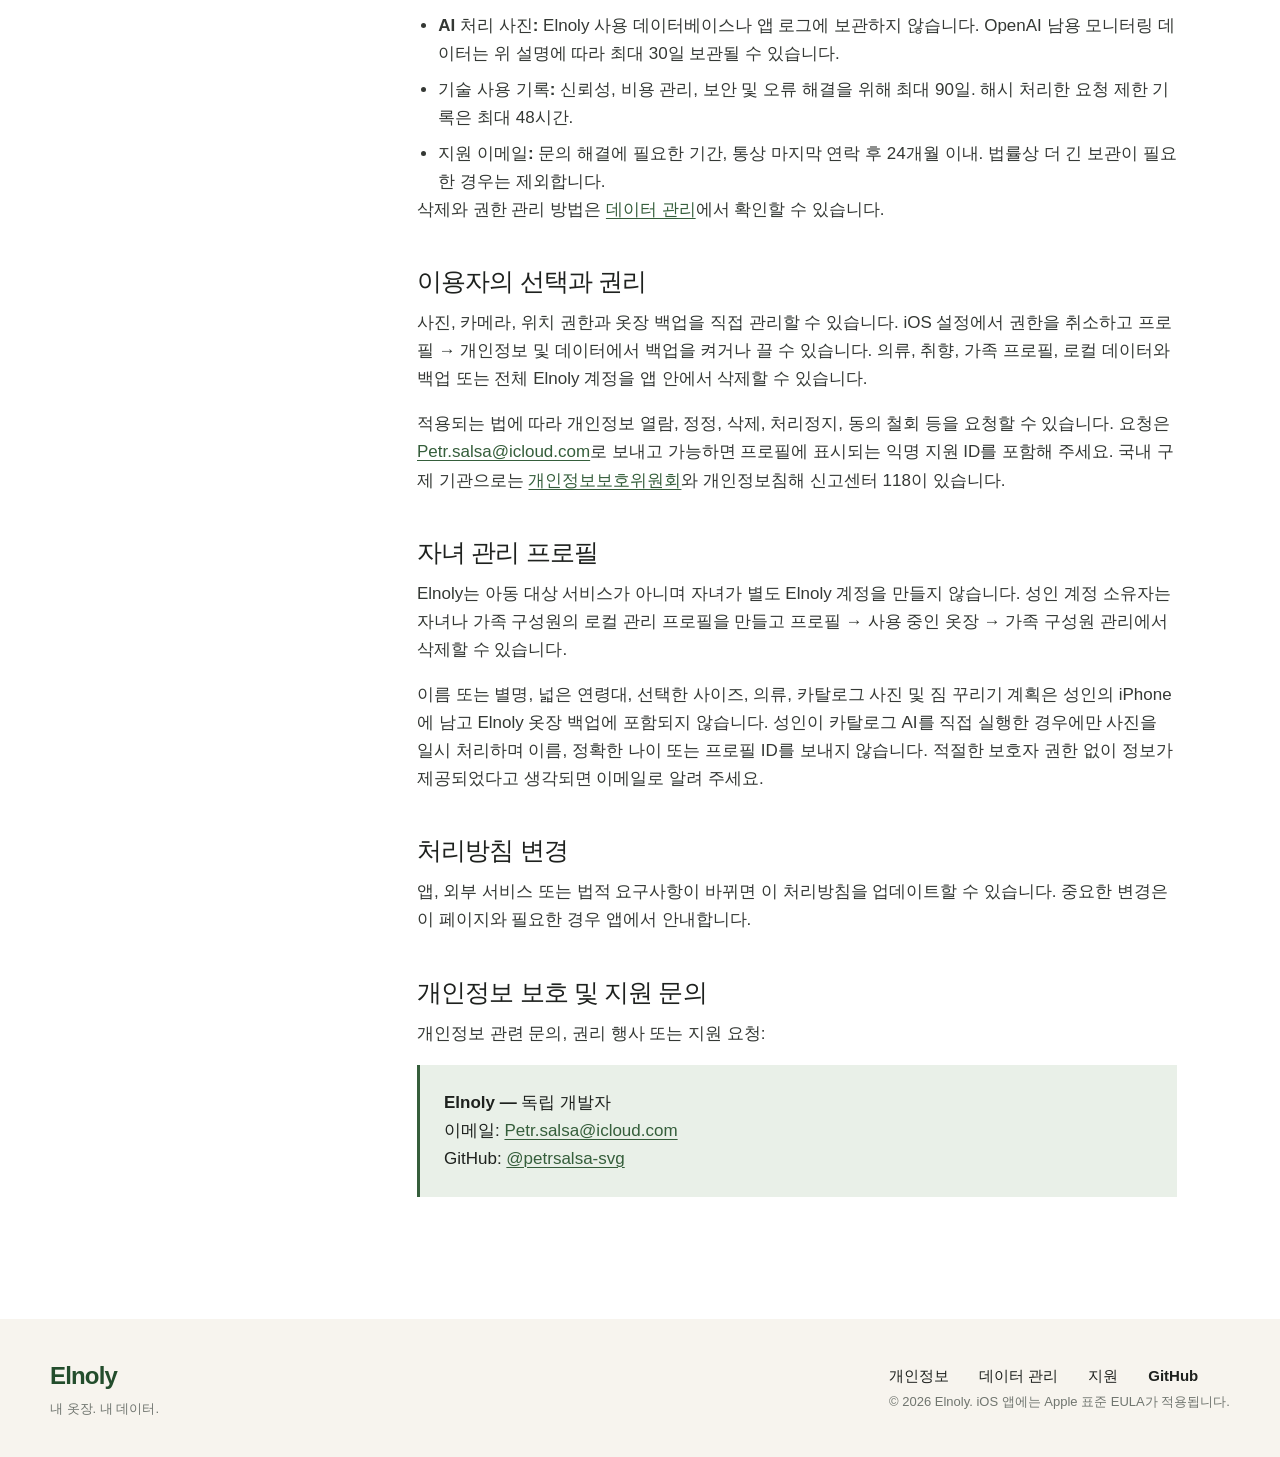
<file: ko/index.html>
<!doctype html>
<html lang="ko">
<head>
  <meta charset="utf-8">
  <meta name="viewport" content="width=device-width, initial-scale=1">
  <meta name="description" content="iOS 앱 Elnoly의 개인정보 처리방침, 데이터 관리 및 지원 정보입니다.">
  <meta name="theme-color" content="#f7f4ee">
  <meta property="og:title" content="Elnoly — 개인정보 처리방침">
  <meta property="og:description" content="Elnoly가 어떤 정보를 왜 처리하고, 사용자가 이를 어떻게 관리할 수 있는지 설명합니다.">
  <meta property="og:type" content="website">
  <meta property="og:url" content="https://petrsalsa-svg.github.io/Elnoly-Privacy/ko/">
  <link rel="canonical" href="https://petrsalsa-svg.github.io/Elnoly-Privacy/ko/">
  <link rel="alternate" hreflang="en" href="https://petrsalsa-svg.github.io/Elnoly-Privacy/">
  <link rel="alternate" hreflang="cs" href="https://petrsalsa-svg.github.io/Elnoly-Privacy/cs/">
  <link rel="alternate" hreflang="ja" href="https://petrsalsa-svg.github.io/Elnoly-Privacy/ja/">
  <link rel="alternate" hreflang="ko" href="https://petrsalsa-svg.github.io/Elnoly-Privacy/ko/">
  <link rel="stylesheet" href="../assets/styles.css">
  <script src="../assets/site.js" defer></script>
  <title>Elnoly — 개인정보 처리방침</title>
</head>
<body>
  <a class="skip-link" href="#main">본문으로 이동</a>
  <header class="site-header"><div class="header-inner">
    <a class="brand" href="./" aria-label="Elnoly 개인정보">Elnoly</a>
    <nav class="desktop-nav" aria-label="주요 메뉴"><a href="./" aria-current="page">개인정보</a><a href="./data-choices/">데이터 관리</a><a href="./support/">지원</a></nav>
    <button class="menu-button" type="button" aria-expanded="false" aria-controls="mobile-navigation" data-menu-button><svg viewBox="0 0 24 24" aria-hidden="true"><path d="M4 7h16M4 12h16M4 17h16"/></svg>메뉴</button>
    <nav class="language-nav" aria-label="언어"><a href="../" lang="en">EN</a><span>/</span><a href="../cs/" lang="cs">CS</a><span>/</span><a href="../ja/" lang="ja">JA</a><span>/</span><a href="./" aria-current="page" lang="ko">KO</a></nav>
    <nav class="mobile-nav" id="mobile-navigation" aria-label="모바일 메뉴" data-mobile-nav><a href="./" aria-current="page">개인정보</a><a href="./data-choices/">데이터 관리</a><a href="./support/">지원</a></nav>
  </div></header>

  <main id="main">
    <section class="hero" aria-labelledby="hero-title"><div class="hero-inner"><div class="seam" aria-hidden="true"></div><div class="hero-copy">
      <h1 id="hero-title">내 옷장.<br>내 데이터.</h1>
      <p class="hero-lede">Elnoly가 어떤 정보를 왜 처리하고, 사용자가 이를 어떻게 관리할 수 있는지 분명하게 설명합니다.</p>
      <div class="actions"><a class="button button-primary" href="#privacy-policy">처리방침 보기 <span aria-hidden="true">→</span></a><a class="button button-secondary" href="./data-choices/">데이터 관리</a></div>
    </div></div></section>

    <section class="glance" aria-labelledby="glance-title"><div class="glance-inner"><h2 id="glance-title">한눈에 보기</h2><ol class="glance-list">
      <li class="glance-item"><span class="glance-number" aria-hidden="true">01</span><span class="glance-icon" aria-hidden="true"><svg viewBox="0 0 24 24"><path d="M3 11.5 12 4l9 7.5M5.5 10v10h13V10M9.5 20v-6h5v6"/></svg></span><span class="glance-text">옷장 데이터는 기기 우선 저장</span></li>
      <li class="glance-item"><span class="glance-number" aria-hidden="true">02</span><span class="glance-icon" aria-hidden="true"><svg viewBox="0 0 24 24"><path d="M4 8.5h3l1.2-2h7.6l1.2 2h3a2 2 0 0 1 2 2v8a2 2 0 0 1-2 2H4a2 2 0 0 1-2-2v-8a2 2 0 0 1 2-2Z"/><circle cx="12" cy="14" r="4"/></svg></span><span class="glance-text">사진은 AI 기능을 직접 사용할 때만 전송</span></li>
      <li class="glance-item"><span class="glance-number" aria-hidden="true">03</span><span class="glance-icon" aria-hidden="true"><svg viewBox="0 0 24 24"><path d="M12 3 4.5 6v5.5c0 4.7 3.1 7.8 7.5 9.5 4.4-1.7 7.5-4.8 7.5-9.5V6L12 3Z"/><path d="m8.8 12.1 2 2 4.5-4.5"/></svg></span><span class="glance-text">광고 및 앱 간 추적 없음</span></li>
    </ol></div></section>

    <section class="policy" id="privacy-policy" aria-labelledby="policy-title"><div class="policy-shell">
      <aside class="toc" aria-label="목차"><p class="toc-title">이 페이지의 내용</p><ol>
        <li><a class="is-active" href="#what-we-process">처리하는 정보</a></li><li><a href="#ai-features">AI 기능</a></li><li><a href="#location-weather">위치 및 날씨</a></li><li><a href="#service-providers">위탁·국외 이전</a></li><li><a href="#retention-deletion">보유 및 삭제</a></li><li><a href="#choices-rights">선택과 권리</a></li><li><a href="#children">자녀 관리 프로필</a></li><li><a href="#changes">변경</a></li><li><a href="#contact">문의</a></li>
      </ol></aside>
      <article class="policy-article">
        <div class="policy-heading"><h2 id="policy-title">개인정보 처리방침</h2><p class="updated">시행·최종 업데이트: 2026년 8월 17일</p></div>
        <details class="mobile-toc"><summary>이 페이지의 내용 <span aria-hidden="true">⌄</span></summary><nav aria-label="처리방침 항목"><a href="#what-we-process">처리하는 정보</a><a href="#ai-features">AI 기능</a><a href="#location-weather">위치 및 날씨</a><a href="#service-providers">위탁·국외 이전</a><a href="#retention-deletion">보유 및 삭제</a><a href="#choices-rights">선택과 권리</a><a href="#children">자녀 관리 프로필</a><a href="#changes">변경</a><a href="#contact">문의</a></nav></details>

        <section id="what-we-process">
          <h3>처리하는 정보와 목적</h3>
          <p>이 처리방침은 iOS 앱 Elnoly, 지원 API 및 이 웹사이트에 적용됩니다. Elnoly는 독립 개발자가 운영하며 개인정보 보호 문의 담당 연락처는 <a href="mailto:Petr.salsa@icloud.com">Petr.salsa@icloud.com</a>입니다.</p>
          <p>Elnoly는 가능한 한 정보를 iPhone에 보관하도록 설계되었습니다. Apple로 로그인하면 AI 기능, App Attest 보안, 구매, 지원 조회 및 계정 삭제에 사용하는 가명 Elnoly 계정이 생성됩니다. 개인정보를 판매하지 않으며 광고를 제공하거나 앱·웹사이트 간 사용자를 추적하지 않습니다.</p>
          <h4>iPhone에 저장되는 정보</h4>
          <ul>
            <li>옷 사진, 이름, 카테고리, 색상, 패턴, 소재, 브랜드, 사이즈, 가격, 구매일, 메모, 즐겨찾기 및 보관 상태.</li>
            <li>코디, 일정, 착용 기록, 사용 횟수 및 관련 메모.</li>
            <li>반응, 취향, 스타일리스트 기억, 추천, 캐시 결과, 선택 사항인 체형 비율 및 퍼스널컬러 프로필. 프로필 추정에 사용한 원본 사진은 Elnoly가 저장하지 않습니다.</li>
            <li>성인 계정 소유자가 만든 가족 관리 프로필의 이름 또는 별명, 넓은 연령대, 선택한 사이즈, 의류, 사진 및 짐 꾸리기 계획. 가족 프로필에는 별도 로그인이 없으며 옷장 백업에서 제외됩니다.</li>
            <li>Apple StoreKit이 제공하는 구매 권한 상태. Elnoly는 결제 카드 정보를 받지 않습니다.</li>
          </ul>
          <p>옷장 백업은 기본적으로 꺼져 있습니다. 사용자가 프로필 → 개인정보 및 데이터에서 켠 경우에만 의류 정보와 완성된 카탈로그 사진이 가명 계정의 비공개 저장소에 백업됩니다. Apple 기기 설정에 따라 로컬 데이터가 Apple이 관리하는 암호화 기기 또는 iCloud 백업에 포함될 수 있습니다.</p>
          <h4>Elnoly 서비스에서 처리되는 정보</h4>
          <ul>
            <li>사용자가 AI 의류 분석, 카탈로그 이미지 생성, 체형 비율 또는 퍼스널컬러 추정을 위해 직접 선택한 사진. 백업을 켠 경우 완성된 카탈로그 사진과 의류 정보.</li>
            <li>코디 추천에 필요한 의류 메타데이터, 무작위 아이템 ID, 취향, 최근 착용, 날씨 및 상황. 일반 스타일리스트 추천에는 옷장 사진이 포함되지 않습니다.</li>
            <li>앱 언어 변경 시 제한된 묶음으로 보내는 의류 이름, 종류, 색상, 패턴, 소재, 스타일 및 계절. 브랜드는 번역 문맥으로만 제공되며 사진, 메모, 사이즈, 가격, 구매일은 보내지 않습니다. 번역은 iPhone에만 캐시되고 원본 정보를 덮어쓰지 않습니다.</li>
            <li>AI 스타일리스트에게 보낸 메시지, 제한된 최근 대화 문맥, 답변에 필요한 옷장과 취향. 대화 본문은 로컬 기록에 남고 서버 스타일리스트 기억에는 저장되지 않습니다.</li>
            <li>가명 계정에 저장되는 제한된 스타일 프로필과 무작위 아이템 ID 기반의 구조화된 취향·상호작용. 옷 사진, 옷 이름 또는 대화 본문은 포함하지 않습니다.</li>
            <li>Apple 로그인 ID 토큰, App Attest 기기 상태, 앱 세션 및 지원 ID. Apple 사용자 ID와 Apple이 제공한 경우의 계정 이메일은 단방향 HMAC 해시로 저장합니다. 읽을 수 있는 Apple 이메일이나 Apple 비밀번호는 저장하지 않습니다.</li>
            <li>Premium과 AI 사진 크레딧 제공에 필요한 제품·거래 ID, 구매·만료·철회 시각, 환경 및 잔액. 카드 정보는 Apple이 처리합니다.</li>
            <li>요청 시각, 작업, 모델, 성공·오류 상태, 공급자 요청 ID, 토큰 사용량, 예상 비용 등의 제한된 운영 기록. 남용 방지를 위해 IP 주소의 단방향 해시를 1분 단위로 사용하며 원본 IP는 앱 데이터베이스에 저장하지 않습니다.</li>
          </ul>
        </section>

        <section id="ai-features">
          <h3>AI 기능의 작동 방식</h3>
          <p>AI 기능은 선택 사항이며 사용자가 직접 요청한 경우에만 실행됩니다. 선택한 사진, 메시지 또는 필요한 옷장 정보는 암호화된 연결로 Cloudflare의 Elnoly API에 전송되고, 요청한 작업에 필요한 최소한의 내용만 OpenAI에 전달됩니다.</p>
          <ul>
            <li><strong>의류 분석·카탈로그 이미지:</strong> 사진 속 의류와 속성을 분석하고 필요한 경우 정리된 카탈로그 이미지를 만든 뒤 원본 의류와의 일관성을 확인합니다.</li>
            <li><strong>수동 카탈로그 메타데이터:</strong> 누끼와 흰 배경은 iPhone에서 만듭니다. 무료 정보 채우기를 사용하면 완성된 누끼를 한 번 처리해 수정 가능한 의류 정보를 제안하며 Elnoly 백엔드는 이미지를 저장하지 않습니다.</li>
            <li><strong>영감 분석:</strong> 사용자가 선택한 이미지를 한 번 분석해 스타일 신호를 추출합니다. Elnoly 백엔드는 이미지를 저장하지 않습니다.</li>
            <li><strong>체형 비율:</strong> 사용자가 전신 사진 분석을 명시적으로 선택하면 의류에 필요한 넓은 비율을 한 번 추정합니다. 사진은 저장하지 않고 제한된 구조 결과만 iPhone에 남깁니다.</li>
            <li><strong>퍼스널컬러:</strong> 사용자가 요청하면 얼굴과 목이 정면으로 보이는 사진 한 장으로 12계절 유형과 신뢰도를 추정합니다. 신원, 인종, 건강 또는 외모 매력을 추정하지 않습니다. 사진은 저장하지 않으며 전문 진단 결과를 직접 입력해 언제든 대체할 수 있습니다.</li>
            <li><strong>스타일리스트·채팅·주간/여행 계획:</strong> 메시지나 계획 조건, 대상 의류 메타데이터, 날씨, 상황 및 취향을 처리합니다. 전체 대화는 서버 기억에 저장하지 않습니다.</li>
            <li><strong>옷장 번역:</strong> 언어 변경 후 선택한 텍스트 필드만 제한된 묶음으로 번역하며 옷장 사진은 보내지 않습니다.</li>
            <li><strong>코디 시각 검토:</strong> 실제 카탈로그 사진으로 임시 흰 배경 미리보기를 iPhone에서 만들고 사람 사진 없이 AI에 보냅니다. 미리보기는 백업이나 사용 기록에 저장되지 않습니다.</li>
            <li><strong>가족 관리 프로필:</strong> 성인이 카탈로그 AI를 직접 사용한 경우 사진은 성인 계정으로 일시 처리되며 아동·청소년·성인이라는 넓은 대상 구분만 전달됩니다. 이름, 정확한 나이, 프로필 ID는 보내지 않습니다.</li>
          </ul>
          <div class="notice"><p><strong>AI용 원본 사진은 Elnoly 사용 데이터베이스나 앱 로그에 저장되지 않습니다.</strong> 옷장 백업을 켠 경우에만 완성된 카탈로그 사진이 가명 사용자용 비공개 Cloudflare R2 영역에 저장됩니다. 백업만으로 사진이 OpenAI에 전송되지는 않습니다.</p></div>
          <p>OpenAI는 API 고객이 명시적으로 동의하지 않는 한 API 데이터를 모델 학습에 사용하지 않는다고 밝힙니다. 제출 내용이 포함될 수 있는 남용 모니터링 로그는 법률 또는 보안상 더 긴 보관이 필요한 경우를 제외하고 최대 30일 보관될 수 있습니다. <a href="https://platform.openai.com/docs/models/default-usage-policies-by-endpoint" rel="external">OpenAI 데이터 제어</a>를 참고하세요.</p>
        </section>

        <section id="location-weather"><h3>위치 및 날씨</h3><p>사용자가 허용한 경우 Elnoly는 앱을 사용하는 동안에만 약 1km 수준의 위치를 사용합니다. 먼저 Apple WeatherKit을 사용하고, 실패하면 좌표를 약 1km 수준으로 반올림해 앱에서 Open-Meteo로 직접 보냅니다. Elnoly는 위치를 저장하거나 Elnoly 백엔드 또는 OpenAI로 보내지 않습니다. iOS 설정에서 언제든 권한을 철회할 수 있습니다.</p></section>

        <section id="service-providers">
          <h3>처리 위탁 및 국외 이전</h3>
          <p>요청한 기능 제공과 보안을 위해 아래 사업자를 사용합니다. 전송은 해당 기능을 직접 사용하거나 백업을 켠 시점에 암호화된 온라인 통신으로 이루어집니다. 서비스 제공자의 인프라에 따라 대한민국 밖에서 처리될 수 있습니다.</p>
          <div class="table-wrap" role="region" aria-label="처리 위탁 및 국외 이전" tabindex="0"><table><thead><tr><th>수신자·지역</th><th>목적</th><th>이전 항목·보유</th></tr></thead><tbody>
            <tr><td>Cloudflare<br>미국 및 글로벌 서비스 지역</td><td>API, 암호화 전송, App Attest, 남용 방지, D1, 비공개 R2, 보안</td><td>요청, 전송 중 AI 내용, 기술 기록, 가명 계정, 해시 네트워크 식별자, 백업 이미지. 이 방침의 계정·백업·기술 기록 기간에 따름</td></tr>
            <tr><td>OpenAI<br>미국</td><td>의류·영감 분석, 카탈로그 처리, 의류 일관성 확인, 번역, 채팅, 코디 추천</td><td>선택한 사진·메시지 또는 기능에 필요한 최소 옷장·취향 정보. Elnoly는 원본을 저장하지 않으며 OpenAI 남용 모니터링은 통상 최대 30일</td></tr>
            <tr><td>Apple<br>사용자 계정 및 Apple 서비스 지역</td><td>로그인, 위치 권한, WeatherKit, StoreKit, 선택적 기기 백업</td><td>인증, 날씨용 위치, 구매 거래, Apple 설정에 따른 백업. Apple 정책에 따름</td></tr>
            <tr><td>Open-Meteo<br>유럽연합 및 서비스 인프라</td><td>WeatherKit 실패 시 대체 날씨</td><td>앱에서 직접 전송하는 반올림된 대략적 위치. Open-Meteo 정책에 따름</td></tr>
            <tr><td>GitHub<br>미국 및 글로벌 서비스 지역</td><td>이 공개 개인정보·지원 사이트 호스팅</td><td>보안용 방문 로그. 이 사이트는 분석 또는 광고 추적기를 추가하지 않음</td></tr>
          </tbody></table></div>
          <p>국외 이전을 원하지 않으면 해당 선택 기능을 사용하지 않거나 옷장 백업을 끌 수 있습니다. 일부 AI·로그인·구매 기능은 국외 처리 없이는 제공할 수 없습니다. 각 사업자의 방침: <a href="https://www.cloudflare.com/privacypolicy/" rel="external">Cloudflare</a>, <a href="https://openai.com/policies/privacy-policy/" rel="external">OpenAI</a>, <a href="https://www.apple.com/legal/privacy/" rel="external">Apple</a>, <a href="https://open-meteo.com/en/terms" rel="external">Open-Meteo</a>, <a href="https://docs.github.com/en/site-policy/privacy-policies/github-general-privacy-statement" rel="external">GitHub</a>.</p>
        </section>

        <section id="retention-deletion"><h3>보유 기간 및 파기</h3><ul>
          <li><strong>로컬 데이터:</strong> 개별 삭제, 앱 내 데이터 삭제, 계정 삭제, 앱 제거 또는 Apple 백업 삭제 시까지 기기에 남습니다.</li>
          <li><strong>서버 계정:</strong> 세션, App Attest, 스타일 프로필, 구조화된 스타일리스트 기억, 구매 권한·거래 참조 및 가명 계정은 서비스 제공에 필요한 동안, 만료·교체 또는 계정 삭제 시까지 보유합니다. 구매 및 보안 기록은 법령상 필요한 기간 더 보유할 수 있습니다.</li>
          <li><strong>옷장 백업:</strong> 백업을 끄거나 관련 아이템, 로컬 데이터와 백업, 또는 계정을 삭제할 때까지 비공개 저장소에 남습니다. 앱만 삭제하면 기존에 켜 둔 백업은 재설치를 위한 복원본으로 남습니다.</li>
          <li><strong>AI 처리 사진:</strong> Elnoly 사용 데이터베이스나 앱 로그에 보관하지 않습니다. OpenAI 남용 모니터링 데이터는 위 설명에 따라 최대 30일 보관될 수 있습니다.</li>
          <li><strong>기술 사용 기록:</strong> 신뢰성, 비용 관리, 보안 및 오류 해결을 위해 최대 90일. 해시 처리한 요청 제한 기록은 최대 48시간.</li>
          <li><strong>지원 이메일:</strong> 문의 해결에 필요한 기간, 통상 마지막 연락 후 24개월 이내. 법률상 더 긴 보관이 필요한 경우는 제외합니다.</li>
        </ul><p>삭제와 권한 관리 방법은 <a href="./data-choices/">데이터 관리</a>에서 확인할 수 있습니다.</p></section>

        <section id="choices-rights"><h3>이용자의 선택과 권리</h3><p>사진, 카메라, 위치 권한과 옷장 백업을 직접 관리할 수 있습니다. iOS 설정에서 권한을 취소하고 프로필 → 개인정보 및 데이터에서 백업을 켜거나 끌 수 있습니다. 의류, 취향, 가족 프로필, 로컬 데이터와 백업 또는 전체 Elnoly 계정을 앱 안에서 삭제할 수 있습니다.</p><p>적용되는 법에 따라 개인정보 열람, 정정, 삭제, 처리정지, 동의 철회 등을 요청할 수 있습니다. 요청은 <a href="mailto:Petr.salsa@icloud.com?subject=Elnoly%20privacy%20request">Petr.salsa@icloud.com</a>로 보내고 가능하면 프로필에 표시되는 익명 지원 ID를 포함해 주세요. 국내 구제 기관으로는 <a href="https://www.pipc.go.kr/" rel="external">개인정보보호위원회</a>와 개인정보침해 신고센터 118이 있습니다.</p></section>

        <section id="children"><h3>자녀 관리 프로필</h3><p>Elnoly는 아동 대상 서비스가 아니며 자녀가 별도 Elnoly 계정을 만들지 않습니다. 성인 계정 소유자는 자녀나 가족 구성원의 로컬 관리 프로필을 만들고 프로필 → 사용 중인 옷장 → 가족 구성원 관리에서 삭제할 수 있습니다.</p><p>이름 또는 별명, 넓은 연령대, 선택한 사이즈, 의류, 카탈로그 사진 및 짐 꾸리기 계획은 성인의 iPhone에 남고 Elnoly 옷장 백업에 포함되지 않습니다. 성인이 카탈로그 AI를 직접 실행한 경우에만 사진을 일시 처리하며 이름, 정확한 나이 또는 프로필 ID를 보내지 않습니다. 적절한 보호자 권한 없이 정보가 제공되었다고 생각되면 이메일로 알려 주세요.</p></section>
        <section id="changes"><h3>처리방침 변경</h3><p>앱, 외부 서비스 또는 법적 요구사항이 바뀌면 이 처리방침을 업데이트할 수 있습니다. 중요한 변경은 이 페이지와 필요한 경우 앱에서 안내합니다.</p></section>
        <section id="contact"><h3>개인정보 보호 및 지원 문의</h3><p>개인정보 관련 문의, 권리 행사 또는 지원 요청:</p><div class="contact-block"><strong>Elnoly — 독립 개발자</strong><br>이메일: <a href="mailto:Petr.salsa@icloud.com">Petr.salsa@icloud.com</a><br>GitHub: <a href="https://github.com/petrsalsa-svg" rel="external">@petrsalsa-svg</a></div></section>
      </article>
    </div></section>
  </main>
  <footer class="site-footer"><div class="footer-inner"><div class="footer-brand"><a class="brand" href="./">Elnoly</a><p>내 옷장. 내 데이터.</p></div><div class="footer-meta"><nav class="footer-nav" aria-label="하단 메뉴"><a href="./">개인정보</a><a href="./data-choices/">데이터 관리</a><a href="./support/">지원</a><a href="https://github.com/petrsalsa-svg/Elnoly-Privacy">GitHub</a></nav><p class="copyright">© 2026 Elnoly. iOS 앱에는 Apple 표준 EULA가 적용됩니다.</p></div></div></footer>
</body>
</html>
</file>
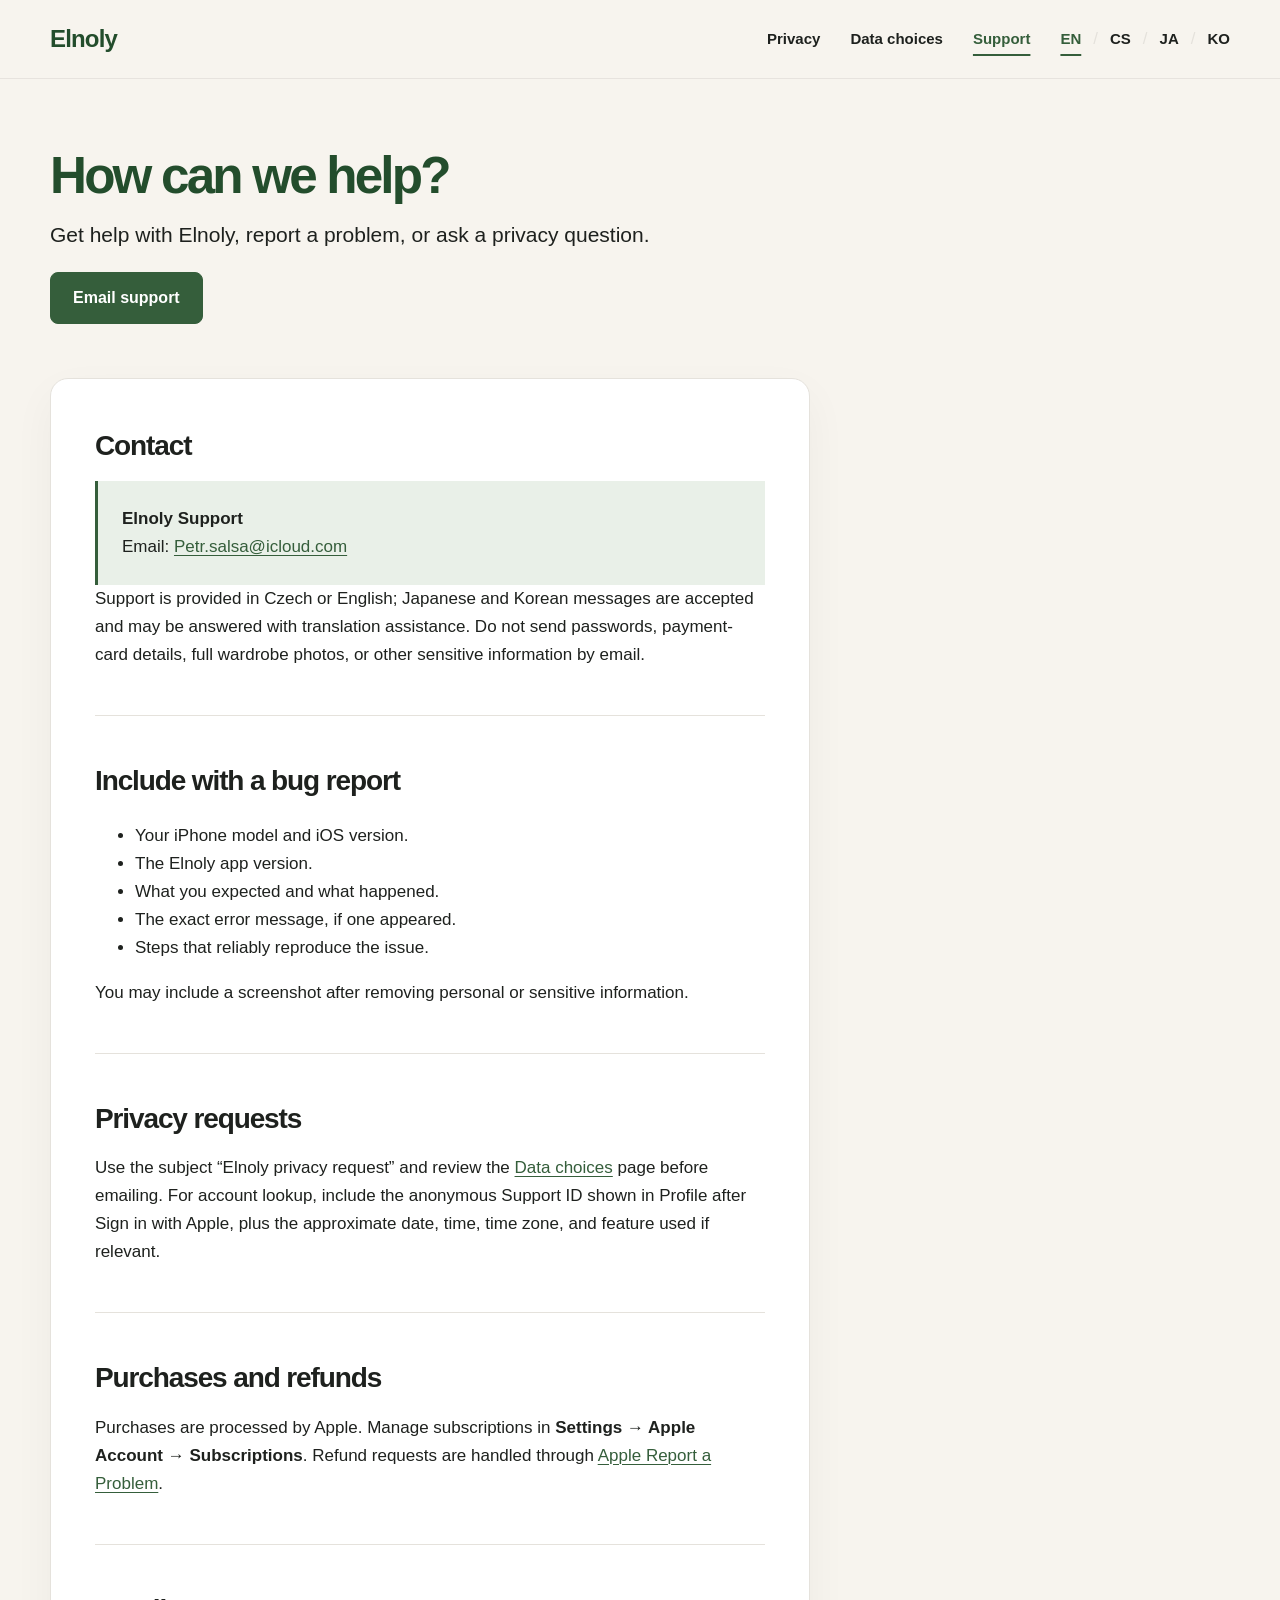
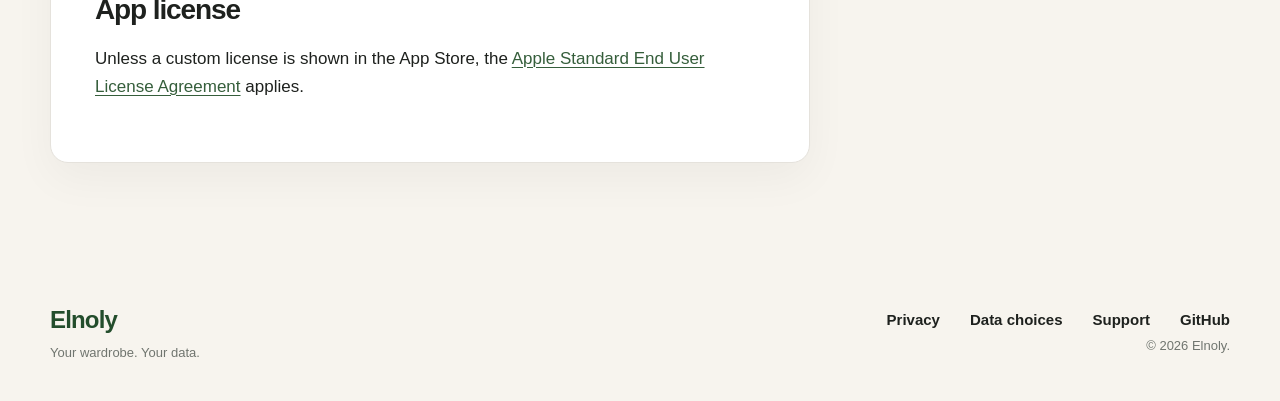
<file: support/index.html>
<!doctype html>
<html lang="en">
<head>
  <meta charset="utf-8">
  <meta name="viewport" content="width=device-width, initial-scale=1">
  <meta name="description" content="Support and contact information for Elnoly.">
  <meta name="theme-color" content="#f7f4ee">
  <link rel="canonical" href="https://petrsalsa-svg.github.io/Elnoly-Privacy/support/">
  <link rel="alternate" hreflang="en" href="https://petrsalsa-svg.github.io/Elnoly-Privacy/support/">
  <link rel="alternate" hreflang="cs" href="https://petrsalsa-svg.github.io/Elnoly-Privacy/cs/support/">
  <link rel="alternate" hreflang="ja" href="https://petrsalsa-svg.github.io/Elnoly-Privacy/ja/support/">
  <link rel="alternate" hreflang="ko" href="https://petrsalsa-svg.github.io/Elnoly-Privacy/ko/support/">
  <link rel="stylesheet" href="../assets/styles.css">
  <script src="../assets/site.js" defer></script>
  <title>Elnoly — Support</title>
</head>
<body>
  <a class="skip-link" href="#main">Skip to content</a>
  <header class="site-header"><div class="header-inner">
    <a class="brand" href="../">Elnoly</a>
    <nav class="desktop-nav" aria-label="Primary navigation"><a href="../">Privacy</a><a href="../data-choices/">Data choices</a><a href="./" aria-current="page">Support</a></nav>
    <button class="menu-button" type="button" aria-expanded="false" aria-controls="mobile-navigation" data-menu-button><svg viewBox="0 0 24 24" aria-hidden="true"><path d="M4 7h16M4 12h16M4 17h16"/></svg>Menu</button>
    <nav class="language-nav" aria-label="Language"><a href="./" aria-current="page" lang="en">EN</a><span>/</span><a href="../cs/support/" lang="cs">CS</a><span>/</span><a href="../ja/support/" lang="ja">JA</a><span>/</span><a href="../ko/support/" lang="ko">KO</a></nav>
    <nav class="mobile-nav" id="mobile-navigation" aria-label="Mobile navigation" data-mobile-nav><a href="../">Privacy</a><a href="../data-choices/">Data choices</a><a href="./" aria-current="page">Support</a></nav>
  </div></header>
  <main class="simple-main" id="main">
    <div class="simple-hero"><h1>How can we help?</h1><p>Get help with Elnoly, report a problem, or ask a privacy question.</p><div class="actions"><a class="button button-primary" href="mailto:Petr.salsa@icloud.com?subject=Elnoly%20support">Email support</a></div></div>
    <div class="simple-content">
      <section><h2>Contact</h2><div class="contact-block"><strong>Elnoly Support</strong><br>Email: <a href="mailto:Petr.salsa@icloud.com">Petr.salsa@icloud.com</a></div><p>Support is provided in Czech or English; Japanese and Korean messages are accepted and may be answered with translation assistance. Do not send passwords, payment-card details, full wardrobe photos, or other sensitive information by email.</p></section>
      <section><h2>Include with a bug report</h2><ul><li>Your iPhone model and iOS version.</li><li>The Elnoly app version.</li><li>What you expected and what happened.</li><li>The exact error message, if one appeared.</li><li>Steps that reliably reproduce the issue.</li></ul><p>You may include a screenshot after removing personal or sensitive information.</p></section>
      <section><h2>Privacy requests</h2><p>Use the subject “Elnoly privacy request” and review the <a href="../data-choices/">Data choices</a> page before emailing. For account lookup, include the anonymous Support ID shown in Profile after Sign in with Apple, plus the approximate date, time, time zone, and feature used if relevant.</p></section>
      <section><h2>Purchases and refunds</h2><p>Purchases are processed by Apple. Manage subscriptions in <strong>Settings → Apple Account → Subscriptions</strong>. Refund requests are handled through <a href="https://reportaproblem.apple.com/" rel="external">Apple Report a Problem</a>.</p></section>
      <section><h2>App license</h2><p>Unless a custom license is shown in the App Store, the <a href="https://www.apple.com/legal/internet-services/itunes/dev/stdeula/" rel="external">Apple Standard End User License Agreement</a> applies.</p></section>
    </div>
  </main>
  <footer class="site-footer"><div class="footer-inner"><div class="footer-brand"><a class="brand" href="../">Elnoly</a><p>Your wardrobe. Your data.</p></div><div class="footer-meta"><nav class="footer-nav" aria-label="Footer navigation"><a href="../">Privacy</a><a href="../data-choices/">Data choices</a><a href="./">Support</a><a href="https://github.com/petrsalsa-svg/Elnoly-Privacy">GitHub</a></nav><p class="copyright">© 2026 Elnoly.</p></div></div></footer>
</body>
</html>
</file>
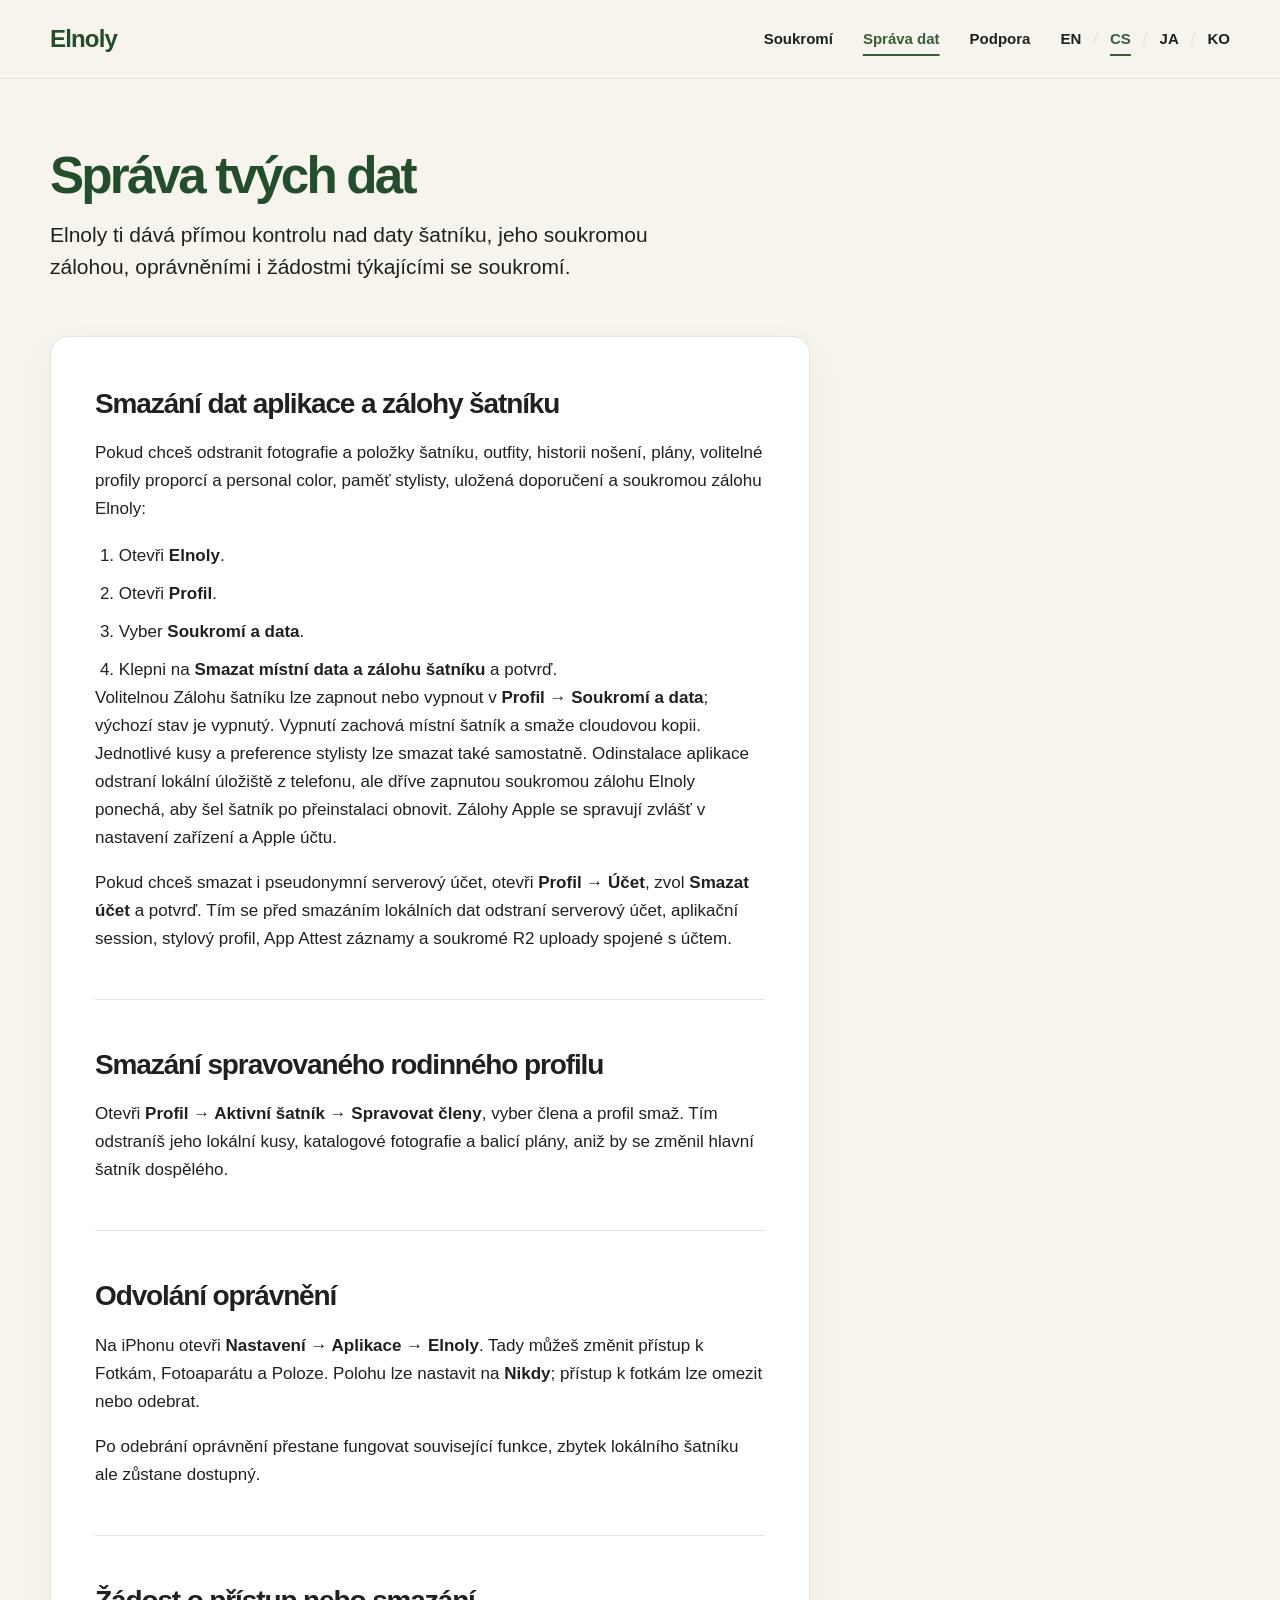
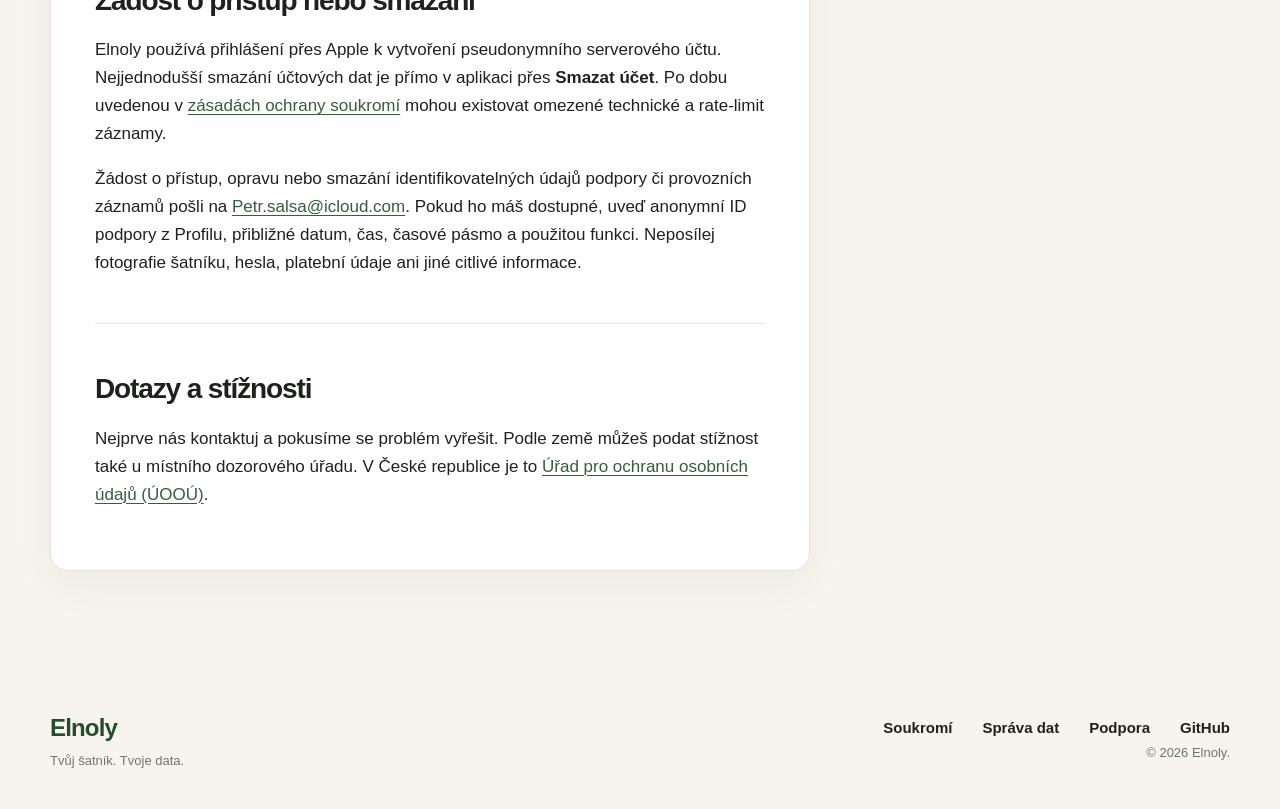
<file: cs/data-choices/index.html>
<!doctype html>
<html lang="cs">
<head>
  <meta charset="utf-8">
  <meta name="viewport" content="width=device-width, initial-scale=1">
  <meta name="description" content="Správa dat, oprávnění a žádostí o soukromí v Elnoly.">
  <meta name="theme-color" content="#f7f4ee">
  <link rel="canonical" href="https://petrsalsa-svg.github.io/Elnoly-Privacy/cs/data-choices/">
  <link rel="alternate" hreflang="en" href="https://petrsalsa-svg.github.io/Elnoly-Privacy/data-choices/">
  <link rel="alternate" hreflang="cs" href="https://petrsalsa-svg.github.io/Elnoly-Privacy/cs/data-choices/">
  <link rel="alternate" hreflang="ja" href="https://petrsalsa-svg.github.io/Elnoly-Privacy/ja/data-choices/">
  <link rel="alternate" hreflang="ko" href="https://petrsalsa-svg.github.io/Elnoly-Privacy/ko/data-choices/">
  <link rel="stylesheet" href="../../assets/styles.css">
  <script src="../../assets/site.js" defer></script>
  <title>Elnoly — Správa dat</title>
</head>
<body>
  <a class="skip-link" href="#main">Přeskočit na obsah</a>
  <header class="site-header"><div class="header-inner">
    <a class="brand" href="../">Elnoly</a>
    <nav class="desktop-nav" aria-label="Hlavní navigace"><a href="../">Soukromí</a><a href="./" aria-current="page">Správa dat</a><a href="../support/">Podpora</a></nav>
    <button class="menu-button" type="button" aria-expanded="false" aria-controls="mobile-navigation" data-menu-button><svg viewBox="0 0 24 24" aria-hidden="true"><path d="M4 7h16M4 12h16M4 17h16"/></svg>Menu</button>
    <nav class="language-nav" aria-label="Jazyk"><a href="../../data-choices/" lang="en">EN</a><span>/</span><a href="./" aria-current="page" lang="cs">CS</a><span>/</span><a href="../../ja/data-choices/" lang="ja">JA</a><span>/</span><a href="../../ko/data-choices/" lang="ko">KO</a></nav>
    <nav class="mobile-nav" id="mobile-navigation" aria-label="Mobilní navigace" data-mobile-nav><a href="../">Soukromí</a><a href="./" aria-current="page">Správa dat</a><a href="../support/">Podpora</a></nav>
  </div></header>
  <main class="simple-main" id="main">
    <div class="simple-hero"><h1>Správa tvých dat</h1><p>Elnoly ti dává přímou kontrolu nad daty šatníku, jeho soukromou zálohou, oprávněními i žádostmi týkajícími se soukromí.</p></div>
    <div class="simple-content">
      <section id="delete-local"><h2>Smazání dat aplikace a zálohy šatníku</h2><p>Pokud chceš odstranit fotografie a položky šatníku, outfity, historii nošení, plány, volitelné profily proporcí a personal color, paměť stylisty, uložená doporučení a soukromou zálohu Elnoly:</p><ol class="steps"><li>Otevři <strong>Elnoly</strong>.</li><li>Otevři <strong>Profil</strong>.</li><li>Vyber <strong>Soukromí a data</strong>.</li><li>Klepni na <strong>Smazat místní data a zálohu šatníku</strong> a potvrď.</li></ol><p>Volitelnou Zálohu šatníku lze zapnout nebo vypnout v <strong>Profil → Soukromí a data</strong>; výchozí stav je vypnutý. Vypnutí zachová místní šatník a smaže cloudovou kopii. Jednotlivé kusy a preference stylisty lze smazat také samostatně. Odinstalace aplikace odstraní lokální úložiště z telefonu, ale dříve zapnutou soukromou zálohu Elnoly ponechá, aby šel šatník po přeinstalaci obnovit. Zálohy Apple se spravují zvlášť v nastavení zařízení a Apple účtu.</p><p>Pokud chceš smazat i pseudonymní serverový účet, otevři <strong>Profil → Účet</strong>, zvol <strong>Smazat účet</strong> a potvrď. Tím se před smazáním lokálních dat odstraní serverový účet, aplikační session, stylový profil, App Attest záznamy a soukromé R2 uploady spojené s účtem.</p></section>
      <section id="family-profile"><h2>Smazání spravovaného rodinného profilu</h2><p>Otevři <strong>Profil → Aktivní šatník → Spravovat členy</strong>, vyber člena a profil smaž. Tím odstraníš jeho lokální kusy, katalogové fotografie a balicí plány, aniž by se změnil hlavní šatník dospělého.</p></section>
      <section id="permissions"><h2>Odvolání oprávnění</h2><p>Na iPhonu otevři <strong>Nastavení → Aplikace → Elnoly</strong>. Tady můžeš změnit přístup k Fotkám, Fotoaparátu a Poloze. Polohu lze nastavit na <strong>Nikdy</strong>; přístup k fotkám lze omezit nebo odebrat.</p><p>Po odebrání oprávnění přestane fungovat související funkce, zbytek lokálního šatníku ale zůstane dostupný.</p></section>
      <section id="server-request"><h2>Žádost o přístup nebo smazání</h2><p>Elnoly používá přihlášení přes Apple k vytvoření pseudonymního serverového účtu. Nejjednodušší smazání účtových dat je přímo v aplikaci přes <strong>Smazat účet</strong>. Po dobu uvedenou v <a href="../#retention-deletion">zásadách ochrany soukromí</a> mohou existovat omezené technické a rate-limit záznamy.</p><p>Žádost o přístup, opravu nebo smazání identifikovatelných údajů podpory či provozních záznamů pošli na <a href="mailto:Petr.salsa@icloud.com?subject=Elnoly%20-%20zadost%20o%20soukromi">Petr.salsa@icloud.com</a>. Pokud ho máš dostupné, uveď anonymní ID podpory z Profilu, přibližné datum, čas, časové pásmo a použitou funkci. Neposílej fotografie šatníku, hesla, platební údaje ani jiné citlivé informace.</p></section>
      <section id="complaint"><h2>Dotazy a stížnosti</h2><p>Nejprve nás kontaktuj a pokusíme se problém vyřešit. Podle země můžeš podat stížnost také u místního dozorového úřadu. V České republice je to <a href="https://uoou.gov.cz/" rel="external">Úřad pro ochranu osobních údajů (ÚOOÚ)</a>.</p></section>
    </div>
  </main>
  <footer class="site-footer"><div class="footer-inner"><div class="footer-brand"><a class="brand" href="../">Elnoly</a><p>Tvůj šatník. Tvoje data.</p></div><div class="footer-meta"><nav class="footer-nav" aria-label="Navigace v zápatí"><a href="../">Soukromí</a><a href="./">Správa dat</a><a href="../support/">Podpora</a><a href="https://github.com/petrsalsa-svg/Elnoly-Privacy">GitHub</a></nav><p class="copyright">© 2026 Elnoly.</p></div></div></footer>
</body>
</html>
</file>
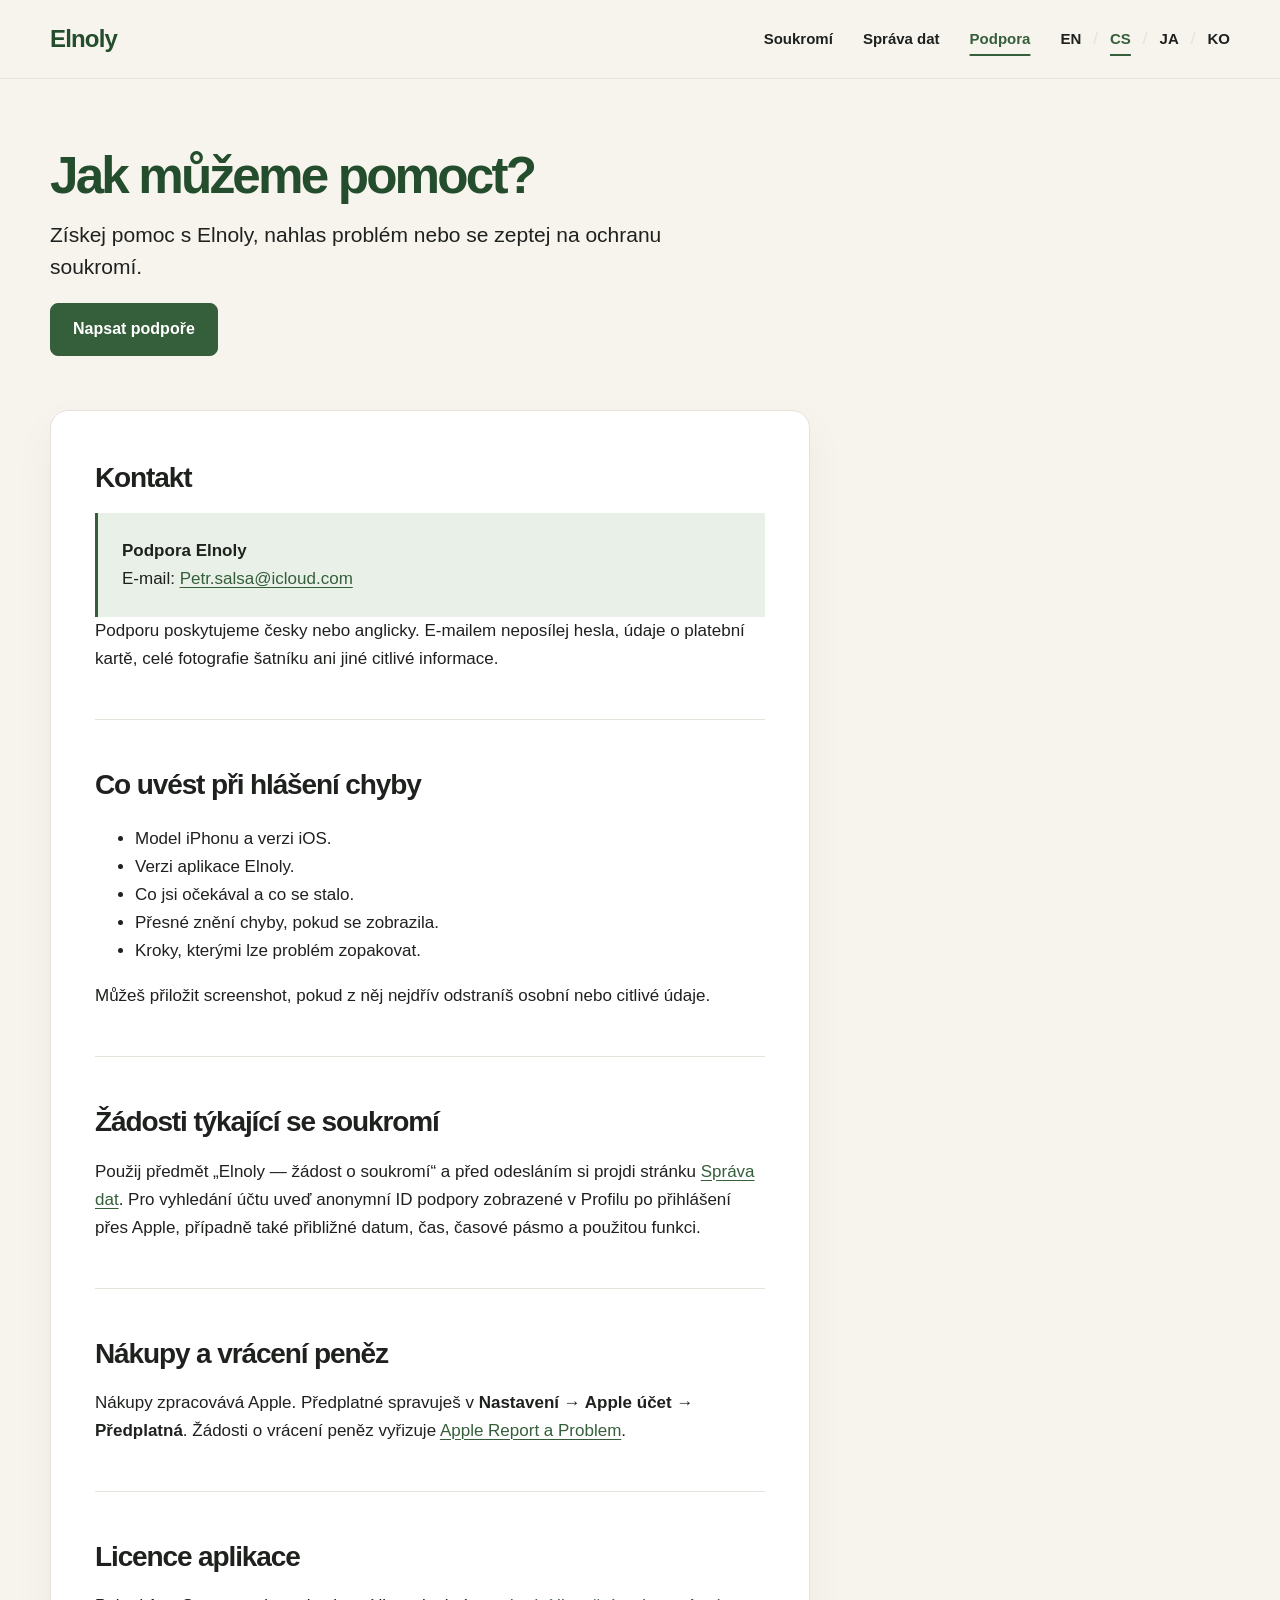
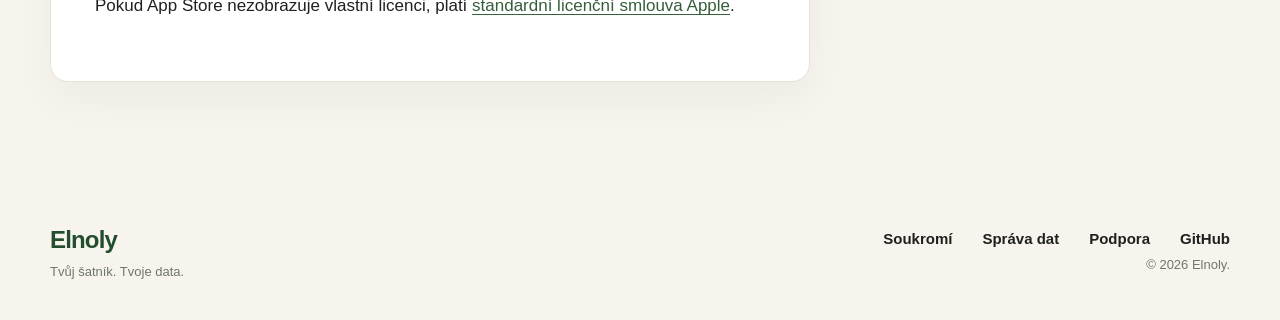
<file: cs/support/index.html>
<!doctype html>
<html lang="cs">
<head>
  <meta charset="utf-8">
  <meta name="viewport" content="width=device-width, initial-scale=1">
  <meta name="description" content="Podpora a kontaktní údaje pro Elnoly.">
  <meta name="theme-color" content="#f7f4ee">
  <link rel="canonical" href="https://petrsalsa-svg.github.io/Elnoly-Privacy/cs/support/">
  <link rel="alternate" hreflang="en" href="https://petrsalsa-svg.github.io/Elnoly-Privacy/support/">
  <link rel="alternate" hreflang="cs" href="https://petrsalsa-svg.github.io/Elnoly-Privacy/cs/support/">
  <link rel="alternate" hreflang="ja" href="https://petrsalsa-svg.github.io/Elnoly-Privacy/ja/support/">
  <link rel="alternate" hreflang="ko" href="https://petrsalsa-svg.github.io/Elnoly-Privacy/ko/support/">
  <link rel="stylesheet" href="../../assets/styles.css">
  <script src="../../assets/site.js" defer></script>
  <title>Elnoly — Podpora</title>
</head>
<body>
  <a class="skip-link" href="#main">Přeskočit na obsah</a>
  <header class="site-header"><div class="header-inner">
    <a class="brand" href="../">Elnoly</a>
    <nav class="desktop-nav" aria-label="Hlavní navigace"><a href="../">Soukromí</a><a href="../data-choices/">Správa dat</a><a href="./" aria-current="page">Podpora</a></nav>
    <button class="menu-button" type="button" aria-expanded="false" aria-controls="mobile-navigation" data-menu-button><svg viewBox="0 0 24 24" aria-hidden="true"><path d="M4 7h16M4 12h16M4 17h16"/></svg>Menu</button>
    <nav class="language-nav" aria-label="Jazyk"><a href="../../support/" lang="en">EN</a><span>/</span><a href="./" aria-current="page" lang="cs">CS</a><span>/</span><a href="../../ja/support/" lang="ja">JA</a><span>/</span><a href="../../ko/support/" lang="ko">KO</a></nav>
    <nav class="mobile-nav" id="mobile-navigation" aria-label="Mobilní navigace" data-mobile-nav><a href="../">Soukromí</a><a href="../data-choices/">Správa dat</a><a href="./" aria-current="page">Podpora</a></nav>
  </div></header>
  <main class="simple-main" id="main">
    <div class="simple-hero"><h1>Jak můžeme pomoct?</h1><p>Získej pomoc s Elnoly, nahlas problém nebo se zeptej na ochranu soukromí.</p><div class="actions"><a class="button button-primary" href="mailto:Petr.salsa@icloud.com?subject=Elnoly%20podpora">Napsat podpoře</a></div></div>
    <div class="simple-content">
      <section><h2>Kontakt</h2><div class="contact-block"><strong>Podpora Elnoly</strong><br>E-mail: <a href="mailto:Petr.salsa@icloud.com">Petr.salsa@icloud.com</a></div><p>Podporu poskytujeme česky nebo anglicky. E-mailem neposílej hesla, údaje o platební kartě, celé fotografie šatníku ani jiné citlivé informace.</p></section>
      <section><h2>Co uvést při hlášení chyby</h2><ul><li>Model iPhonu a verzi iOS.</li><li>Verzi aplikace Elnoly.</li><li>Co jsi očekával a co se stalo.</li><li>Přesné znění chyby, pokud se zobrazila.</li><li>Kroky, kterými lze problém zopakovat.</li></ul><p>Můžeš přiložit screenshot, pokud z něj nejdřív odstraníš osobní nebo citlivé údaje.</p></section>
      <section><h2>Žádosti týkající se soukromí</h2><p>Použij předmět „Elnoly — žádost o soukromí“ a před odesláním si projdi stránku <a href="../data-choices/">Správa dat</a>. Pro vyhledání účtu uveď anonymní ID podpory zobrazené v Profilu po přihlášení přes Apple, případně také přibližné datum, čas, časové pásmo a použitou funkci.</p></section>
      <section><h2>Nákupy a vrácení peněz</h2><p>Nákupy zpracovává Apple. Předplatné spravuješ v <strong>Nastavení → Apple účet → Předplatná</strong>. Žádosti o vrácení peněz vyřizuje <a href="https://reportaproblem.apple.com/" rel="external">Apple Report a Problem</a>.</p></section>
      <section><h2>Licence aplikace</h2><p>Pokud App Store nezobrazuje vlastní licenci, platí <a href="https://www.apple.com/legal/internet-services/itunes/dev/stdeula/" rel="external">standardní licenční smlouva Apple</a>.</p></section>
    </div>
  </main>
  <footer class="site-footer"><div class="footer-inner"><div class="footer-brand"><a class="brand" href="../">Elnoly</a><p>Tvůj šatník. Tvoje data.</p></div><div class="footer-meta"><nav class="footer-nav" aria-label="Navigace v zápatí"><a href="../">Soukromí</a><a href="../data-choices/">Správa dat</a><a href="./">Podpora</a><a href="https://github.com/petrsalsa-svg/Elnoly-Privacy">GitHub</a></nav><p class="copyright">© 2026 Elnoly.</p></div></div></footer>
</body>
</html>
</file>
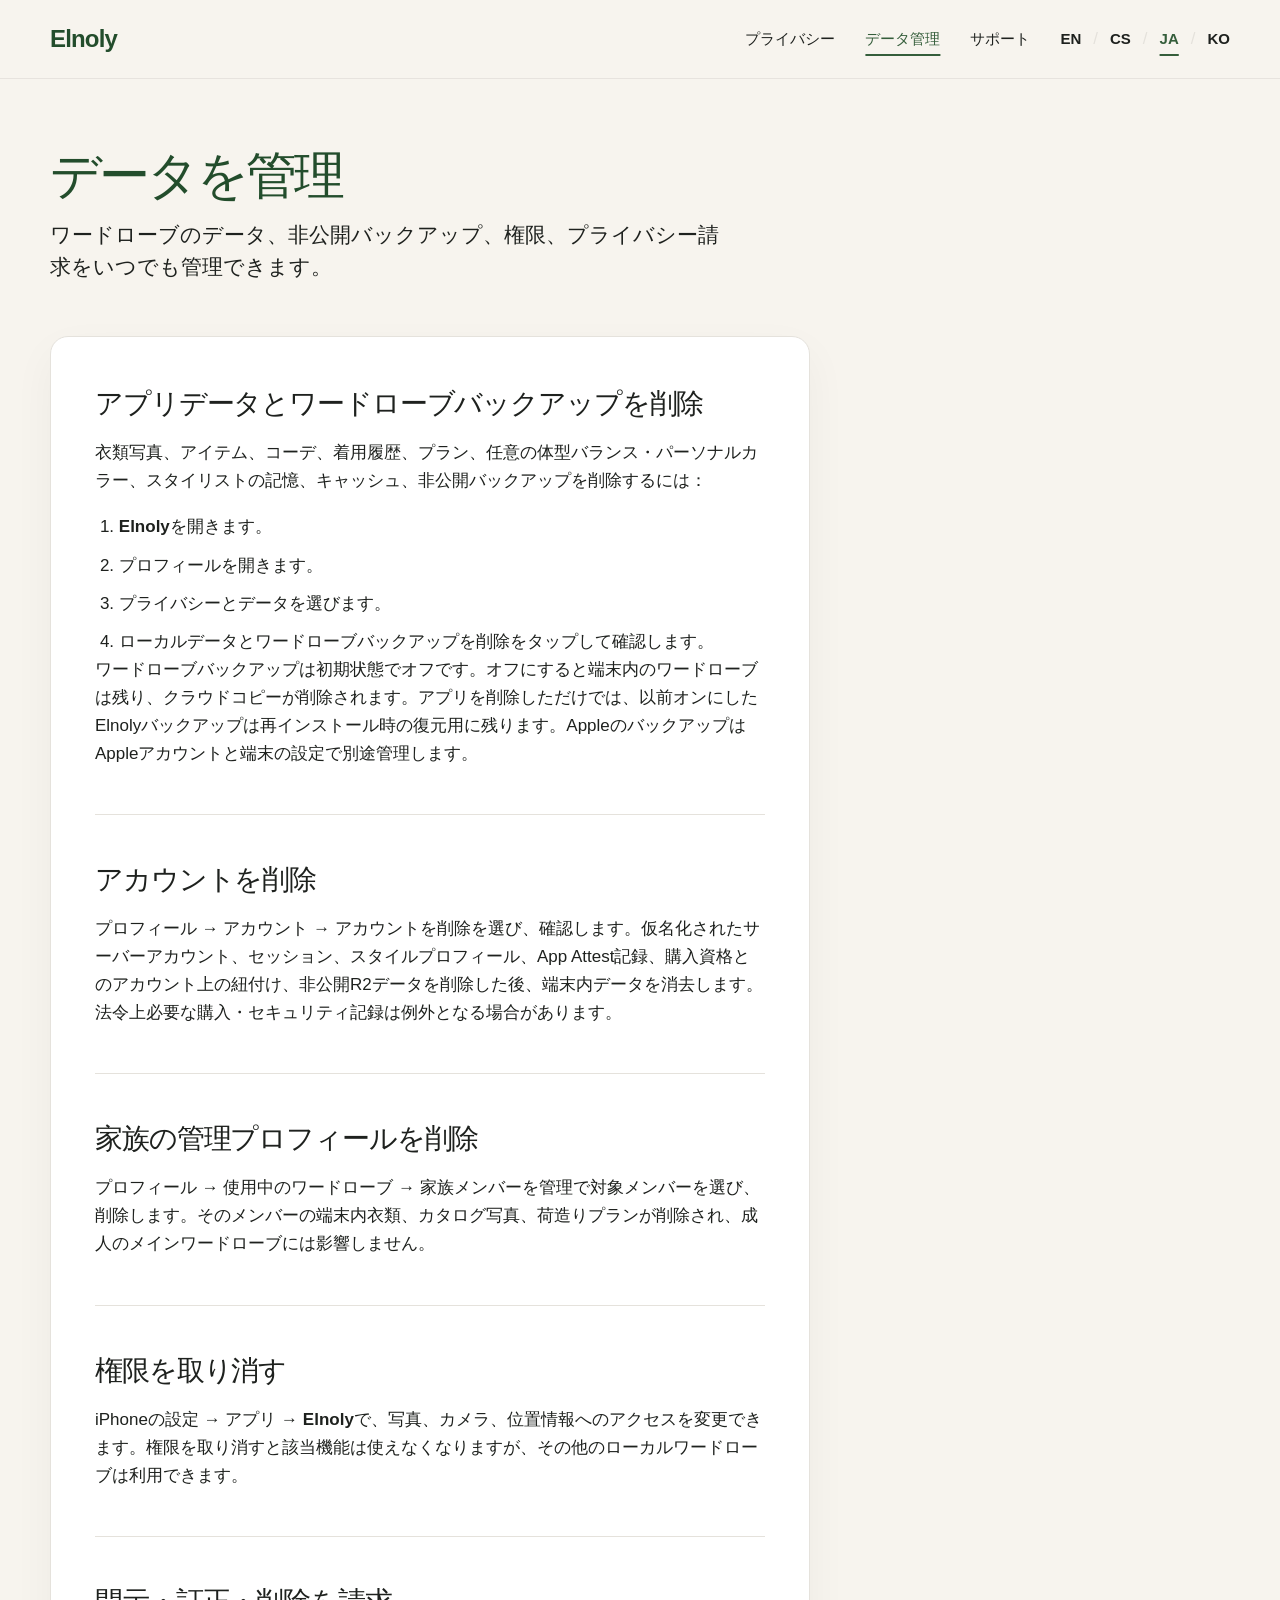
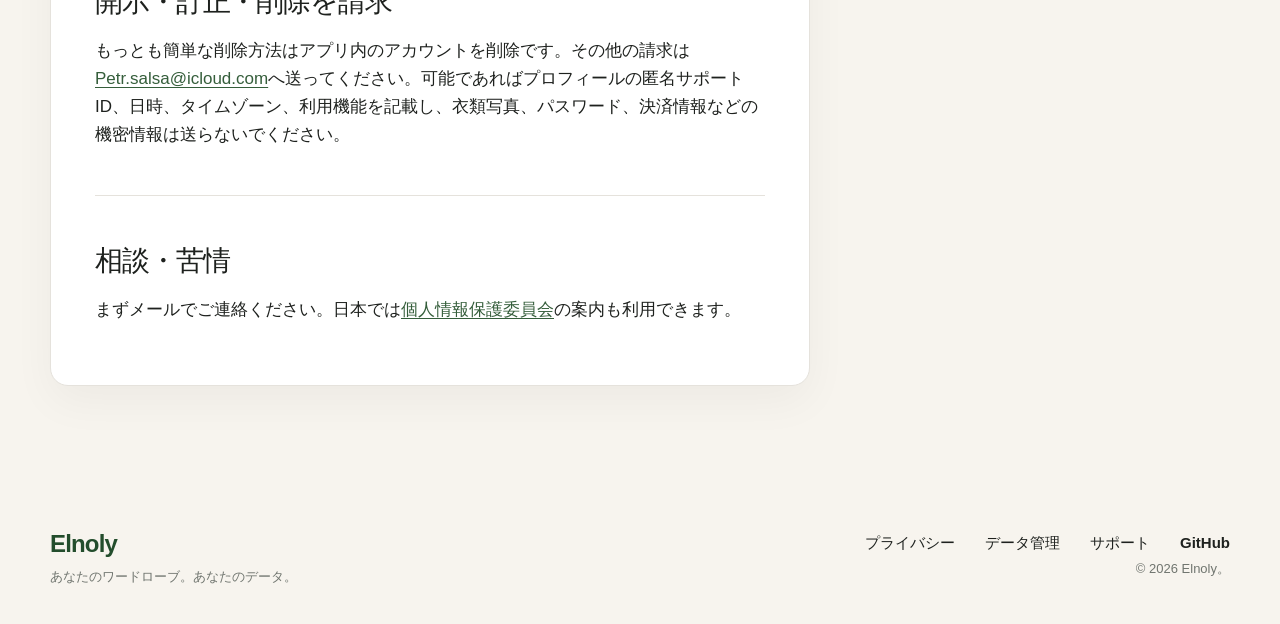
<file: ja/data-choices/index.html>
<!doctype html>
<html lang="ja">
<head>
  <meta charset="utf-8"><meta name="viewport" content="width=device-width, initial-scale=1"><meta name="description" content="Elnolyのデータ、権限、プライバシー請求を管理します。"><meta name="theme-color" content="#f7f4ee">
  <link rel="canonical" href="https://petrsalsa-svg.github.io/Elnoly-Privacy/ja/data-choices/"><link rel="alternate" hreflang="en" href="https://petrsalsa-svg.github.io/Elnoly-Privacy/data-choices/"><link rel="alternate" hreflang="cs" href="https://petrsalsa-svg.github.io/Elnoly-Privacy/cs/data-choices/"><link rel="alternate" hreflang="ja" href="https://petrsalsa-svg.github.io/Elnoly-Privacy/ja/data-choices/"><link rel="alternate" hreflang="ko" href="https://petrsalsa-svg.github.io/Elnoly-Privacy/ko/data-choices/">
  <link rel="stylesheet" href="../../assets/styles.css"><script src="../../assets/site.js" defer></script><title>Elnoly — データ管理</title>
</head>
<body>
  <a class="skip-link" href="#main">本文へ移動</a>
  <header class="site-header"><div class="header-inner"><a class="brand" href="../">Elnoly</a><nav class="desktop-nav" aria-label="メインナビゲーション"><a href="../">プライバシー</a><a href="./" aria-current="page">データ管理</a><a href="../support/">サポート</a></nav><button class="menu-button" type="button" aria-expanded="false" aria-controls="mobile-navigation" data-menu-button><svg viewBox="0 0 24 24" aria-hidden="true"><path d="M4 7h16M4 12h16M4 17h16"/></svg>メニュー</button><nav class="language-nav" aria-label="言語"><a href="../../data-choices/" lang="en">EN</a><span>/</span><a href="../../cs/data-choices/" lang="cs">CS</a><span>/</span><a href="./" aria-current="page" lang="ja">JA</a><span>/</span><a href="../../ko/data-choices/" lang="ko">KO</a></nav><nav class="mobile-nav" id="mobile-navigation" aria-label="モバイルナビゲーション" data-mobile-nav><a href="../">プライバシー</a><a href="./" aria-current="page">データ管理</a><a href="../support/">サポート</a></nav></div></header>
  <main class="simple-main" id="main"><div class="simple-hero"><h1>データを管理</h1><p>ワードローブのデータ、非公開バックアップ、権限、プライバシー請求をいつでも管理できます。</p></div><div class="simple-content">
    <section id="delete-local"><h2>アプリデータとワードローブバックアップを削除</h2><p>衣類写真、アイテム、コーデ、着用履歴、プラン、任意の体型バランス・パーソナルカラー、スタイリストの記憶、キャッシュ、非公開バックアップを削除するには：</p><ol class="steps"><li><strong>Elnoly</strong>を開きます。</li><li><strong>プロフィール</strong>を開きます。</li><li><strong>プライバシーとデータ</strong>を選びます。</li><li><strong>ローカルデータとワードローブバックアップを削除</strong>をタップして確認します。</li></ol><p>ワードローブバックアップは初期状態でオフです。オフにすると端末内のワードローブは残り、クラウドコピーが削除されます。アプリを削除しただけでは、以前オンにしたElnolyバックアップは再インストール時の復元用に残ります。AppleのバックアップはAppleアカウントと端末の設定で別途管理します。</p></section>
    <section id="account"><h2>アカウントを削除</h2><p><strong>プロフィール → アカウント → アカウントを削除</strong>を選び、確認します。仮名化されたサーバーアカウント、セッション、スタイルプロフィール、App Attest記録、購入資格とのアカウント上の紐付け、非公開R2データを削除した後、端末内データを消去します。法令上必要な購入・セキュリティ記録は例外となる場合があります。</p></section>
    <section id="family-profile"><h2>家族の管理プロフィールを削除</h2><p><strong>プロフィール → 使用中のワードローブ → 家族メンバーを管理</strong>で対象メンバーを選び、削除します。そのメンバーの端末内衣類、カタログ写真、荷造りプランが削除され、成人のメインワードローブには影響しません。</p></section>
    <section id="permissions"><h2>権限を取り消す</h2><p>iPhoneの<strong>設定 → アプリ → Elnoly</strong>で、写真、カメラ、位置情報へのアクセスを変更できます。権限を取り消すと該当機能は使えなくなりますが、その他のローカルワードローブは利用できます。</p></section>
    <section id="server-request"><h2>開示・訂正・削除を請求</h2><p>もっとも簡単な削除方法はアプリ内の<strong>アカウントを削除</strong>です。その他の請求は<a href="mailto:Petr.salsa@icloud.com?subject=Elnoly%20privacy%20request">Petr.salsa@icloud.com</a>へ送ってください。可能であればプロフィールの匿名サポートID、日時、タイムゾーン、利用機能を記載し、衣類写真、パスワード、決済情報などの機密情報は送らないでください。</p></section>
    <section id="complaint"><h2>相談・苦情</h2><p>まずメールでご連絡ください。日本では<a href="https://www.ppc.go.jp/" rel="external">個人情報保護委員会</a>の案内も利用できます。</p></section>
  </div></main>
  <footer class="site-footer"><div class="footer-inner"><div class="footer-brand"><a class="brand" href="../">Elnoly</a><p>あなたのワードローブ。あなたのデータ。</p></div><div class="footer-meta"><nav class="footer-nav" aria-label="フッターナビゲーション"><a href="../">プライバシー</a><a href="./">データ管理</a><a href="../support/">サポート</a><a href="https://github.com/petrsalsa-svg/Elnoly-Privacy">GitHub</a></nav><p class="copyright">© 2026 Elnoly。</p></div></div></footer>
</body>
</html>
</file>
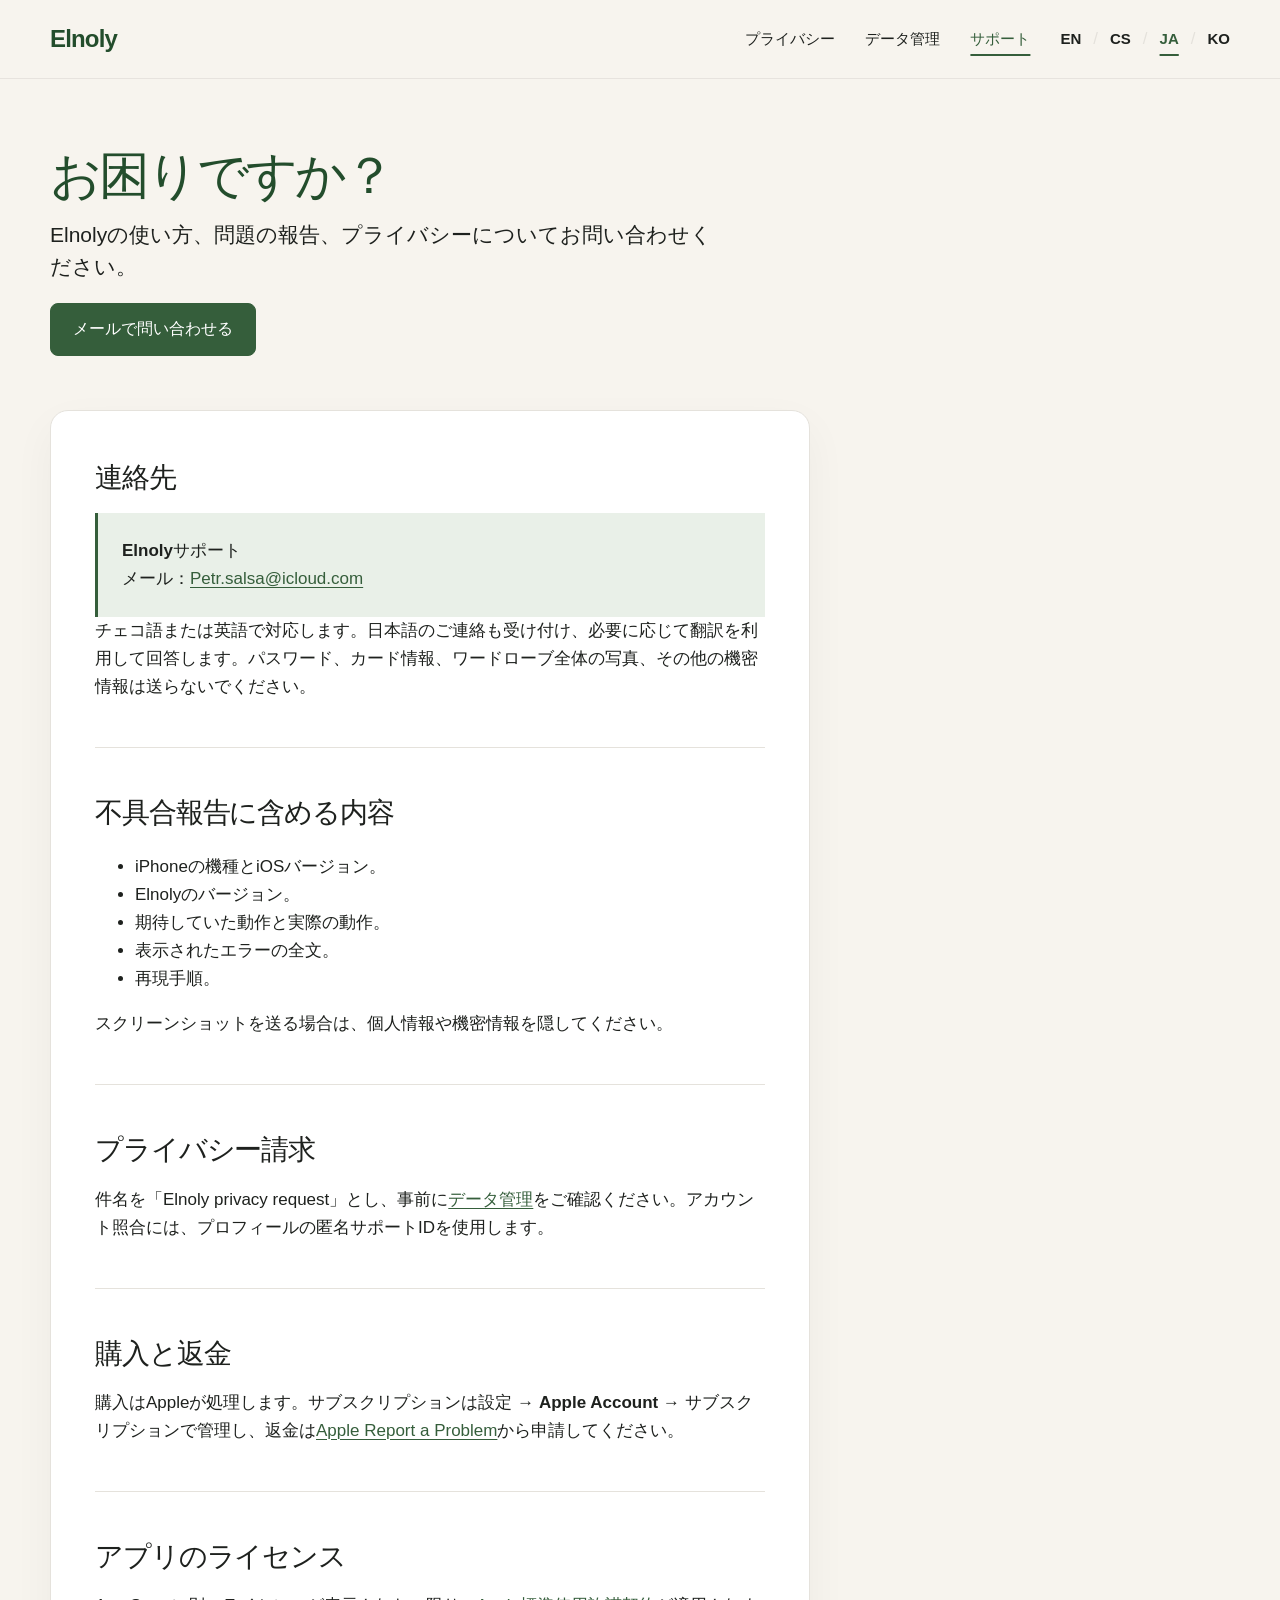
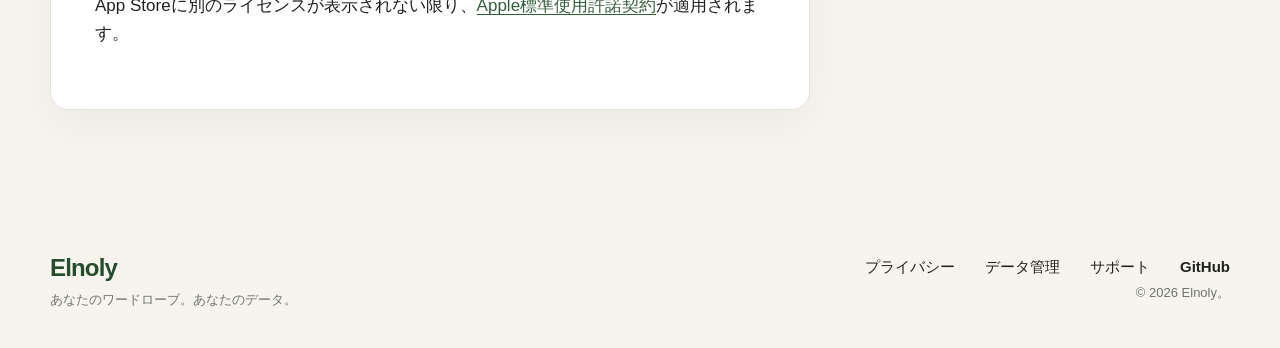
<file: ja/support/index.html>
<!doctype html>
<html lang="ja">
<head>
  <meta charset="utf-8"><meta name="viewport" content="width=device-width, initial-scale=1"><meta name="description" content="Elnolyのサポートと連絡先。"><meta name="theme-color" content="#f7f4ee">
  <link rel="canonical" href="https://petrsalsa-svg.github.io/Elnoly-Privacy/ja/support/"><link rel="alternate" hreflang="en" href="https://petrsalsa-svg.github.io/Elnoly-Privacy/support/"><link rel="alternate" hreflang="cs" href="https://petrsalsa-svg.github.io/Elnoly-Privacy/cs/support/"><link rel="alternate" hreflang="ja" href="https://petrsalsa-svg.github.io/Elnoly-Privacy/ja/support/"><link rel="alternate" hreflang="ko" href="https://petrsalsa-svg.github.io/Elnoly-Privacy/ko/support/">
  <link rel="stylesheet" href="../../assets/styles.css"><script src="../../assets/site.js" defer></script><title>Elnoly — サポート</title>
</head>
<body>
  <a class="skip-link" href="#main">本文へ移動</a><header class="site-header"><div class="header-inner"><a class="brand" href="../">Elnoly</a><nav class="desktop-nav" aria-label="メインナビゲーション"><a href="../">プライバシー</a><a href="../data-choices/">データ管理</a><a href="./" aria-current="page">サポート</a></nav><button class="menu-button" type="button" aria-expanded="false" aria-controls="mobile-navigation" data-menu-button><svg viewBox="0 0 24 24" aria-hidden="true"><path d="M4 7h16M4 12h16M4 17h16"/></svg>メニュー</button><nav class="language-nav" aria-label="言語"><a href="../../support/" lang="en">EN</a><span>/</span><a href="../../cs/support/" lang="cs">CS</a><span>/</span><a href="./" aria-current="page" lang="ja">JA</a><span>/</span><a href="../../ko/support/" lang="ko">KO</a></nav><nav class="mobile-nav" id="mobile-navigation" aria-label="モバイルナビゲーション" data-mobile-nav><a href="../">プライバシー</a><a href="../data-choices/">データ管理</a><a href="./" aria-current="page">サポート</a></nav></div></header>
  <main class="simple-main" id="main"><div class="simple-hero"><h1>お困りですか？</h1><p>Elnolyの使い方、問題の報告、プライバシーについてお問い合わせください。</p><div class="actions"><a class="button button-primary" href="mailto:Petr.salsa@icloud.com?subject=Elnoly%20support">メールで問い合わせる</a></div></div><div class="simple-content">
    <section><h2>連絡先</h2><div class="contact-block"><strong>Elnolyサポート</strong><br>メール：<a href="mailto:Petr.salsa@icloud.com">Petr.salsa@icloud.com</a></div><p>チェコ語または英語で対応します。日本語のご連絡も受け付け、必要に応じて翻訳を利用して回答します。パスワード、カード情報、ワードローブ全体の写真、その他の機密情報は送らないでください。</p></section>
    <section><h2>不具合報告に含める内容</h2><ul><li>iPhoneの機種とiOSバージョン。</li><li>Elnolyのバージョン。</li><li>期待していた動作と実際の動作。</li><li>表示されたエラーの全文。</li><li>再現手順。</li></ul><p>スクリーンショットを送る場合は、個人情報や機密情報を隠してください。</p></section>
    <section><h2>プライバシー請求</h2><p>件名を「Elnoly privacy request」とし、事前に<a href="../data-choices/">データ管理</a>をご確認ください。アカウント照合には、プロフィールの匿名サポートIDを使用します。</p></section>
    <section><h2>購入と返金</h2><p>購入はAppleが処理します。サブスクリプションは<strong>設定 → Apple Account → サブスクリプション</strong>で管理し、返金は<a href="https://reportaproblem.apple.com/" rel="external">Apple Report a Problem</a>から申請してください。</p></section>
    <section><h2>アプリのライセンス</h2><p>App Storeに別のライセンスが表示されない限り、<a href="https://www.apple.com/legal/internet-services/itunes/dev/stdeula/" rel="external">Apple標準使用許諾契約</a>が適用されます。</p></section>
  </div></main>
  <footer class="site-footer"><div class="footer-inner"><div class="footer-brand"><a class="brand" href="../">Elnoly</a><p>あなたのワードローブ。あなたのデータ。</p></div><div class="footer-meta"><nav class="footer-nav" aria-label="フッターナビゲーション"><a href="../">プライバシー</a><a href="../data-choices/">データ管理</a><a href="./">サポート</a><a href="https://github.com/petrsalsa-svg/Elnoly-Privacy">GitHub</a></nav><p class="copyright">© 2026 Elnoly。</p></div></div></footer>
</body>
</html>
</file>
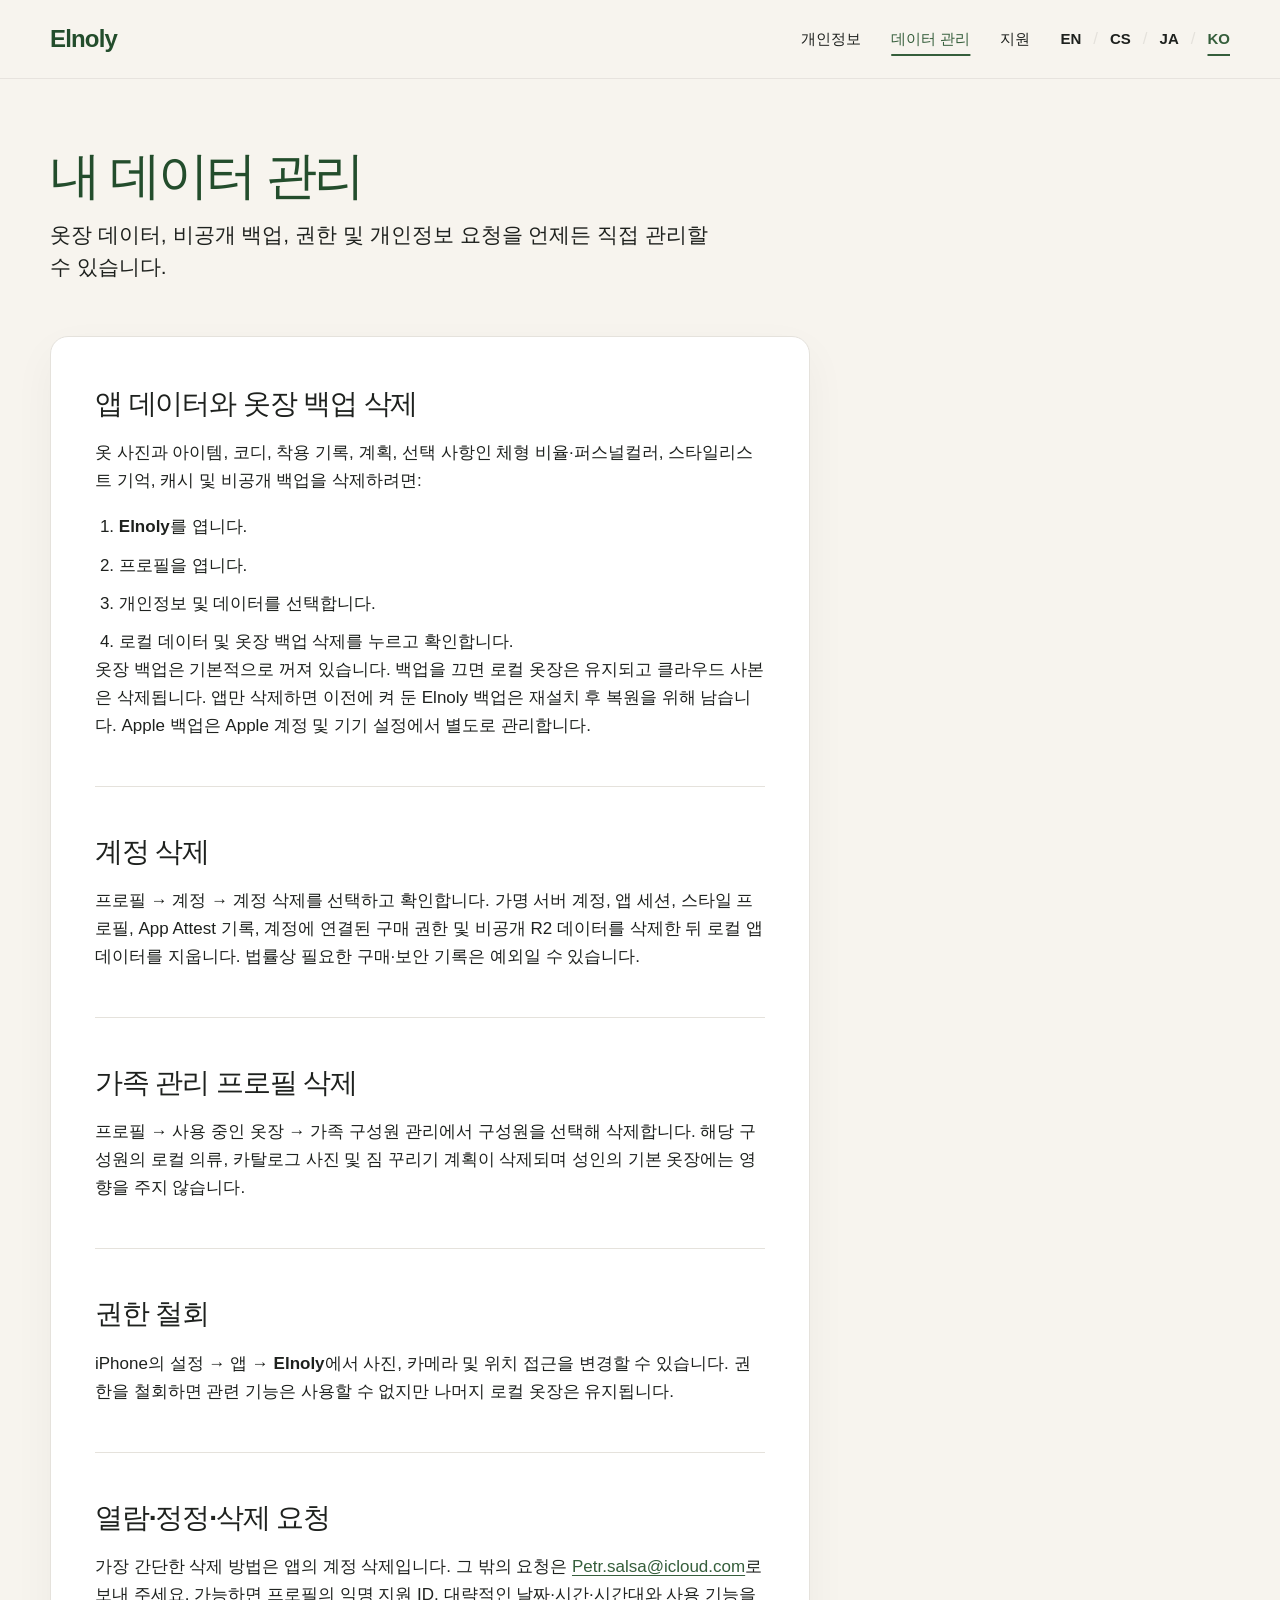
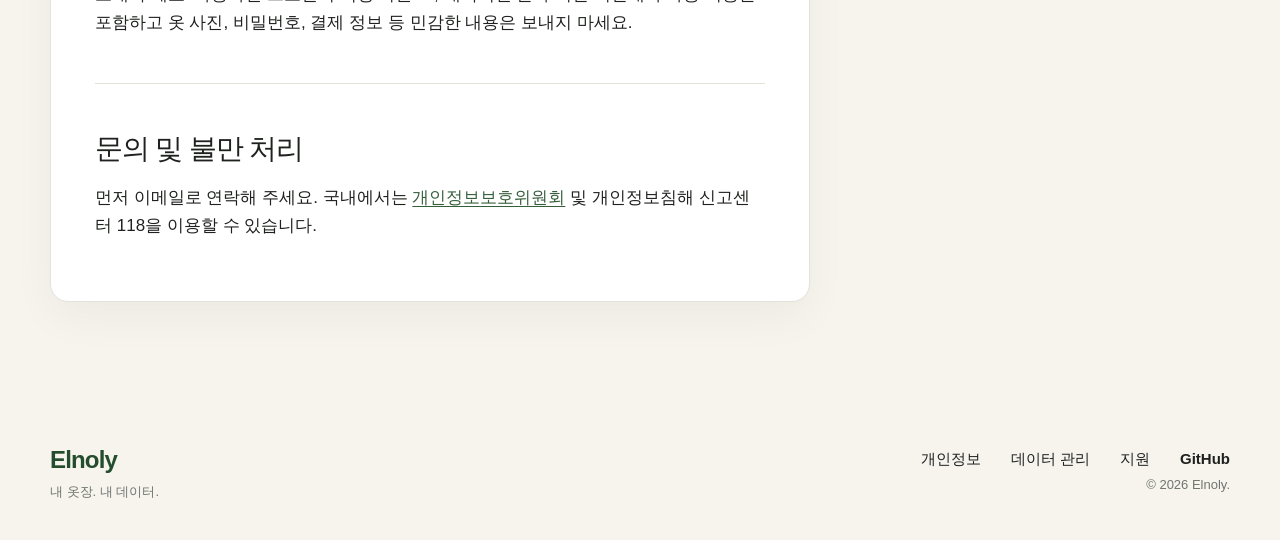
<file: ko/data-choices/index.html>
<!doctype html>
<html lang="ko">
<head>
  <meta charset="utf-8"><meta name="viewport" content="width=device-width, initial-scale=1"><meta name="description" content="Elnoly 데이터, 권한 및 개인정보 요청을 관리합니다."><meta name="theme-color" content="#f7f4ee">
  <link rel="canonical" href="https://petrsalsa-svg.github.io/Elnoly-Privacy/ko/data-choices/"><link rel="alternate" hreflang="en" href="https://petrsalsa-svg.github.io/Elnoly-Privacy/data-choices/"><link rel="alternate" hreflang="cs" href="https://petrsalsa-svg.github.io/Elnoly-Privacy/cs/data-choices/"><link rel="alternate" hreflang="ja" href="https://petrsalsa-svg.github.io/Elnoly-Privacy/ja/data-choices/"><link rel="alternate" hreflang="ko" href="https://petrsalsa-svg.github.io/Elnoly-Privacy/ko/data-choices/">
  <link rel="stylesheet" href="../../assets/styles.css"><script src="../../assets/site.js" defer></script><title>Elnoly — 데이터 관리</title>
</head>
<body>
  <a class="skip-link" href="#main">본문으로 이동</a><header class="site-header"><div class="header-inner"><a class="brand" href="../">Elnoly</a><nav class="desktop-nav" aria-label="주요 메뉴"><a href="../">개인정보</a><a href="./" aria-current="page">데이터 관리</a><a href="../support/">지원</a></nav><button class="menu-button" type="button" aria-expanded="false" aria-controls="mobile-navigation" data-menu-button><svg viewBox="0 0 24 24" aria-hidden="true"><path d="M4 7h16M4 12h16M4 17h16"/></svg>메뉴</button><nav class="language-nav" aria-label="언어"><a href="../../data-choices/" lang="en">EN</a><span>/</span><a href="../../cs/data-choices/" lang="cs">CS</a><span>/</span><a href="../../ja/data-choices/" lang="ja">JA</a><span>/</span><a href="./" aria-current="page" lang="ko">KO</a></nav><nav class="mobile-nav" id="mobile-navigation" aria-label="모바일 메뉴" data-mobile-nav><a href="../">개인정보</a><a href="./" aria-current="page">데이터 관리</a><a href="../support/">지원</a></nav></div></header>
  <main class="simple-main" id="main"><div class="simple-hero"><h1>내 데이터 관리</h1><p>옷장 데이터, 비공개 백업, 권한 및 개인정보 요청을 언제든 직접 관리할 수 있습니다.</p></div><div class="simple-content">
    <section id="delete-local"><h2>앱 데이터와 옷장 백업 삭제</h2><p>옷 사진과 아이템, 코디, 착용 기록, 계획, 선택 사항인 체형 비율·퍼스널컬러, 스타일리스트 기억, 캐시 및 비공개 백업을 삭제하려면:</p><ol class="steps"><li><strong>Elnoly</strong>를 엽니다.</li><li><strong>프로필</strong>을 엽니다.</li><li><strong>개인정보 및 데이터</strong>를 선택합니다.</li><li><strong>로컬 데이터 및 옷장 백업 삭제</strong>를 누르고 확인합니다.</li></ol><p>옷장 백업은 기본적으로 꺼져 있습니다. 백업을 끄면 로컬 옷장은 유지되고 클라우드 사본은 삭제됩니다. 앱만 삭제하면 이전에 켜 둔 Elnoly 백업은 재설치 후 복원을 위해 남습니다. Apple 백업은 Apple 계정 및 기기 설정에서 별도로 관리합니다.</p></section>
    <section id="account"><h2>계정 삭제</h2><p><strong>프로필 → 계정 → 계정 삭제</strong>를 선택하고 확인합니다. 가명 서버 계정, 앱 세션, 스타일 프로필, App Attest 기록, 계정에 연결된 구매 권한 및 비공개 R2 데이터를 삭제한 뒤 로컬 앱 데이터를 지웁니다. 법률상 필요한 구매·보안 기록은 예외일 수 있습니다.</p></section>
    <section id="family-profile"><h2>가족 관리 프로필 삭제</h2><p><strong>프로필 → 사용 중인 옷장 → 가족 구성원 관리</strong>에서 구성원을 선택해 삭제합니다. 해당 구성원의 로컬 의류, 카탈로그 사진 및 짐 꾸리기 계획이 삭제되며 성인의 기본 옷장에는 영향을 주지 않습니다.</p></section>
    <section id="permissions"><h2>권한 철회</h2><p>iPhone의 <strong>설정 → 앱 → Elnoly</strong>에서 사진, 카메라 및 위치 접근을 변경할 수 있습니다. 권한을 철회하면 관련 기능은 사용할 수 없지만 나머지 로컬 옷장은 유지됩니다.</p></section>
    <section id="server-request"><h2>열람·정정·삭제 요청</h2><p>가장 간단한 삭제 방법은 앱의 <strong>계정 삭제</strong>입니다. 그 밖의 요청은 <a href="mailto:Petr.salsa@icloud.com?subject=Elnoly%20privacy%20request">Petr.salsa@icloud.com</a>로 보내 주세요. 가능하면 프로필의 익명 지원 ID, 대략적인 날짜·시간·시간대와 사용 기능을 포함하고 옷 사진, 비밀번호, 결제 정보 등 민감한 내용은 보내지 마세요.</p></section>
    <section id="complaint"><h2>문의 및 불만 처리</h2><p>먼저 이메일로 연락해 주세요. 국내에서는 <a href="https://www.pipc.go.kr/" rel="external">개인정보보호위원회</a> 및 개인정보침해 신고센터 118을 이용할 수 있습니다.</p></section>
  </div></main>
  <footer class="site-footer"><div class="footer-inner"><div class="footer-brand"><a class="brand" href="../">Elnoly</a><p>내 옷장. 내 데이터.</p></div><div class="footer-meta"><nav class="footer-nav" aria-label="하단 메뉴"><a href="../">개인정보</a><a href="./">데이터 관리</a><a href="../support/">지원</a><a href="https://github.com/petrsalsa-svg/Elnoly-Privacy">GitHub</a></nav><p class="copyright">© 2026 Elnoly.</p></div></div></footer>
</body>
</html>
</file>
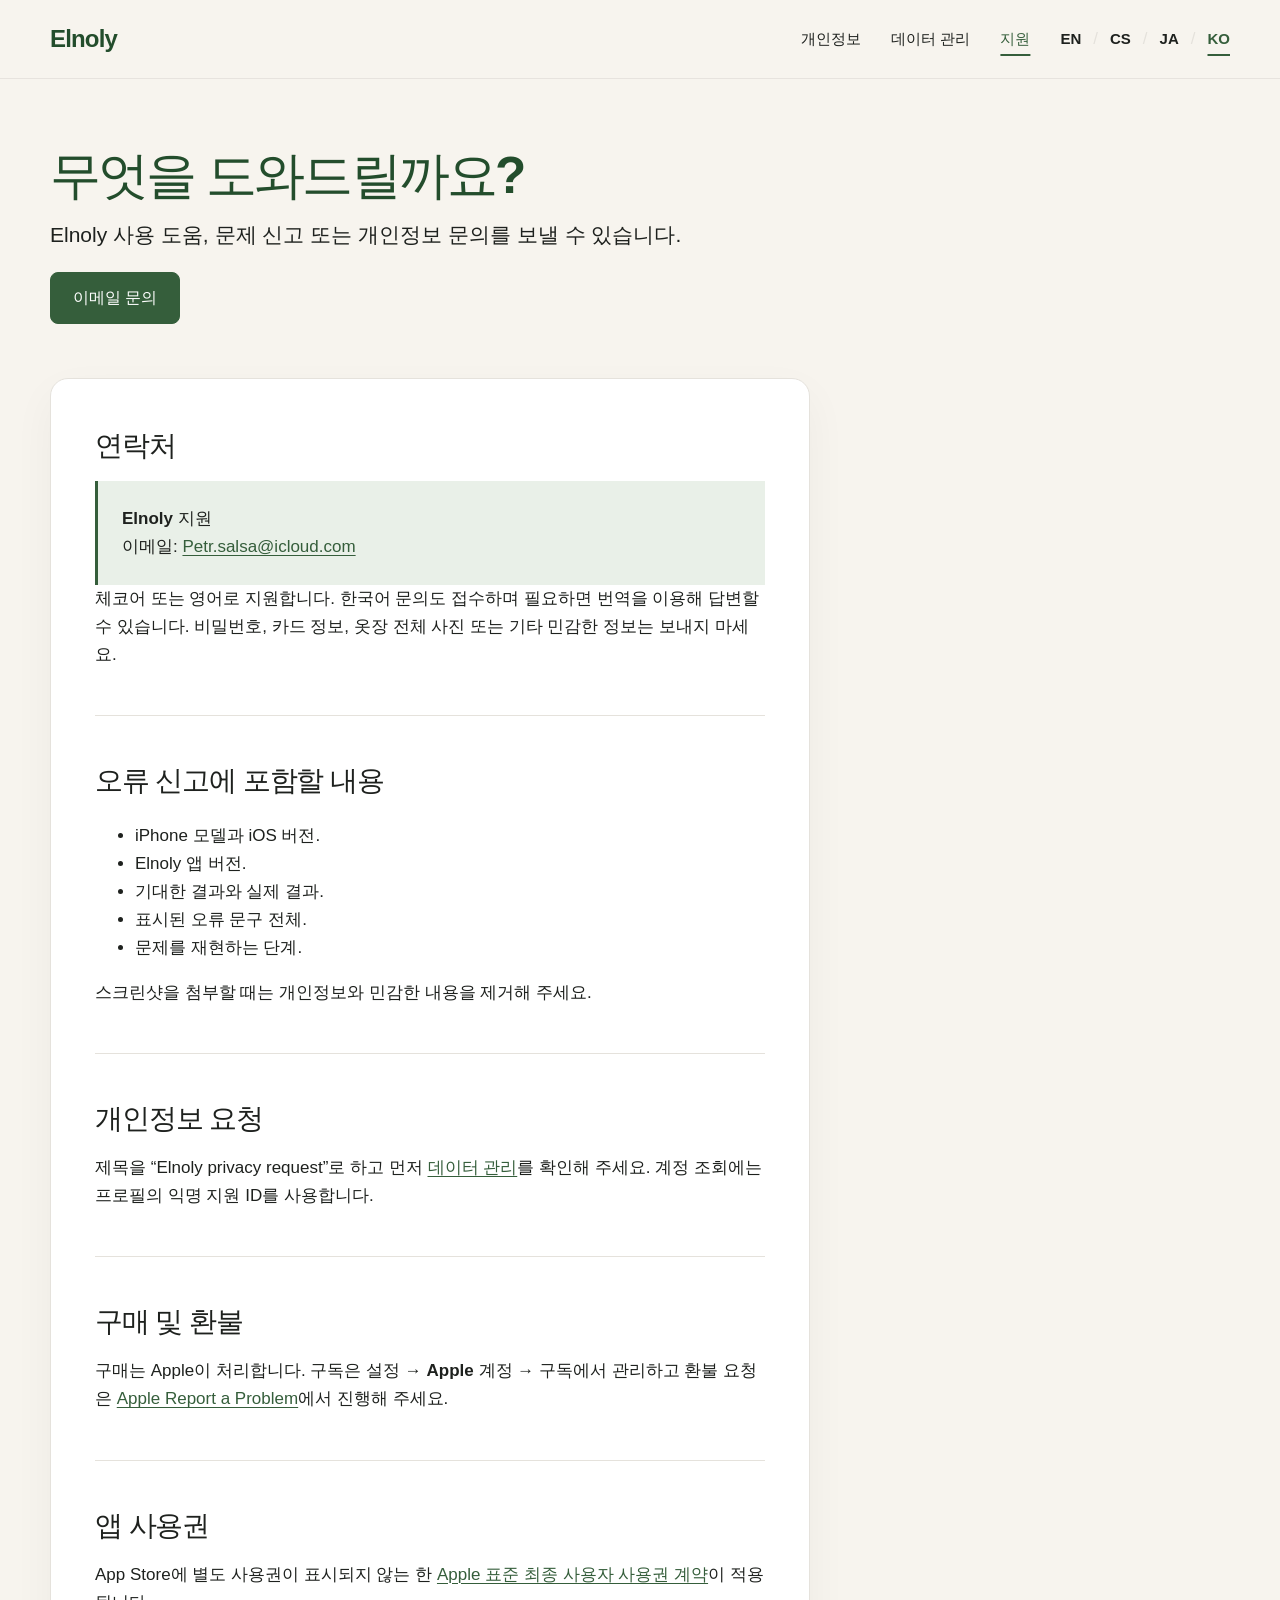
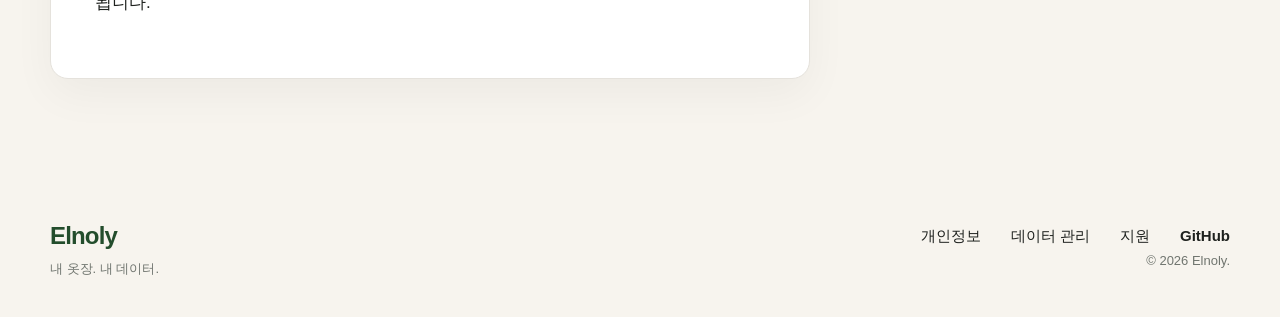
<file: ko/support/index.html>
<!doctype html>
<html lang="ko">
<head>
  <meta charset="utf-8"><meta name="viewport" content="width=device-width, initial-scale=1"><meta name="description" content="Elnoly 지원 및 연락처 정보입니다."><meta name="theme-color" content="#f7f4ee">
  <link rel="canonical" href="https://petrsalsa-svg.github.io/Elnoly-Privacy/ko/support/"><link rel="alternate" hreflang="en" href="https://petrsalsa-svg.github.io/Elnoly-Privacy/support/"><link rel="alternate" hreflang="cs" href="https://petrsalsa-svg.github.io/Elnoly-Privacy/cs/support/"><link rel="alternate" hreflang="ja" href="https://petrsalsa-svg.github.io/Elnoly-Privacy/ja/support/"><link rel="alternate" hreflang="ko" href="https://petrsalsa-svg.github.io/Elnoly-Privacy/ko/support/">
  <link rel="stylesheet" href="../../assets/styles.css"><script src="../../assets/site.js" defer></script><title>Elnoly — 지원</title>
</head>
<body>
  <a class="skip-link" href="#main">본문으로 이동</a><header class="site-header"><div class="header-inner"><a class="brand" href="../">Elnoly</a><nav class="desktop-nav" aria-label="주요 메뉴"><a href="../">개인정보</a><a href="../data-choices/">데이터 관리</a><a href="./" aria-current="page">지원</a></nav><button class="menu-button" type="button" aria-expanded="false" aria-controls="mobile-navigation" data-menu-button><svg viewBox="0 0 24 24" aria-hidden="true"><path d="M4 7h16M4 12h16M4 17h16"/></svg>메뉴</button><nav class="language-nav" aria-label="언어"><a href="../../support/" lang="en">EN</a><span>/</span><a href="../../cs/support/" lang="cs">CS</a><span>/</span><a href="../../ja/support/" lang="ja">JA</a><span>/</span><a href="./" aria-current="page" lang="ko">KO</a></nav><nav class="mobile-nav" id="mobile-navigation" aria-label="모바일 메뉴" data-mobile-nav><a href="../">개인정보</a><a href="../data-choices/">데이터 관리</a><a href="./" aria-current="page">지원</a></nav></div></header>
  <main class="simple-main" id="main"><div class="simple-hero"><h1>무엇을 도와드릴까요?</h1><p>Elnoly 사용 도움, 문제 신고 또는 개인정보 문의를 보낼 수 있습니다.</p><div class="actions"><a class="button button-primary" href="mailto:Petr.salsa@icloud.com?subject=Elnoly%20support">이메일 문의</a></div></div><div class="simple-content">
    <section><h2>연락처</h2><div class="contact-block"><strong>Elnoly 지원</strong><br>이메일: <a href="mailto:Petr.salsa@icloud.com">Petr.salsa@icloud.com</a></div><p>체코어 또는 영어로 지원합니다. 한국어 문의도 접수하며 필요하면 번역을 이용해 답변할 수 있습니다. 비밀번호, 카드 정보, 옷장 전체 사진 또는 기타 민감한 정보는 보내지 마세요.</p></section>
    <section><h2>오류 신고에 포함할 내용</h2><ul><li>iPhone 모델과 iOS 버전.</li><li>Elnoly 앱 버전.</li><li>기대한 결과와 실제 결과.</li><li>표시된 오류 문구 전체.</li><li>문제를 재현하는 단계.</li></ul><p>스크린샷을 첨부할 때는 개인정보와 민감한 내용을 제거해 주세요.</p></section>
    <section><h2>개인정보 요청</h2><p>제목을 “Elnoly privacy request”로 하고 먼저 <a href="../data-choices/">데이터 관리</a>를 확인해 주세요. 계정 조회에는 프로필의 익명 지원 ID를 사용합니다.</p></section>
    <section><h2>구매 및 환불</h2><p>구매는 Apple이 처리합니다. 구독은 <strong>설정 → Apple 계정 → 구독</strong>에서 관리하고 환불 요청은 <a href="https://reportaproblem.apple.com/" rel="external">Apple Report a Problem</a>에서 진행해 주세요.</p></section>
    <section><h2>앱 사용권</h2><p>App Store에 별도 사용권이 표시되지 않는 한 <a href="https://www.apple.com/legal/internet-services/itunes/dev/stdeula/" rel="external">Apple 표준 최종 사용자 사용권 계약</a>이 적용됩니다.</p></section>
  </div></main>
  <footer class="site-footer"><div class="footer-inner"><div class="footer-brand"><a class="brand" href="../">Elnoly</a><p>내 옷장. 내 데이터.</p></div><div class="footer-meta"><nav class="footer-nav" aria-label="하단 메뉴"><a href="../">개인정보</a><a href="../data-choices/">데이터 관리</a><a href="./">지원</a><a href="https://github.com/petrsalsa-svg/Elnoly-Privacy">GitHub</a></nav><p class="copyright">© 2026 Elnoly.</p></div></div></footer>
</body>
</html>
</file>
<file: assets/styles.css>
:root {
  --background: #f7f4ee;
  --surface: #ffffff;
  --primary: #355e3b;
  --primary-strong: #234d2c;
  --secondary: #78947c;
  --light-green: #e9f0e8;
  --text: #1e211e;
  --muted: #70756f;
  --divider: #e5e2dc;
  --danger: #b34b4b;
  --radius: 18px;
  --shadow: 0 16px 44px rgba(30, 33, 30, 0.045);
  --content: 1180px;
  --reading: 760px;
  color-scheme: light;
  font-family: ui-sans-serif, -apple-system, BlinkMacSystemFont, "Segoe UI", sans-serif;
  font-synthesis: none;
  text-rendering: optimizeLegibility;
}

* {
  box-sizing: border-box;
}

html {
  scroll-behavior: smooth;
  scroll-padding-top: 96px;
}

body {
  margin: 0;
  min-width: 320px;
  background: var(--background);
  color: var(--text);
  font-size: 17px;
  line-height: 1.65;
}

body.menu-open {
  overflow: hidden;
}

a {
  color: var(--primary);
  text-decoration-thickness: 1px;
  text-underline-offset: 0.2em;
}

a:hover {
  color: var(--primary-strong);
}

a:focus-visible,
button:focus-visible,
summary:focus-visible {
  outline: 3px solid rgba(53, 94, 59, 0.34);
  outline-offset: 4px;
}

.skip-link {
  position: fixed;
  left: 16px;
  top: 12px;
  z-index: 100;
  padding: 10px 14px;
  background: var(--text);
  color: white;
  border-radius: 10px;
  transform: translateY(-160%);
}

.skip-link:focus {
  transform: translateY(0);
}

.site-header {
  position: sticky;
  top: 0;
  z-index: 40;
  border-bottom: 1px solid rgba(229, 226, 220, 0.88);
  background: rgba(247, 244, 238, 0.96);
  backdrop-filter: blur(18px);
}

.header-inner,
.hero-inner,
.glance-inner,
.policy-shell,
.choices-inner,
.footer-inner,
.simple-main {
  width: min(calc(100% - 48px), var(--content));
  margin-inline: auto;
}

.header-inner {
  min-height: 78px;
  display: grid;
  grid-template-columns: 1fr auto auto;
  align-items: center;
  gap: 30px;
}

.brand {
  display: inline-flex;
  align-items: center;
  color: var(--primary-strong);
  font-size: 24px;
  font-weight: 760;
  letter-spacing: -0.035em;
  text-decoration: none;
}

.desktop-nav,
.language-nav,
.footer-nav {
  display: flex;
  align-items: center;
  gap: 30px;
}

.desktop-nav a,
.language-nav a,
.footer-nav a {
  color: var(--text);
  font-size: 15px;
  font-weight: 620;
  text-decoration: none;
}

.desktop-nav a[aria-current="page"],
.language-nav a[aria-current="page"] {
  color: var(--primary);
  text-decoration: underline;
  text-decoration-thickness: 2px;
  text-underline-offset: 10px;
}

.language-nav {
  gap: 12px;
}

.language-nav span {
  color: var(--divider);
}

.menu-button,
.mobile-nav {
  display: none;
}

.hero {
  position: relative;
  overflow: hidden;
}

.hero-inner {
  position: relative;
  min-height: 470px;
  padding: 88px 0 82px 170px;
}

.seam {
  position: absolute;
  left: 80px;
  top: -28px;
  bottom: -1px;
  width: 1px;
  border-left: 1px dashed rgba(53, 94, 59, 0.58);
  pointer-events: none;
}

.seam::before,
.seam::after {
  content: "";
  position: absolute;
  left: -24px;
  width: 44px;
  height: 30px;
  border: 1px dashed rgba(53, 94, 59, 0.64);
  border-radius: 50%;
  background: var(--background);
}

.seam::before {
  top: 128px;
  transform: rotate(-16deg);
}

.seam::after {
  bottom: 46px;
  transform: rotate(18deg) scale(0.74);
}

.hero-copy {
  max-width: 690px;
}

h1,
h2,
h3,
p {
  margin-top: 0;
}

h1 {
  margin-bottom: 24px;
  max-width: 680px;
  color: var(--primary-strong);
  font-size: clamp(50px, 6vw, 80px);
  line-height: 0.98;
  letter-spacing: -0.06em;
}

.hero-lede {
  max-width: 610px;
  margin-bottom: 32px;
  font-size: clamp(20px, 2vw, 26px);
  line-height: 1.45;
  letter-spacing: -0.02em;
}

.actions {
  display: flex;
  flex-wrap: wrap;
  gap: 16px;
}

.button {
  min-height: 52px;
  display: inline-flex;
  align-items: center;
  justify-content: center;
  gap: 16px;
  padding: 12px 22px;
  border: 1.5px solid var(--primary);
  border-radius: 8px;
  font-size: 16px;
  font-weight: 720;
  text-decoration: none;
}

.button-primary {
  background: var(--primary);
  color: white;
}

.button-primary:hover {
  background: var(--primary-strong);
  color: white;
}

.button-secondary {
  background: transparent;
  color: var(--primary);
}

.glance {
  border-top: 1px solid var(--divider);
  border-bottom: 1px solid var(--divider);
  background: var(--surface);
}

.glance-inner {
  display: grid;
  grid-template-columns: 260px 1fr;
  gap: 48px;
  padding: 52px 0 56px 170px;
}

.glance h2 {
  margin: 7px 0 0;
  font-size: 24px;
  letter-spacing: -0.035em;
}

.glance-list {
  margin: 0;
  padding: 0;
  list-style: none;
}

.glance-item {
  min-height: 64px;
  display: grid;
  grid-template-columns: 58px 1fr;
  align-items: center;
  border-bottom: 1px solid var(--divider);
}

.glance-item:last-child {
  border-bottom: 0;
}

.glance-number {
  color: var(--primary);
  font-size: 22px;
  font-weight: 700;
  font-variant-numeric: tabular-nums;
}

.glance-icon {
  width: 38px;
  height: 38px;
  display: none;
  place-items: center;
  border-radius: 50%;
  background: var(--light-green);
  color: var(--primary);
}

.glance-icon svg,
.choice-icon svg {
  width: 22px;
  height: 22px;
  fill: none;
  stroke: currentColor;
  stroke-linecap: round;
  stroke-linejoin: round;
  stroke-width: 1.7;
}

.glance-text {
  font-size: 17px;
  font-weight: 670;
}

.policy {
  background: var(--surface);
}

.policy-shell {
  display: grid;
  grid-template-columns: 260px minmax(0, var(--reading));
  justify-content: center;
  gap: 54px;
  padding: 62px 0 80px;
}

.toc {
  position: sticky;
  top: 110px;
  align-self: start;
}

.toc-title {
  margin-bottom: 18px;
  font-size: 14px;
  font-weight: 760;
}

.toc ol {
  margin: 0;
  padding: 0;
  list-style: none;
}

.toc a {
  display: block;
  padding: 8px 0 8px 14px;
  border-left: 2px solid transparent;
  color: var(--muted);
  font-size: 14px;
  line-height: 1.35;
  text-decoration: none;
}

.toc a:hover,
.toc a.is-active {
  border-left-color: var(--primary);
  color: var(--primary);
}

.mobile-toc {
  display: none;
}

.policy-heading {
  display: flex;
  align-items: baseline;
  justify-content: space-between;
  gap: 24px;
  margin-bottom: 42px;
}

.policy-heading h2,
.simple-hero h1 {
  margin: 0;
  color: var(--text);
  font-size: clamp(38px, 4vw, 54px);
  letter-spacing: -0.055em;
}

.updated {
  margin: 0;
  color: var(--muted);
  font-size: 14px;
  white-space: nowrap;
}

.policy-article section {
  margin-bottom: 42px;
}

.policy-article h3 {
  margin-bottom: 12px;
  color: var(--text);
  font-size: 25px;
  line-height: 1.25;
  letter-spacing: -0.035em;
}

.policy-article h4 {
  margin: 25px 0 8px;
  font-size: 18px;
  line-height: 1.35;
}

.policy-article p,
.policy-article li {
  color: #343834;
}

.policy-article ul {
  margin: 14px 0 0;
  padding-left: 1.25em;
}

.policy-article li + li {
  margin-top: 8px;
}

.notice {
  margin: 28px 0;
  padding: 20px 22px;
  border-left: 3px solid var(--primary);
  background: var(--light-green);
}

.notice p:last-child {
  margin-bottom: 0;
}

.table-wrap {
  margin: 20px 0 8px;
  overflow-x: auto;
  border: 1px solid var(--divider);
  border-radius: 12px;
}

table {
  width: 100%;
  border-collapse: collapse;
  font-size: 15px;
}

th,
td {
  padding: 14px 16px;
  border-bottom: 1px solid var(--divider);
  text-align: left;
  vertical-align: top;
}

th {
  background: var(--background);
  color: var(--text);
  font-size: 13px;
  letter-spacing: 0.02em;
}

tr:last-child td {
  border-bottom: 0;
}

.choices {
  border-top: 1px solid var(--divider);
  border-bottom: 1px solid var(--divider);
  background: var(--background);
}

.choices-inner {
  display: grid;
  grid-template-columns: 250px repeat(3, 1fr);
  padding: 44px 0;
}

.choices-intro {
  padding-right: 34px;
}

.choices h2 {
  margin-bottom: 10px;
  color: var(--primary-strong);
  font-size: 30px;
  letter-spacing: -0.04em;
}

.choices-intro p {
  margin-bottom: 0;
  color: var(--muted);
  font-size: 15px;
}

.choice-link {
  display: block;
  padding: 2px 30px;
  border-left: 1px solid var(--divider);
  color: var(--text);
  text-decoration: none;
}

.choice-icon {
  width: 38px;
  height: 38px;
  display: grid;
  place-items: center;
  margin-bottom: 14px;
  color: var(--primary);
}

.choice-link strong {
  display: block;
  margin-bottom: 4px;
  color: var(--primary-strong);
  font-size: 16px;
}

.choice-link span {
  display: block;
  color: var(--muted);
  font-size: 14px;
  line-height: 1.45;
}

.choice-link em {
  display: block;
  margin-top: 10px;
  color: var(--primary);
  font-size: 14px;
  font-style: normal;
  font-weight: 700;
}

.site-footer {
  background: var(--background);
}

.footer-inner {
  min-height: 138px;
  display: grid;
  grid-template-columns: 1fr auto;
  align-items: center;
  gap: 28px;
}

.footer-brand p,
.copyright {
  margin: 2px 0 0;
  color: var(--muted);
  font-size: 13px;
}

.footer-meta {
  text-align: right;
}

.simple-main {
  padding: 72px 0 100px;
}

.simple-hero {
  max-width: 780px;
  margin-bottom: 54px;
}

.simple-hero h1 {
  margin-bottom: 18px;
  color: var(--primary-strong);
}

.simple-hero p {
  max-width: 680px;
  font-size: 21px;
  line-height: 1.5;
}

.simple-content {
  max-width: var(--reading);
  padding: 44px;
  border: 1px solid var(--divider);
  border-radius: var(--radius);
  background: var(--surface);
  box-shadow: var(--shadow);
}

.simple-content section + section {
  margin-top: 46px;
  padding-top: 42px;
  border-top: 1px solid var(--divider);
}

.simple-content h2 {
  margin-bottom: 12px;
  font-size: 28px;
  letter-spacing: -0.04em;
}

.steps {
  margin: 18px 0 0;
  padding-left: 1.4em;
}

.steps li + li {
  margin-top: 10px;
}

.contact-block {
  padding: 24px;
  border-left: 3px solid var(--primary);
  background: var(--light-green);
}

@media (max-width: 900px) {
  .header-inner,
  .hero-inner,
  .glance-inner,
  .policy-shell,
  .choices-inner,
  .footer-inner,
  .simple-main {
    width: min(calc(100% - 36px), 720px);
  }

  .desktop-nav {
    display: none;
  }

  .header-inner {
    grid-template-columns: 1fr auto auto;
    gap: 14px;
  }

  .menu-button {
    min-height: 44px;
    display: inline-flex;
    align-items: center;
    justify-content: center;
    gap: 9px;
    padding: 8px 13px;
    border: 1.5px solid var(--primary);
    border-radius: 9px;
    background: transparent;
    color: var(--text);
    font: inherit;
    font-size: 15px;
    font-weight: 720;
  }

  .menu-button svg {
    width: 20px;
    height: 20px;
    stroke: currentColor;
    stroke-width: 2;
  }

  .mobile-nav {
    position: fixed;
    inset: 79px 0 auto;
    display: none;
    padding: 22px;
    border-bottom: 1px solid var(--divider);
    background: var(--background);
    box-shadow: var(--shadow);
  }

  .mobile-nav.is-open {
    display: grid;
  }

  .mobile-nav a {
    min-height: 50px;
    display: flex;
    align-items: center;
    border-bottom: 1px solid var(--divider);
    color: var(--text);
    font-weight: 680;
    text-decoration: none;
  }

  .hero-inner {
    min-height: 0;
    padding: 66px 16px 64px 58px;
  }

  .seam {
    left: 12px;
  }

  .glance-inner {
    grid-template-columns: 1fr;
    gap: 22px;
    padding: 38px 16px 42px 58px;
  }

  .glance-item {
    grid-template-columns: 54px 1fr;
    gap: 12px;
    padding: 12px 0;
  }

  .glance-number {
    display: none;
  }

  .glance-icon {
    display: grid;
  }

  .policy-shell {
    grid-template-columns: 1fr;
    padding: 48px 0 64px;
  }

  .toc {
    display: none;
  }

  .mobile-toc {
    display: block;
    margin-bottom: 32px;
    border: 1.5px solid var(--primary);
    border-radius: 9px;
  }

  .mobile-toc summary {
    min-height: 48px;
    display: flex;
    align-items: center;
    justify-content: space-between;
    padding: 8px 14px;
    color: var(--primary);
    cursor: pointer;
    font-weight: 720;
    list-style: none;
  }

  .mobile-toc summary::-webkit-details-marker {
    display: none;
  }

  .mobile-toc nav {
    display: grid;
    padding: 0 14px 12px;
  }

  .mobile-toc a {
    min-height: 44px;
    display: flex;
    align-items: center;
    border-top: 1px solid var(--divider);
    text-decoration: none;
  }

  .policy-heading {
    display: block;
    margin-bottom: 26px;
  }

  .updated {
    margin-top: 8px;
  }

  .choices-inner {
    grid-template-columns: 1fr;
    padding: 36px 0;
  }

  .choices-intro {
    padding: 0 0 18px;
  }

  .choice-link {
    min-height: 58px;
    display: grid;
    grid-template-columns: 1fr auto;
    align-items: center;
    padding: 12px 0;
    border-left: 0;
    border-top: 1px solid var(--divider);
  }

  .choice-link::after {
    content: "›";
    color: var(--primary);
    font-size: 32px;
    line-height: 1;
  }

  .choice-link span,
  .choice-link em,
  .choice-icon {
    display: none;
  }

  .footer-inner {
    grid-template-columns: 1fr;
    padding: 30px 0;
  }

  .footer-meta {
    text-align: left;
  }

  .footer-nav {
    flex-wrap: wrap;
    gap: 12px 24px;
  }
}

@media (max-width: 560px) {
  body {
    font-size: 16px;
  }

  .header-inner,
  .hero-inner,
  .glance-inner,
  .policy-shell,
  .choices-inner,
  .footer-inner,
  .simple-main {
    width: calc(100% - 24px);
  }

  .site-header {
    position: relative;
  }

  .header-inner {
    min-height: 70px;
  }

  .brand {
    font-size: 20px;
  }

  .language-nav {
    gap: 6px;
  }

  .language-nav a {
    font-size: 13px;
  }

  .mobile-nav {
    inset: 70px 0 auto;
  }

  .hero-inner {
    margin-top: 12px;
    padding: 44px 18px 46px 48px;
    border: 1px solid var(--divider);
    border-radius: 14px;
    background: var(--surface);
  }

  .seam {
    left: 18px;
  }

  h1 {
    font-size: clamp(44px, 14vw, 58px);
  }

  .hero-lede {
    font-size: 18px;
  }

  .actions {
    display: grid;
  }

  .button {
    width: 100%;
  }

  .glance-inner {
    padding: 36px 10px 40px 48px;
  }

  .policy-heading h2,
  .simple-hero h1 {
    font-size: 36px;
  }

  .policy-article h3 {
    font-size: 22px;
  }

  .simple-main {
    padding: 50px 0 72px;
  }

  .simple-content {
    padding: 26px 20px;
    border-radius: 14px;
  }
}

@media (prefers-reduced-motion: reduce) {
  html {
    scroll-behavior: auto;
  }

  *,
  *::before,
  *::after {
    animation-duration: 0.01ms !important;
    animation-iteration-count: 1 !important;
    transition-duration: 0.01ms !important;
  }
}
</file>
